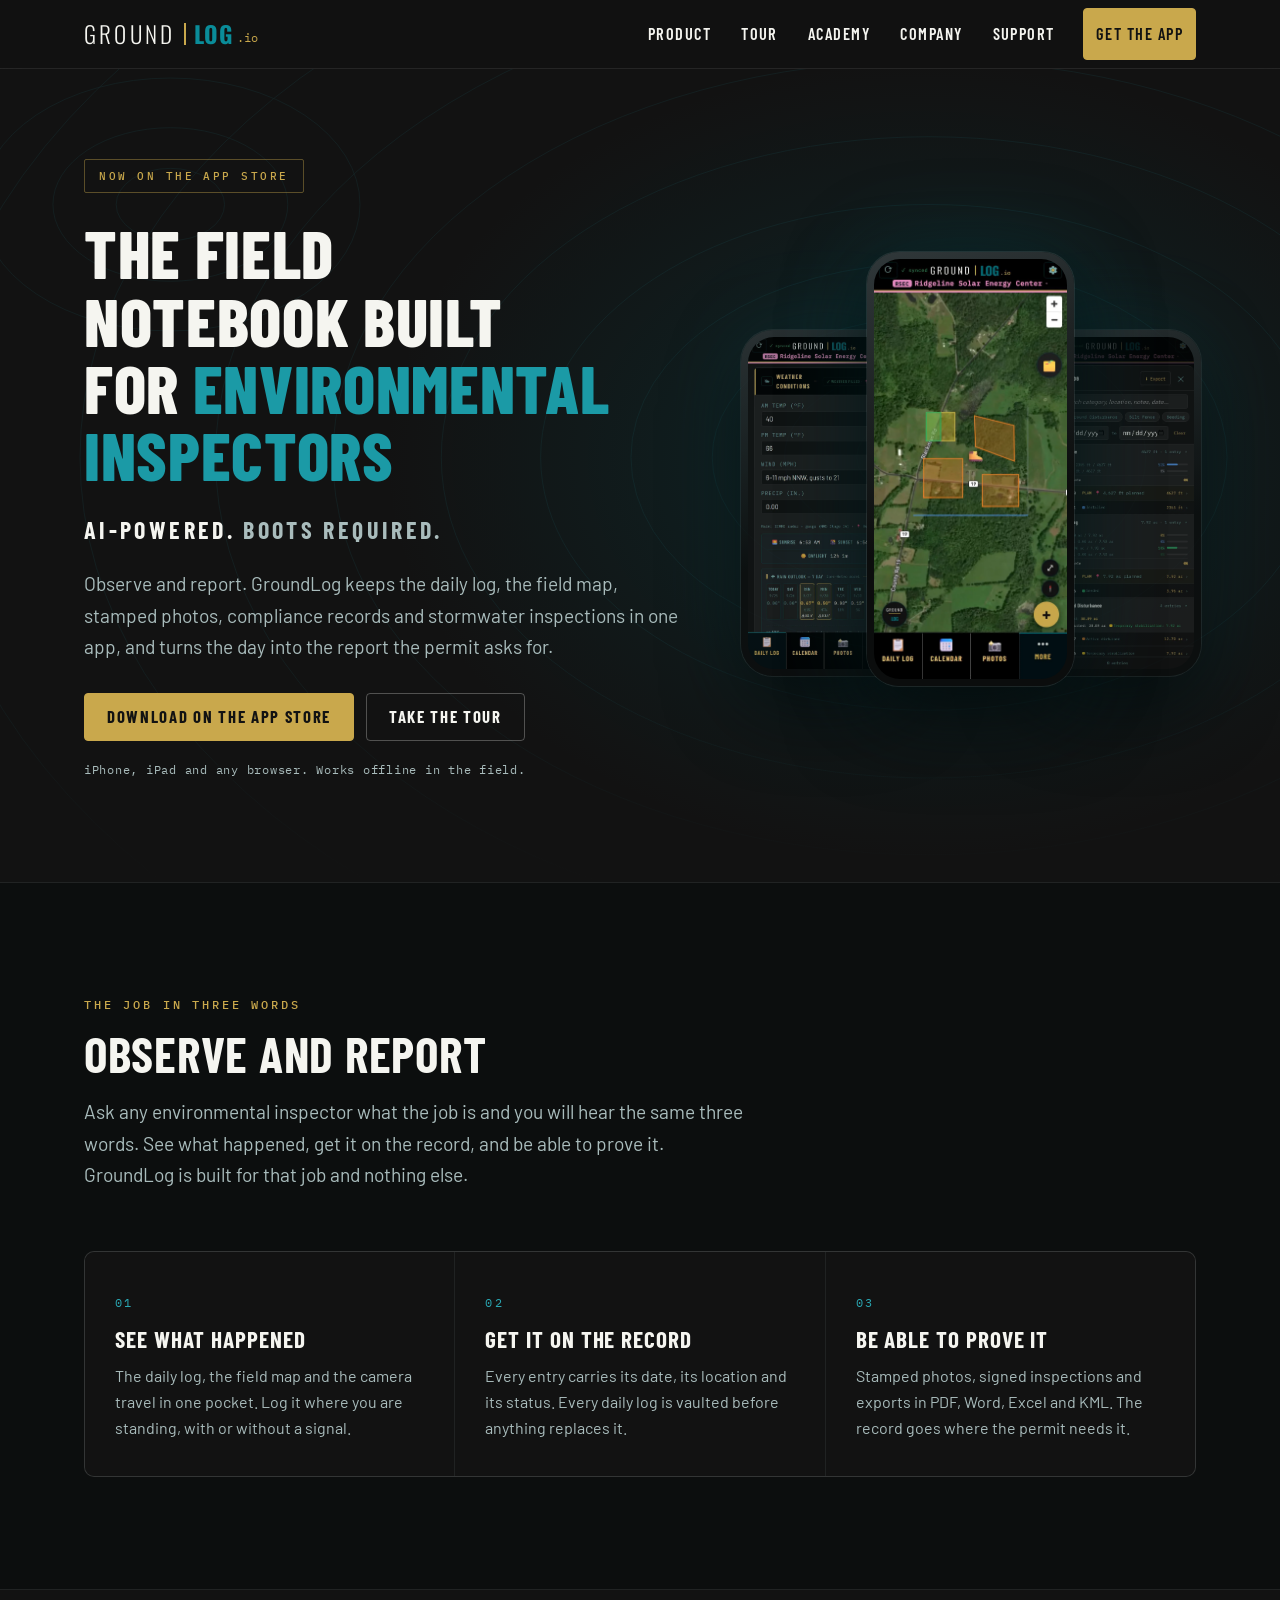
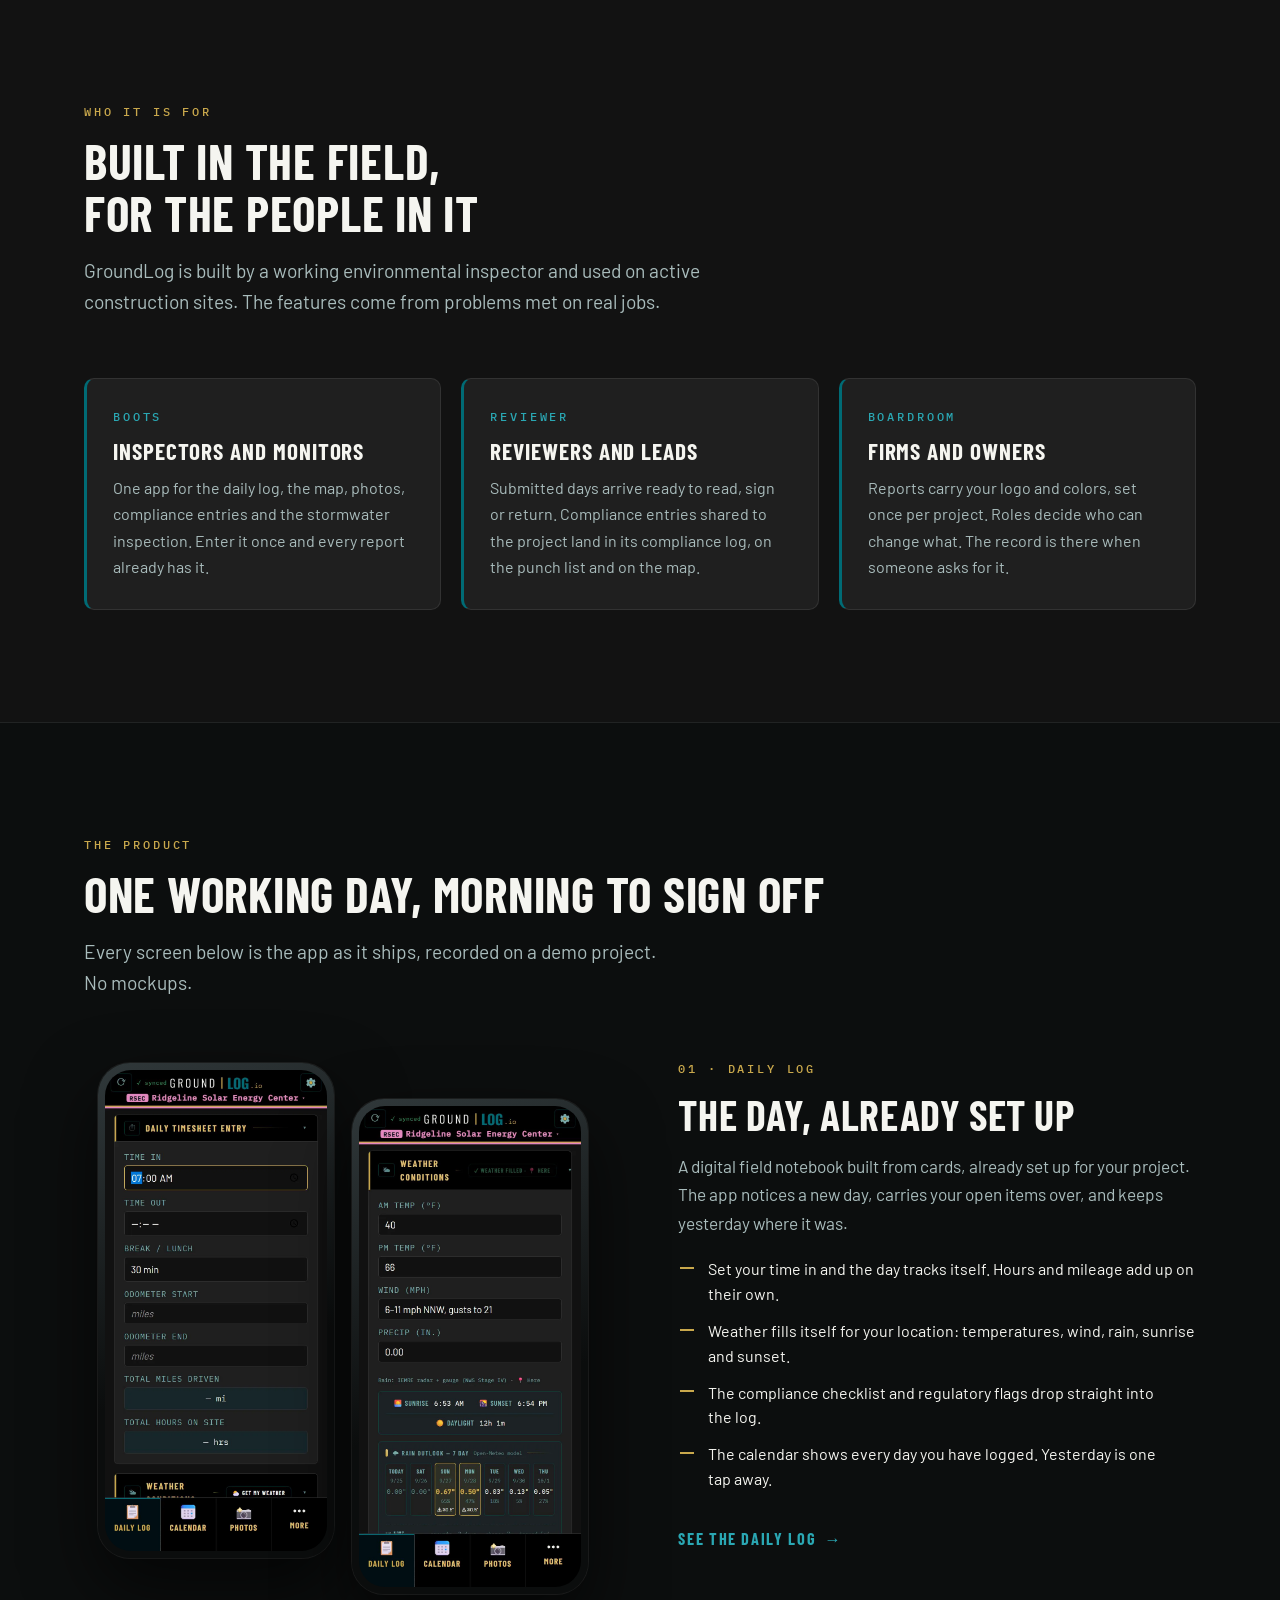
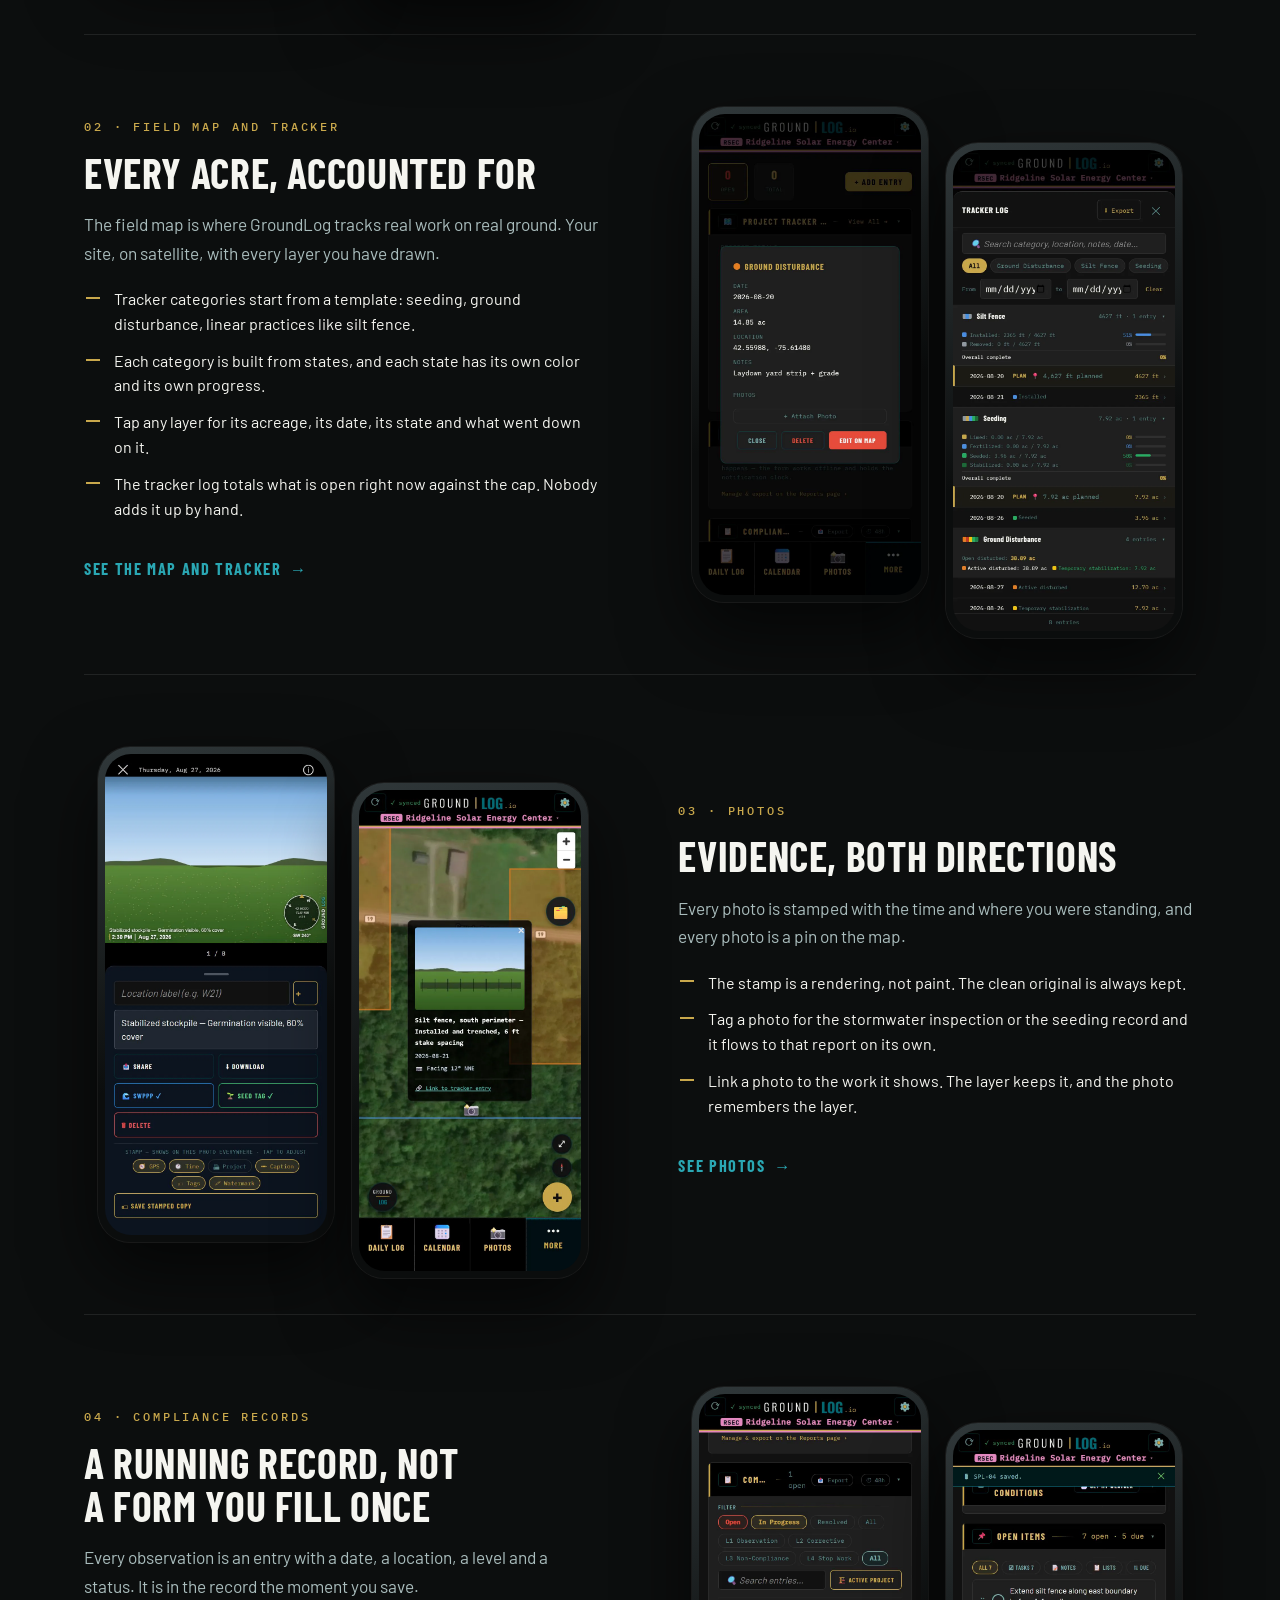
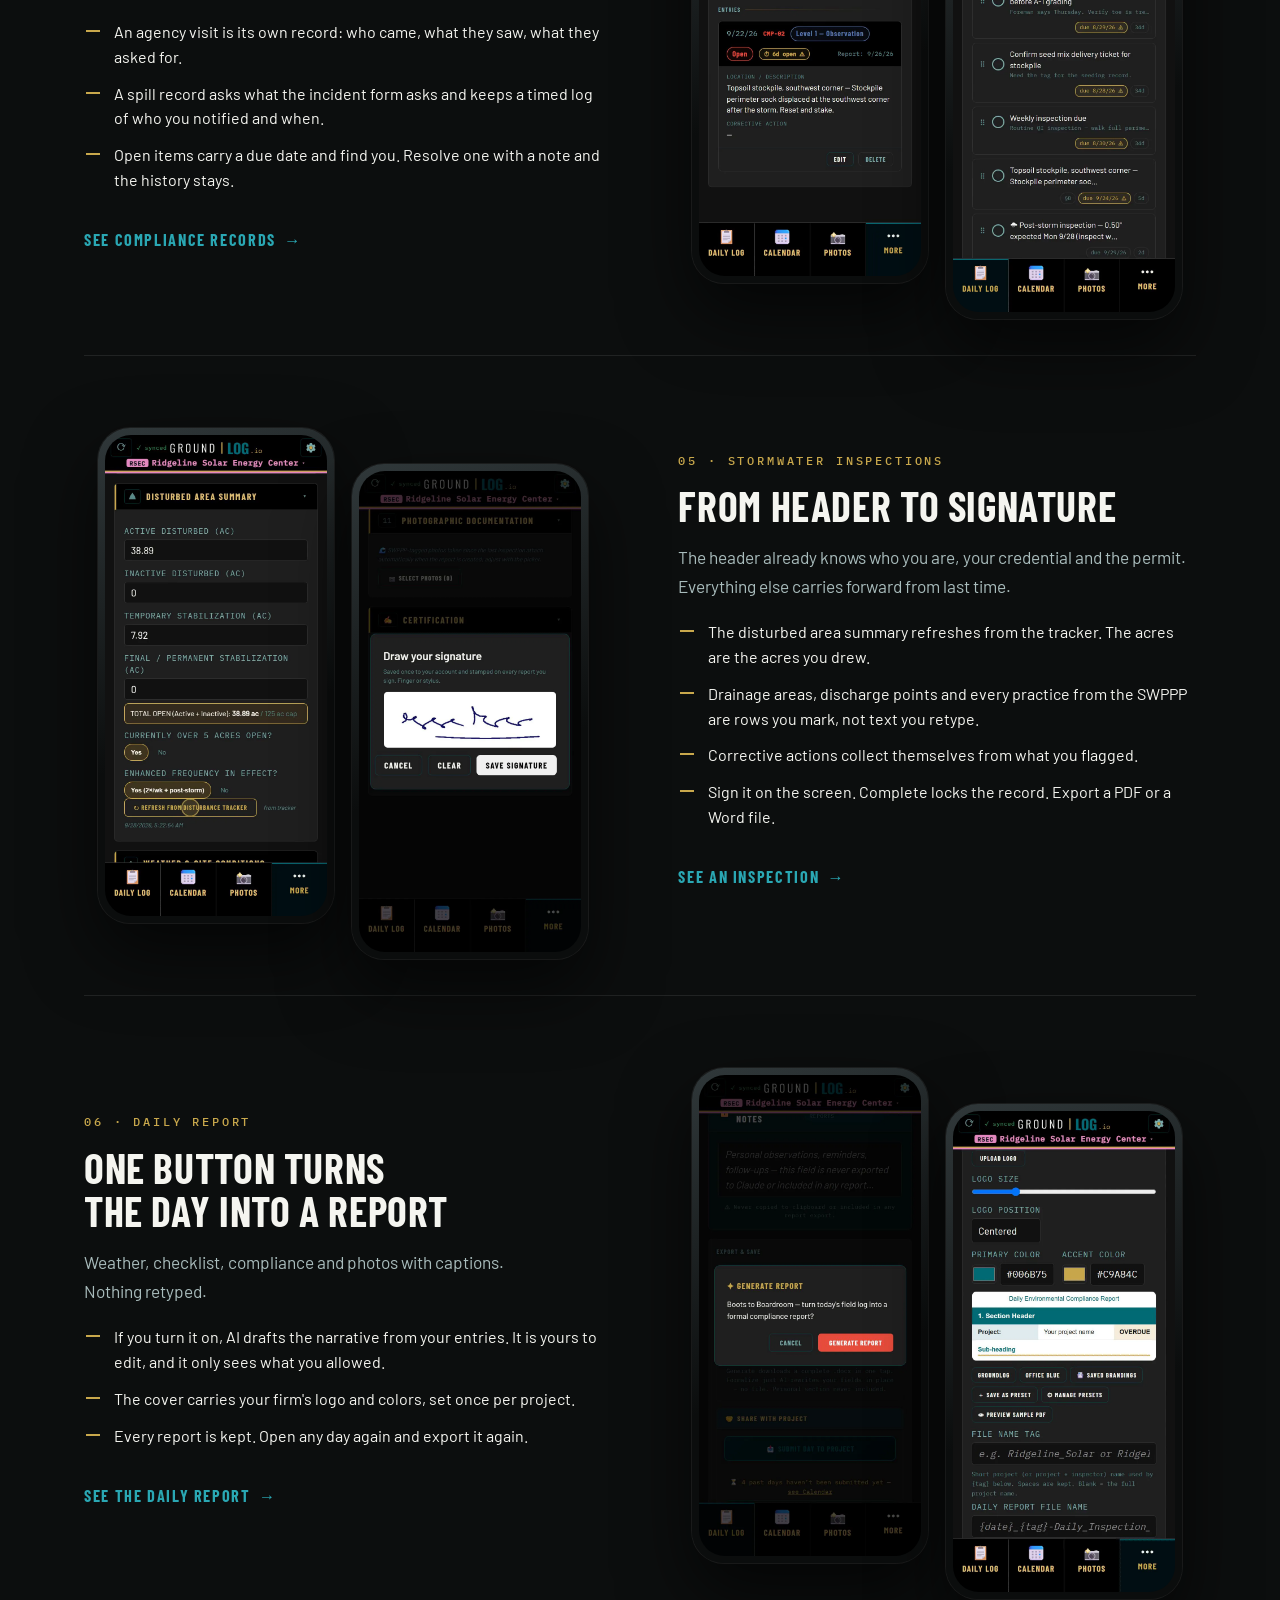
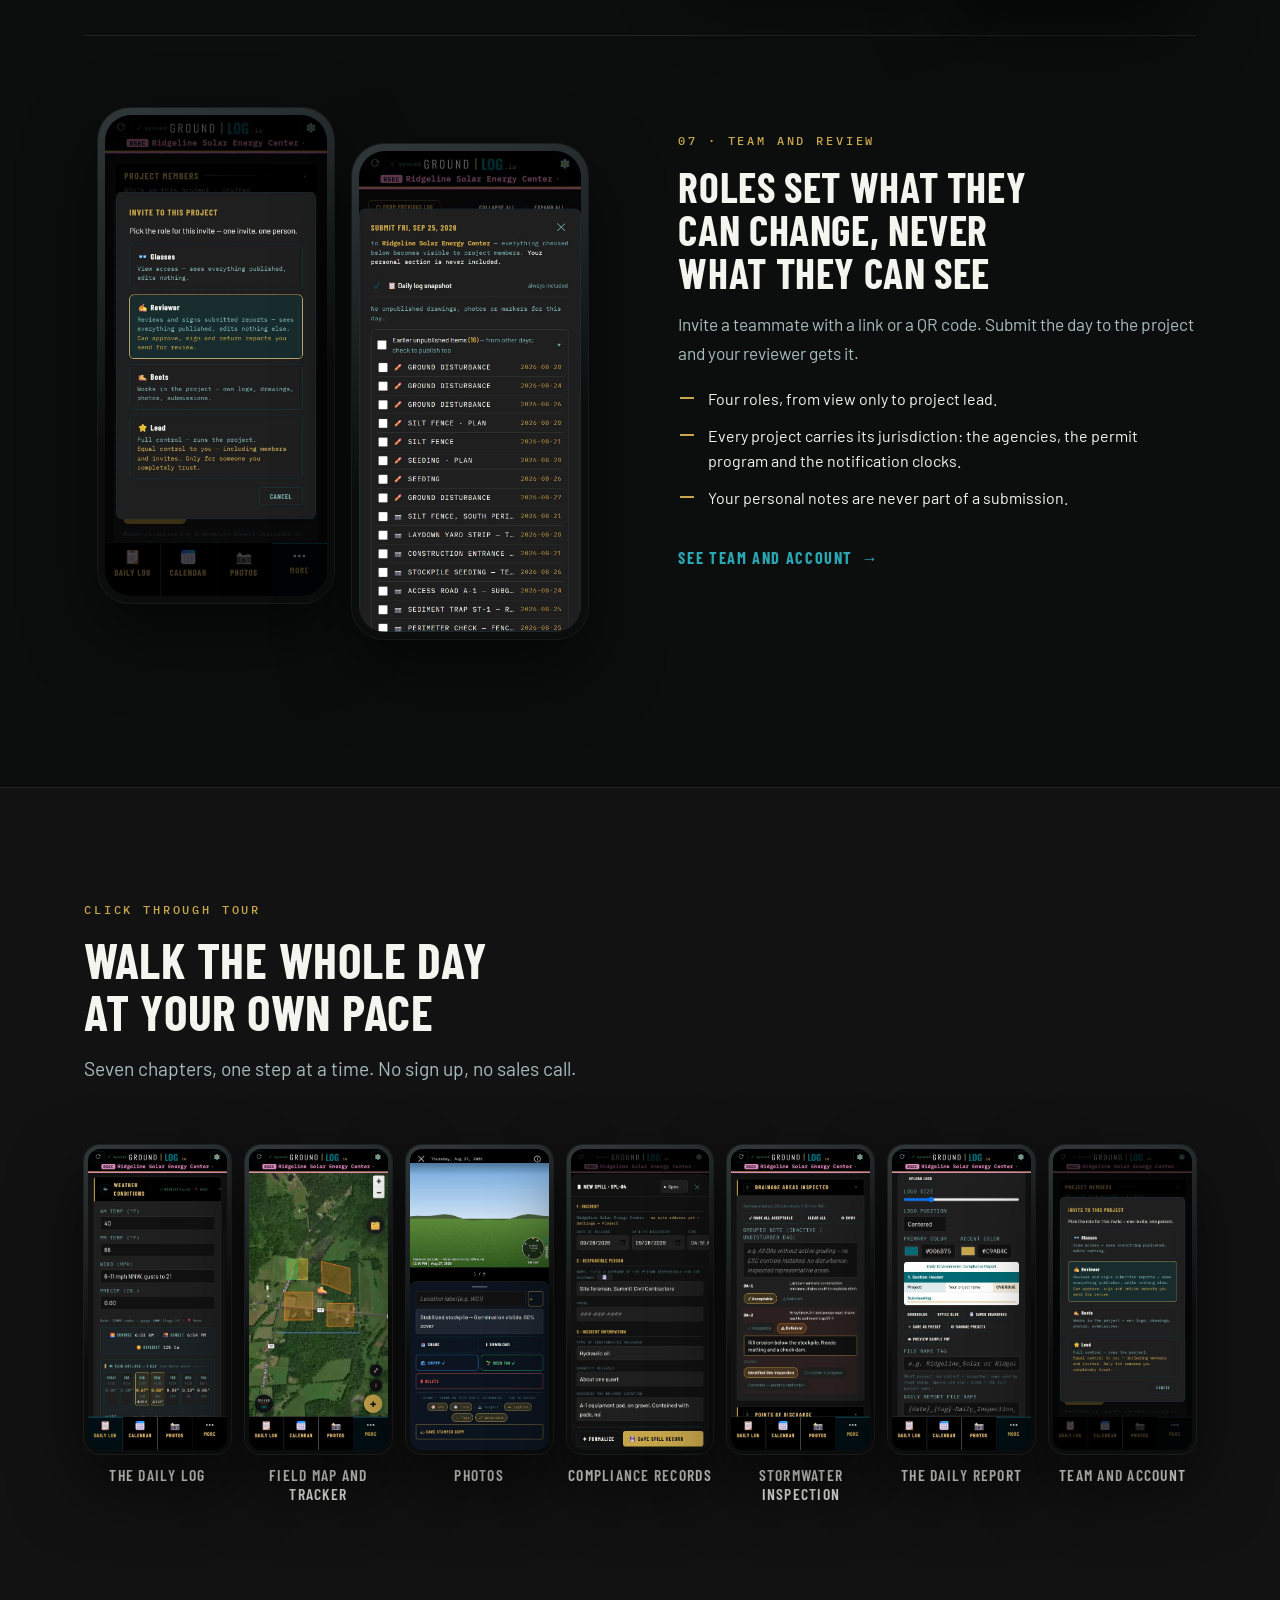
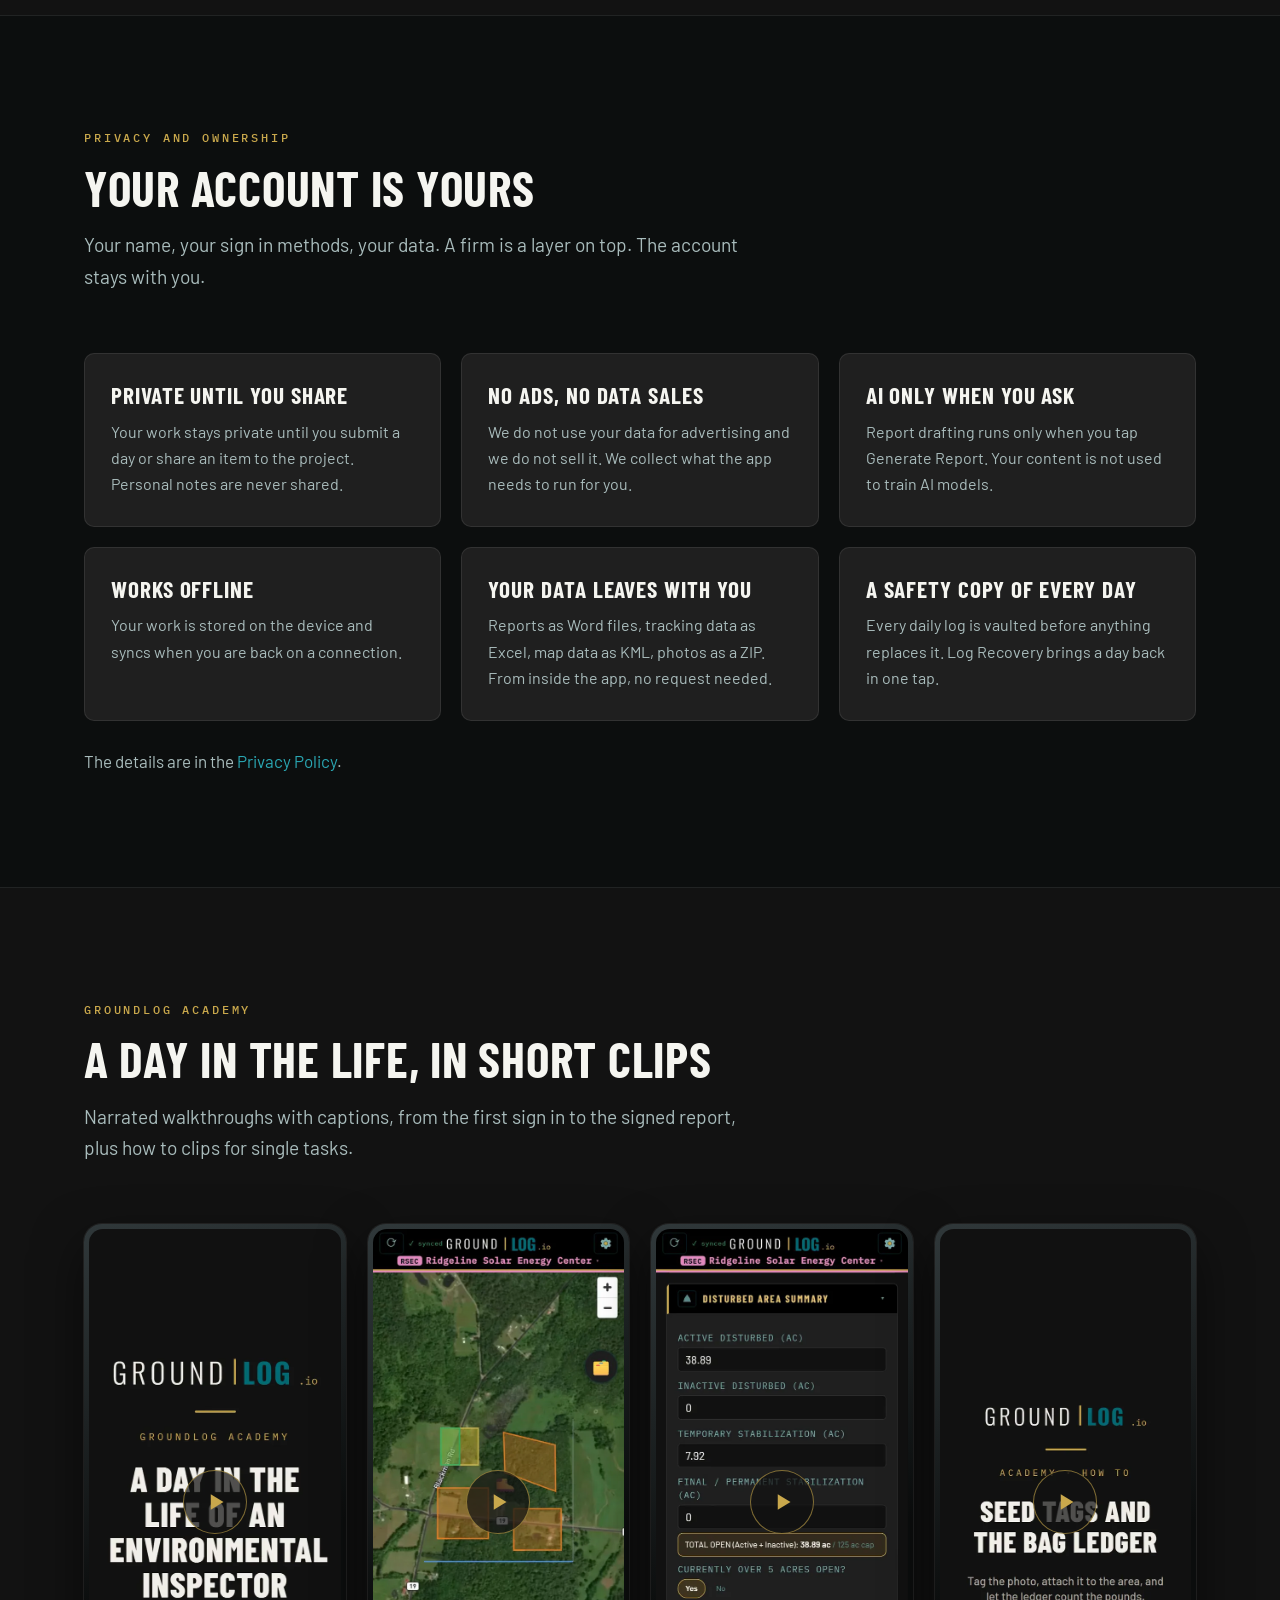
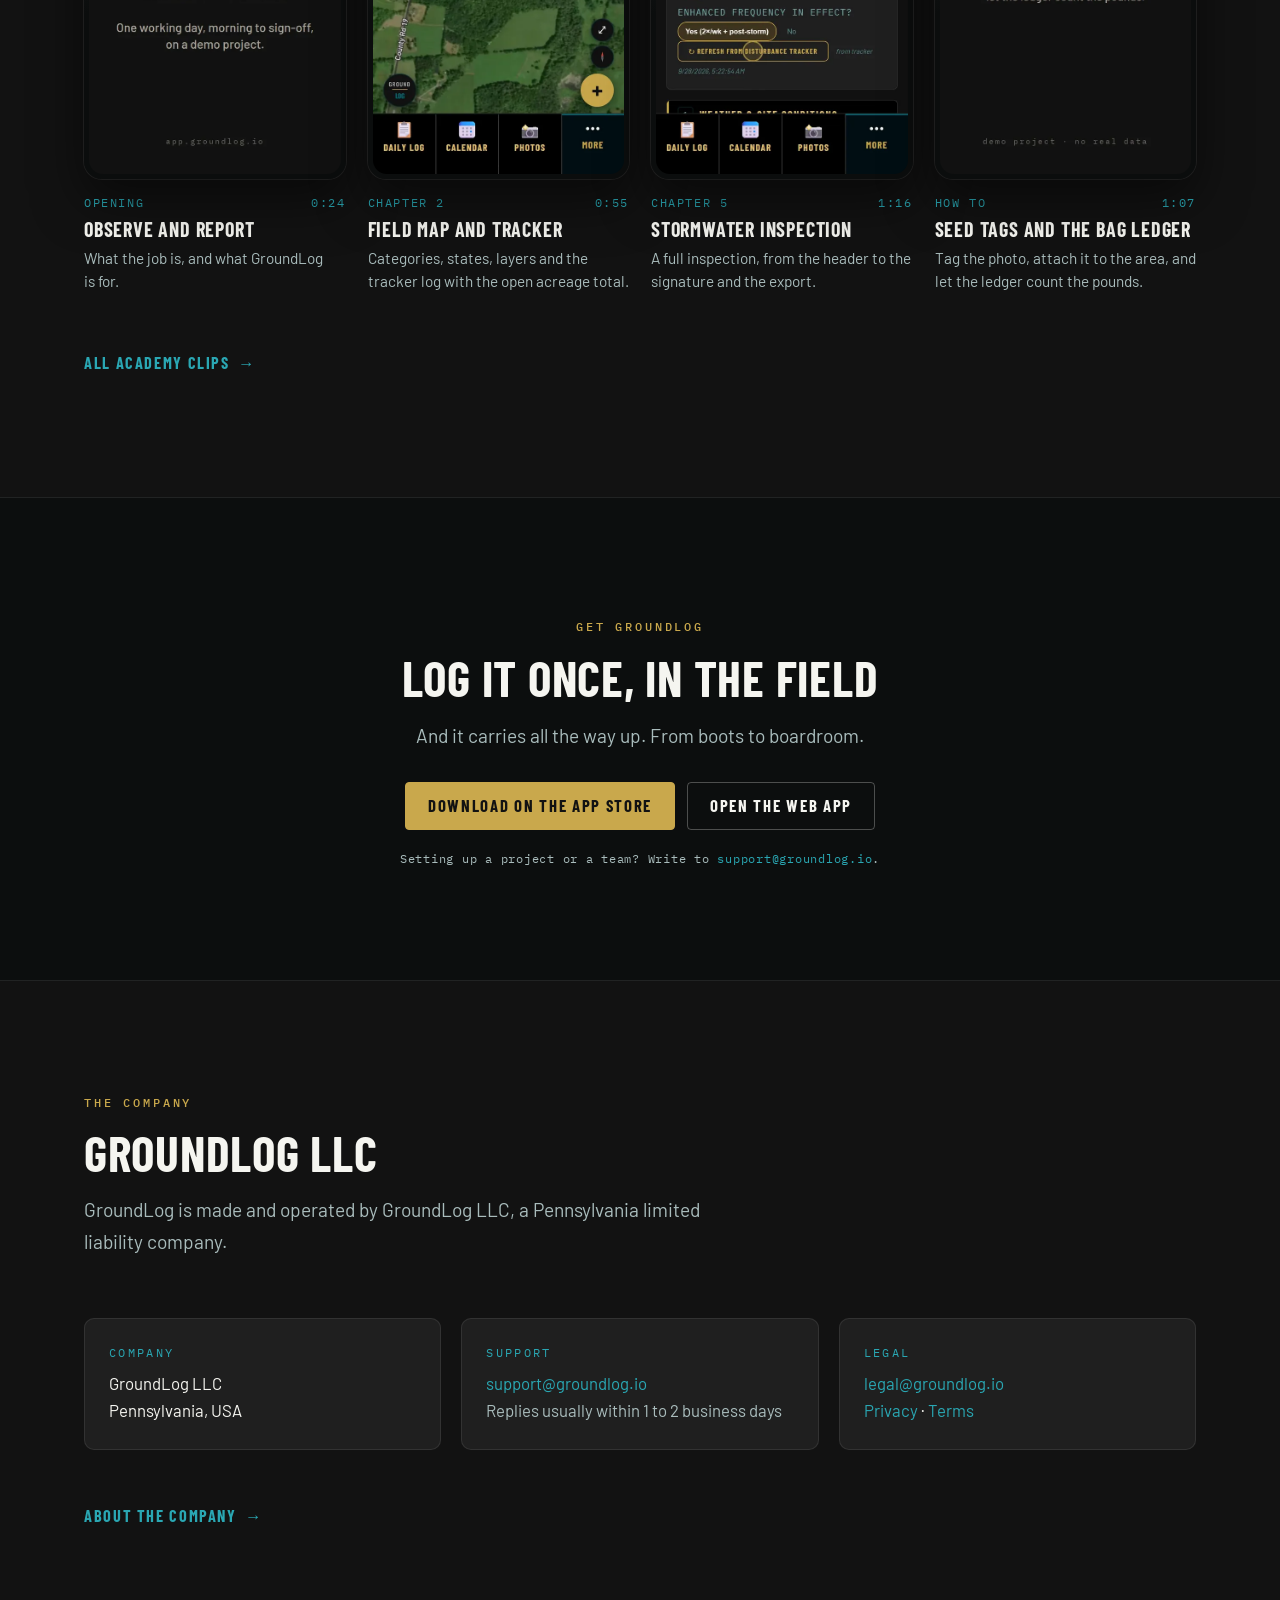
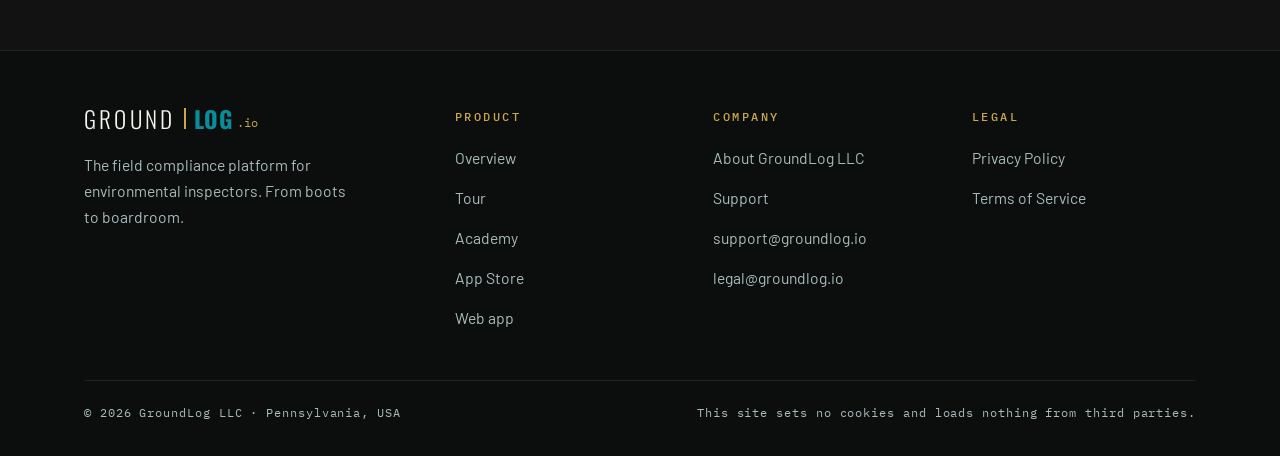
<file: index.html>
<!DOCTYPE html>
<html lang="en">
<head>
<meta charset="utf-8">
<meta name="viewport" content="width=device-width, initial-scale=1">
<title>GroundLog | The field notebook for environmental inspectors</title>
<meta name="description" content="GroundLog is the field compliance platform for environmental inspectors: daily log, field map and tracker, stamped photos, compliance records, stormwater inspections and reports. By GroundLog LLC.">
<link rel="canonical" href="https://groundlog.io/">
<meta name="theme-color" content="#121212">
<meta property="og:type" content="website">
<meta property="og:site_name" content="GroundLog">
<meta property="og:title" content="GroundLog | The field notebook for environmental inspectors">
<meta property="og:description" content="GroundLog is the field compliance platform for environmental inspectors: daily log, field map and tracker, stamped photos, compliance records, stormwater inspections and reports. By GroundLog LLC.">
<meta property="og:url" content="https://groundlog.io/">
<meta property="og:image" content="https://groundlog.io/assets/brand/og-1200x630.png">
<meta name="twitter:card" content="summary_large_image">
<link rel="icon" type="image/png" sizes="48x48" href="/assets/brand/favicon-48.png">
<link rel="icon" type="image/png" sizes="192x192" href="/assets/brand/icon-192.png">
<link rel="apple-touch-icon" href="/assets/brand/apple-touch-icon.png">
<link rel="preload" href="/assets/fonts/barlow-condensed-700.woff2" as="font" type="font/woff2" crossorigin>
<link rel="preload" href="/assets/fonts/barlow-400.woff2" as="font" type="font/woff2" crossorigin>
<link rel="stylesheet" href="/assets/fonts/fonts.css?v=2026-11-13b">
<link rel="stylesheet" href="/assets/site.css?v=2026-11-13b">
<meta name="apple-itunes-app" content="app-id=6766680599">
<script type="application/ld+json">{"@context":"https://schema.org","@graph":[{"@type":"Organization","@id":"https://groundlog.io/#org","name":"GroundLog LLC","legalName":"GroundLog LLC","url":"https://groundlog.io/","logo":"https://groundlog.io/assets/brand/icon-192.png","email":"support@groundlog.io","address":{"@type":"PostalAddress","addressRegion":"PA","addressCountry":"US"},"contactPoint":[{"@type":"ContactPoint","contactType":"customer support","email":"support@groundlog.io"},{"@type":"ContactPoint","contactType":"legal","email":"legal@groundlog.io"}]},{"@type":"WebSite","@id":"https://groundlog.io/#site","url":"https://groundlog.io/","name":"GroundLog","publisher":{"@id":"https://groundlog.io/#org"}},{"@type":"SoftwareApplication","name":"GroundLog","applicationCategory":"BusinessApplication","operatingSystem":"iOS, iPadOS, Web","url":"https://groundlog.io/","downloadUrl":"https://apps.apple.com/us/app/id6766680599","description":"Field compliance platform for environmental inspectors: daily log, field map, stamped photos, compliance records, stormwater inspections and reports.","publisher":{"@id":"https://groundlog.io/#org"}}]}</script>
</head>
<body>
<a class="skip" href="#main">Skip to content</a>
<header class="site-head">
  <div class="wrap">
    <a class="wm" href="/" aria-label="GroundLog home">
      <span class="wm-ground" aria-hidden="true">GROUND</span><span class="wm-bar" aria-hidden="true"></span><span class="wm-log" aria-hidden="true">LOG</span><span class="wm-io" aria-hidden="true">.io</span>
    </a>
    <button class="nav-toggle" type="button" aria-expanded="false" aria-controls="site-nav" aria-label="Menu">
      <svg viewBox="0 0 24 24" fill="none" stroke="currentColor" stroke-width="2" stroke-linecap="round" aria-hidden="true"><path d="M4 7h16M4 12h16M4 17h16"/></svg>
    </button>
    <nav class="nav" id="site-nav" aria-label="Main">
      <a href="/#product">Product</a>
      <a href="/tour/">Tour</a>
      <a href="/academy/">Academy</a>
      <a href="/company/">Company</a>
      <a href="/support/">Support</a>
      <a class="btn btn-sm" href="https://apps.apple.com/us/app/id6766680599">Get the app</a>
    </nav>
  </div>
</header>
<main id="main">
<section class="hero">
  <div class="hero-bg" aria-hidden="true">
    <svg viewBox="0 0 1440 900" preserveAspectRatio="xMidYMid slice" xmlns="http://www.w3.org/2000/svg">
      <g fill="none" stroke="#2aa7b3" stroke-width="0.9">
        <ellipse cx="1040" cy="430" rx="80" ry="50"/><ellipse cx="1040" cy="430" rx="160" ry="100"/>
        <ellipse cx="1040" cy="430" rx="240" ry="155"/><ellipse cx="1040" cy="430" rx="330" ry="215"/>
        <ellipse cx="1040" cy="430" rx="430" ry="280"/><ellipse cx="1040" cy="430" rx="540" ry="355"/>
        <ellipse cx="1040" cy="430" rx="660" ry="440"/><ellipse cx="1040" cy="430" rx="790" ry="530"/>
        <ellipse cx="1040" cy="430" rx="940" ry="625"/><ellipse cx="1040" cy="430" rx="1110" ry="730"/>
        <ellipse cx="200" cy="150" rx="60" ry="40"/><ellipse cx="200" cy="150" rx="130" ry="85"/>
        <ellipse cx="200" cy="150" rx="210" ry="140"/>
      </g>
    </svg>
  </div>
  <div class="wrap">
    <div>
      <span class="badge">Now on the App Store</span>
      <h1 class="h1">The field notebook built for <span class="teal">environmental inspectors</span></h1>
      <p class="tagline"><b>AI-powered.</b> Boots required.</p>
      <p class="lede">Observe and report. GroundLog keeps the daily log, the field map, stamped photos, compliance records and stormwater inspections in one app, and turns the day into the report the permit asks for.</p>
      <div class="btn-row">
        <a class="btn" href="https://apps.apple.com/us/app/id6766680599">Download on the App Store</a>
        <a class="btn btn-ghost" href="/tour/">Take the tour</a>
      </div>
      <p class="hero-note">iPhone, iPad and any browser. Works offline in the field.</p>
    </div>
    <div class="phones" aria-hidden="true">
      <div class="phone side l"><img src="/assets/tour/daily-log-05.webp" width="786" height="1704" alt=""></div>
      <div class="phone"><img src="/assets/tour/field-map-01.webp" width="786" height="1704" alt=""></div>
      <div class="phone side r"><img src="/assets/tour/field-map-05.webp" width="786" height="1704" alt=""></div>
    </div>
  </div>
</section>

<section class="sec sec-alt" aria-labelledby="three-words">
  <div class="wrap">
    <div class="sec-head">
      <span class="eyebrow">The job in three words</span>
      <h2 class="h2" id="three-words">Observe and report</h2>
      <p class="lede">Ask any environmental inspector what the job is and you will hear the same three words. See what happened, get it on the record, and be able to prove it. GroundLog is built for that job and nothing else.</p>
    </div>
    <div class="pillars">
      <div class="pillar">
        <span class="num">01</span>
        <h3 class="h3">See what happened</h3>
        <p>The daily log, the field map and the camera travel in one pocket. Log it where you are standing, with or without a signal.</p>
      </div>
      <div class="pillar">
        <span class="num">02</span>
        <h3 class="h3">Get it on the record</h3>
        <p>Every entry carries its date, its location and its status. Every daily log is vaulted before anything replaces it.</p>
      </div>
      <div class="pillar">
        <span class="num">03</span>
        <h3 class="h3">Be able to prove it</h3>
        <p>Stamped photos, signed inspections and exports in PDF, Word, Excel and KML. The record goes where the permit needs it.</p>
      </div>
    </div>
  </div>
</section>

<section class="sec" aria-labelledby="who">
  <div class="wrap">
    <div class="sec-head">
      <span class="eyebrow">Who it is for</span>
      <h2 class="h2" id="who">Built in the field, for the people in it</h2>
      <p class="lede">GroundLog is built by a working environmental inspector and used on active construction sites. The features come from problems met on real jobs.</p>
    </div>
    <div class="grid-3">
      <div class="card card-line">
        <span class="eyebrow">Boots</span>
        <h3 class="h3">Inspectors and monitors</h3>
        <p>One app for the daily log, the map, photos, compliance entries and the stormwater inspection. Enter it once and every report already has it.</p>
      </div>
      <div class="card card-line">
        <span class="eyebrow">Reviewer</span>
        <h3 class="h3">Reviewers and leads</h3>
        <p>Submitted days arrive ready to read, sign or return. Compliance entries shared to the project land in its compliance log, on the punch list and on the map.</p>
      </div>
      <div class="card card-line">
        <span class="eyebrow">Boardroom</span>
        <h3 class="h3">Firms and owners</h3>
        <p>Reports carry your logo and colors, set once per project. Roles decide who can change what. The record is there when someone asks for it.</p>
      </div>
    </div>
  </div>
</section>

<section class="sec sec-alt" id="product" aria-labelledby="product-h">
  <div class="wrap">
    <div class="sec-head">
      <span class="eyebrow">The product</span>
      <h2 class="h2" id="product-h">One working day, morning to sign off</h2>
      <p class="lede">Every screen below is the app as it ships, recorded on a demo project. No mockups.</p>
    </div>

    <article class="feature">
      <div class="shot two">
        <div class="phone"><img src="/assets/tour/daily-log-04.webp" width="786" height="1704" loading="lazy" alt="Daily timesheet card with time in set to 7:00 AM and a 30 minute lunch"></div>
        <div class="phone"><img src="/assets/tour/daily-log-05.webp" width="786" height="1704" loading="lazy" alt="Weather card filled with temperatures, wind, rainfall and a seven day rain outlook"></div>
      </div>
      <div>
        <span class="eyebrow">01 &middot; Daily log</span>
        <h2 class="h2">The day, already set up</h2>
        <p class="say">A digital field notebook built from cards, already set up for your project. The app notices a new day, carries your open items over, and keeps yesterday where it was.</p>
        <ul class="ticks">
          <li>Set your time in and the day tracks itself. Hours and mileage add up on their own.</li>
          <li>Weather fills itself for your location: temperatures, wind, rain, sunrise and sunset.</li>
          <li>The compliance checklist and regulatory flags drop straight into the log.</li>
          <li>The calendar shows every day you have logged. Yesterday is one tap away.</li>
        </ul>
        <a class="more" href="/tour/#daily-log">See the daily log</a>
      </div>
    </article>

    <article class="feature flip">
      <div class="shot two">
        <div class="phone"><img src="/assets/tour/field-map-04.webp" width="786" height="1704" loading="lazy" alt="Map layer details for a ground disturbance area: date, 14.85 acres, location and notes"></div>
        <div class="phone"><img src="/assets/tour/field-map-05.webp" width="786" height="1704" loading="lazy" alt="Tracker log listing silt fence, seeding and ground disturbance with planned and completed quantities"></div>
      </div>
      <div>
        <span class="eyebrow">02 &middot; Field map and tracker</span>
        <h2 class="h2">Every acre, accounted for</h2>
        <p class="say">The field map is where GroundLog tracks real work on real ground. Your site, on satellite, with every layer you have drawn.</p>
        <ul class="ticks">
          <li>Tracker categories start from a template: seeding, ground disturbance, linear practices like silt fence.</li>
          <li>Each category is built from states, and each state has its own color and its own progress.</li>
          <li>Tap any layer for its acreage, its date, its state and what went down on it.</li>
          <li>The tracker log totals what is open right now against the cap. Nobody adds it up by hand.</li>
        </ul>
        <a class="more" href="/tour/#field-map">See the map and tracker</a>
      </div>
    </article>

    <article class="feature">
      <div class="shot two">
        <div class="phone"><img src="/assets/tour/photos-02.webp" width="786" height="1704" loading="lazy" alt="A stamped site photo with stormwater and seed tag labels applied"></div>
        <div class="phone"><img src="/assets/tour/photos-04.webp" width="786" height="1704" loading="lazy" alt="A photo pin opened on the satellite map showing the picture taken at that spot"></div>
      </div>
      <div>
        <span class="eyebrow">03 &middot; Photos</span>
        <h2 class="h2">Evidence, both directions</h2>
        <p class="say">Every photo is stamped with the time and where you were standing, and every photo is a pin on the map.</p>
        <ul class="ticks">
          <li>The stamp is a rendering, not paint. The clean original is always kept.</li>
          <li>Tag a photo for the stormwater inspection or the seeding record and it flows to that report on its own.</li>
          <li>Link a photo to the work it shows. The layer keeps it, and the photo remembers the layer.</li>
        </ul>
        <a class="more" href="/tour/#photos">See photos</a>
      </div>
    </article>

    <article class="feature flip">
      <div class="shot two">
        <div class="phone"><img src="/assets/tour/compliance-01.webp" width="786" height="1704" loading="lazy" alt="Compliance log with status and level filters and an open entry"></div>
        <div class="phone"><img src="/assets/tour/compliance-05.webp" width="786" height="1704" loading="lazy" alt="Open items list with due dates"></div>
      </div>
      <div>
        <span class="eyebrow">04 &middot; Compliance records</span>
        <h2 class="h2">A running record, not a form you fill once</h2>
        <p class="say">Every observation is an entry with a date, a location, a level and a status. It is in the record the moment you save.</p>
        <ul class="ticks">
          <li>An agency visit is its own record: who came, what they saw, what they asked for.</li>
          <li>A spill record asks what the incident form asks and keeps a timed log of who you notified and when.</li>
          <li>Open items carry a due date and find you. Resolve one with a note and the history stays.</li>
        </ul>
        <a class="more" href="/tour/#compliance">See compliance records</a>
      </div>
    </article>

    <article class="feature">
      <div class="shot two">
        <div class="phone"><img src="/assets/tour/inspection-03.webp" width="786" height="1704" loading="lazy" alt="Disturbed area summary of a stormwater inspection, refreshed from the tracker"></div>
        <div class="phone"><img src="/assets/tour/inspection-08.webp" width="786" height="1704" loading="lazy" alt="Signature pad with a signature drawn on the screen"></div>
      </div>
      <div>
        <span class="eyebrow">05 &middot; Stormwater inspections</span>
        <h2 class="h2">From header to signature</h2>
        <p class="say">The header already knows who you are, your credential and the permit. Everything else carries forward from last time.</p>
        <ul class="ticks">
          <li>The disturbed area summary refreshes from the tracker. The acres are the acres you drew.</li>
          <li>Drainage areas, discharge points and every practice from the SWPPP are rows you mark, not text you retype.</li>
          <li>Corrective actions collect themselves from what you flagged.</li>
          <li>Sign it on the screen. Complete locks the record. Export a PDF or a Word file.</li>
        </ul>
        <a class="more" href="/tour/#inspection">See an inspection</a>
      </div>
    </article>

    <article class="feature flip">
      <div class="shot two">
        <div class="phone"><img src="/assets/tour/daily-report-02.webp" width="786" height="1704" loading="lazy" alt="Generate report prompt: turn today's field log into a formal compliance report"></div>
        <div class="phone"><img src="/assets/tour/daily-report-03.webp" width="786" height="1704" loading="lazy" alt="Report branding settings with logo size, colors and a sample report header"></div>
      </div>
      <div>
        <span class="eyebrow">06 &middot; Daily report</span>
        <h2 class="h2">One button turns the day into a report</h2>
        <p class="say">Weather, checklist, compliance and photos with captions. Nothing retyped.</p>
        <ul class="ticks">
          <li>If you turn it on, AI drafts the narrative from your entries. It is yours to edit, and it only sees what you allowed.</li>
          <li>The cover carries your firm's logo and colors, set once per project.</li>
          <li>Every report is kept. Open any day again and export it again.</li>
        </ul>
        <a class="more" href="/tour/#daily-report">See the daily report</a>
      </div>
    </article>

    <article class="feature">
      <div class="shot two">
        <div class="phone"><img src="/assets/tour/team-03.webp" width="786" height="1704" loading="lazy" alt="Invite dialog with four roles: Glasses, Reviewer, Boots and Lead"></div>
        <div class="phone"><img src="/assets/tour/daily-report-05.webp" width="786" height="1704" loading="lazy" alt="Submit the day dialog listing what becomes visible to project members"></div>
      </div>
      <div>
        <span class="eyebrow">07 &middot; Team and review</span>
        <h2 class="h2">Roles set what they can change, never what they can see</h2>
        <p class="say">Invite a teammate with a link or a QR code. Submit the day to the project and your reviewer gets it.</p>
        <ul class="ticks">
          <li>Four roles, from view only to project lead.</li>
          <li>Every project carries its jurisdiction: the agencies, the permit program and the notification clocks.</li>
          <li>Your personal notes are never part of a submission.</li>
        </ul>
        <a class="more" href="/tour/#team">See team and account</a>
      </div>
    </article>
  </div>
</section>

<section class="sec" aria-labelledby="tour-h">
  <div class="wrap">
    <div class="sec-head">
      <span class="eyebrow">Click through tour</span>
      <h2 class="h2" id="tour-h">Walk the whole day at your own pace</h2>
      <p class="lede">Seven chapters, one step at a time. No sign up, no sales call.</p>
    </div>
    <div class="strip">
      <a href="/tour/#daily-log"><div class="phone"><img src="/assets/tour/daily-log-05.webp" width="786" height="1704" loading="lazy" alt=""></div><span>The daily log</span></a>
      <a href="/tour/#field-map"><div class="phone"><img src="/assets/tour/field-map-01.webp" width="786" height="1704" loading="lazy" alt=""></div><span>Field map and tracker</span></a>
      <a href="/tour/#photos"><div class="phone"><img src="/assets/tour/photos-02.webp" width="786" height="1704" loading="lazy" alt=""></div><span>Photos</span></a>
      <a href="/tour/#compliance"><div class="phone"><img src="/assets/tour/compliance-04.webp" width="786" height="1704" loading="lazy" alt=""></div><span>Compliance records</span></a>
      <a href="/tour/#inspection"><div class="phone"><img src="/assets/tour/inspection-04.webp" width="786" height="1704" loading="lazy" alt=""></div><span>Stormwater inspection</span></a>
      <a href="/tour/#daily-report"><div class="phone"><img src="/assets/tour/daily-report-03.webp" width="786" height="1704" loading="lazy" alt=""></div><span>The daily report</span></a>
      <a href="/tour/#team"><div class="phone"><img src="/assets/tour/team-03.webp" width="786" height="1704" loading="lazy" alt=""></div><span>Team and account</span></a>
    </div>
  </div>
</section>

<section class="sec sec-alt" aria-labelledby="privacy-h">
  <div class="wrap">
    <div class="sec-head">
      <span class="eyebrow">Privacy and ownership</span>
      <h2 class="h2" id="privacy-h">Your account is yours</h2>
      <p class="lede">Your name, your sign in methods, your data. A firm is a layer on top. The account stays with you.</p>
    </div>
    <div class="grid-3">
      <div class="card">
        <h3 class="h3">Private until you share</h3>
        <p>Your work stays private until you submit a day or share an item to the project. Personal notes are never shared.</p>
      </div>
      <div class="card">
        <h3 class="h3">No ads, no data sales</h3>
        <p>We do not use your data for advertising and we do not sell it. We collect what the app needs to run for you.</p>
      </div>
      <div class="card">
        <h3 class="h3">AI only when you ask</h3>
        <p>Report drafting runs only when you tap Generate Report. Your content is not used to train AI models.</p>
      </div>
      <div class="card">
        <h3 class="h3">Works offline</h3>
        <p>Your work is stored on the device and syncs when you are back on a connection.</p>
      </div>
      <div class="card">
        <h3 class="h3">Your data leaves with you</h3>
        <p>Reports as Word files, tracking data as Excel, map data as KML, photos as a ZIP. From inside the app, no request needed.</p>
      </div>
      <div class="card">
        <h3 class="h3">A safety copy of every day</h3>
        <p>Every daily log is vaulted before anything replaces it. Log Recovery brings a day back in one tap.</p>
      </div>
    </div>
    <p class="muted" style="margin-top:26px">The details are in the <a href="/privacy/">Privacy Policy</a>.</p>
  </div>
</section>

<section class="sec" aria-labelledby="academy-h">
  <div class="wrap">
    <div class="sec-head">
      <span class="eyebrow">GroundLog Academy</span>
      <h2 class="h2" id="academy-h">A day in the life, in short clips</h2>
      <p class="lede">Narrated walkthroughs with captions, from the first sign in to the signed report, plus how to clips for single tasks.</p>
    </div>
    <div class="clips">
      <a class="clip" href="/academy/#00-observe-and-report">
        <div class="frame play"><img src="/academy/clips/00-observe-and-report.webp" width="590" height="1279" loading="lazy" alt=""></div>
        <div class="meta"><span>Opening</span><span>0:24</span></div>
        <h3 class="h3">Observe and report</h3>
        <p>What the job is, and what GroundLog is for.</p>
      </a>
      <a class="clip" href="/academy/#02-field-map-and-tracker">
        <div class="frame play"><img src="/academy/clips/02-field-map-and-tracker.webp" width="590" height="1279" loading="lazy" alt=""></div>
        <div class="meta"><span>Chapter 2</span><span>0:55</span></div>
        <h3 class="h3">Field map and tracker</h3>
        <p>Categories, states, layers and the tracker log with the open acreage total.</p>
      </a>
      <a class="clip" href="/academy/#05-stormwater-inspection">
        <div class="frame play"><img src="/academy/clips/05-stormwater-inspection.webp" width="590" height="1279" loading="lazy" alt=""></div>
        <div class="meta"><span>Chapter 5</span><span>1:16</span></div>
        <h3 class="h3">Stormwater inspection</h3>
        <p>A full inspection, from the header to the signature and the export.</p>
      </a>
      <a class="clip" href="/academy/#how-to-seed-tags-and-bag-ledger">
        <div class="frame play"><img src="/academy/clips/how-to-seed-tags-and-bag-ledger.webp" width="590" height="1279" loading="lazy" alt=""></div>
        <div class="meta"><span>How to</span><span>1:07</span></div>
        <h3 class="h3">Seed tags and the bag ledger</h3>
        <p>Tag the photo, attach it to the area, and let the ledger count the pounds.</p>
      </a>
    </div>
    <p style="margin-top:34px"><a class="more" href="/academy/">All Academy clips</a></p>
  </div>
</section>

<section class="sec sec-alt cta-band" id="get" aria-labelledby="get-h">
  <div class="wrap">
    <span class="eyebrow">Get GroundLog</span>
    <h2 class="h2" id="get-h" style="margin-top:14px">Log it once, in the field</h2>
    <p class="lede">And it carries all the way up. From boots to boardroom.</p>
    <div class="btn-row">
      <a class="btn" href="https://apps.apple.com/us/app/id6766680599">Download on the App Store</a>
      <a class="btn btn-ghost" href="https://app.groundlog.io">Open the web app</a>
    </div>
    <p class="hero-note">Setting up a project or a team? Write to <a href="mailto:support@groundlog.io">support@groundlog.io</a>.</p>
  </div>
</section>

<section class="sec" aria-labelledby="company-h">
  <div class="wrap">
    <div class="sec-head">
      <span class="eyebrow">The company</span>
      <h2 class="h2" id="company-h">GroundLog LLC</h2>
      <p class="lede">GroundLog is made and operated by GroundLog LLC, a Pennsylvania limited liability company.</p>
    </div>
    <dl class="facts">
      <div class="fact"><dt>Company</dt><dd>GroundLog LLC<br>Pennsylvania, USA</dd></div>
      <div class="fact"><dt>Support</dt><dd><a href="mailto:support@groundlog.io">support@groundlog.io</a><br><span class="muted">Replies usually within 1 to 2 business days</span></dd></div>
      <div class="fact"><dt>Legal</dt><dd><a href="mailto:legal@groundlog.io">legal@groundlog.io</a><br><a href="/privacy/">Privacy</a> &middot; <a href="/terms/">Terms</a></dd></div>
    </dl>
    <p style="margin-top:30px"><a class="more" href="/company/">About the company</a></p>
  </div>
</section>

</main>
<footer class="site-foot">
  <div class="wrap">
    <div class="foot-grid">
      <div class="foot-about">
        <a class="wm" href="/" aria-label="GroundLog home">
          <span class="wm-ground" aria-hidden="true">GROUND</span><span class="wm-bar" aria-hidden="true"></span><span class="wm-log" aria-hidden="true">LOG</span><span class="wm-io" aria-hidden="true">.io</span>
        </a>
        <p>The field compliance platform for environmental inspectors. From boots to boardroom.</p>
      </div>
      <div>
        <h2>Product</h2>
        <ul>
          <li><a href="/#product">Overview</a></li>
          <li><a href="/tour/">Tour</a></li>
          <li><a href="/academy/">Academy</a></li>
          <li><a href="https://apps.apple.com/us/app/id6766680599">App Store</a></li>
          <li><a href="https://app.groundlog.io">Web app</a></li>
        </ul>
      </div>
      <div>
        <h2>Company</h2>
        <ul>
          <li><a href="/company/">About GroundLog LLC</a></li>
          <li><a href="/support/">Support</a></li>
          <li><a href="mailto:support@groundlog.io">support@groundlog.io</a></li>
          <li><a href="mailto:legal@groundlog.io">legal@groundlog.io</a></li>
        </ul>
      </div>
      <div>
        <h2>Legal</h2>
        <ul>
          <li><a href="/privacy/">Privacy Policy</a></li>
          <li><a href="/terms/">Terms of Service</a></li>
        </ul>
      </div>
    </div>
    <div class="foot-base">
      <span>&copy; 2026 GroundLog LLC &middot; Pennsylvania, USA</span>
      <span>This site sets no cookies and loads nothing from third parties.</span>
    </div>
  </div>
</footer>
<script src="/assets/site.js?v=2026-11-13b" defer></script>
</body>
</html>
</file>
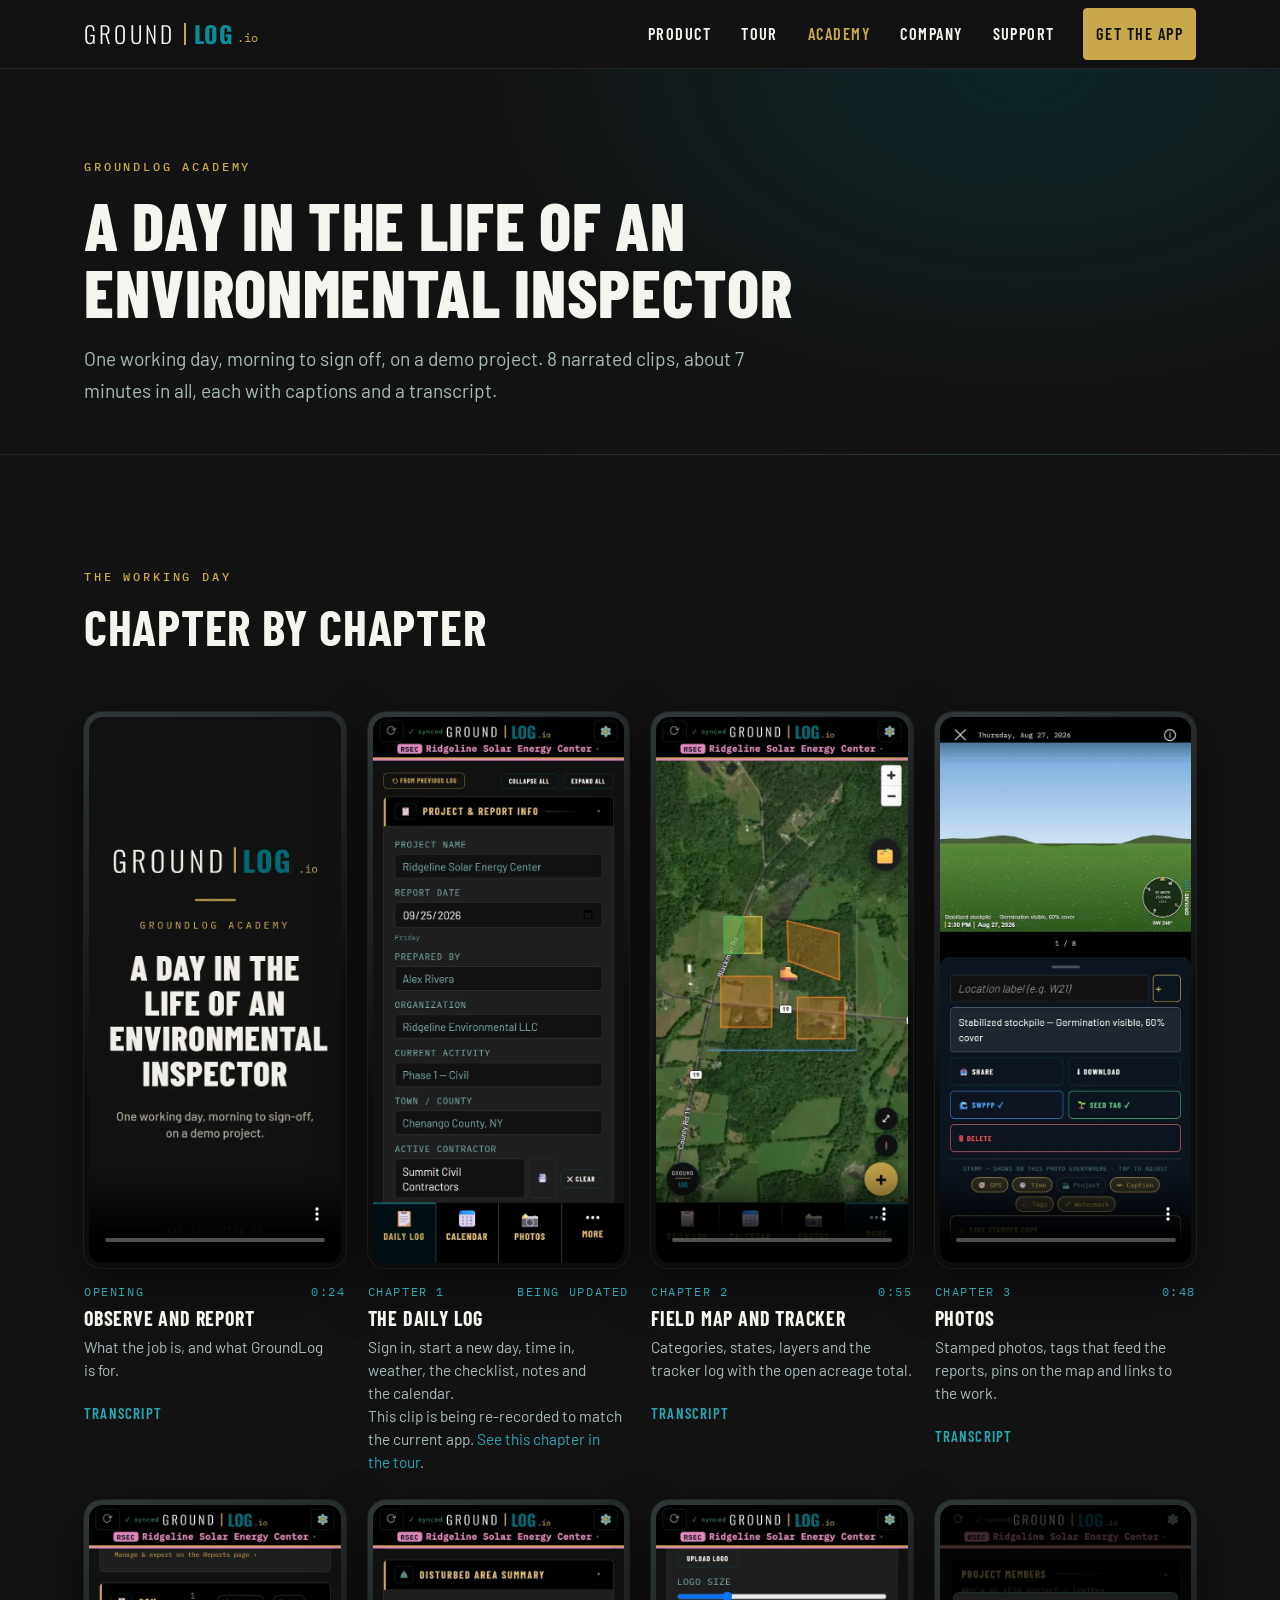
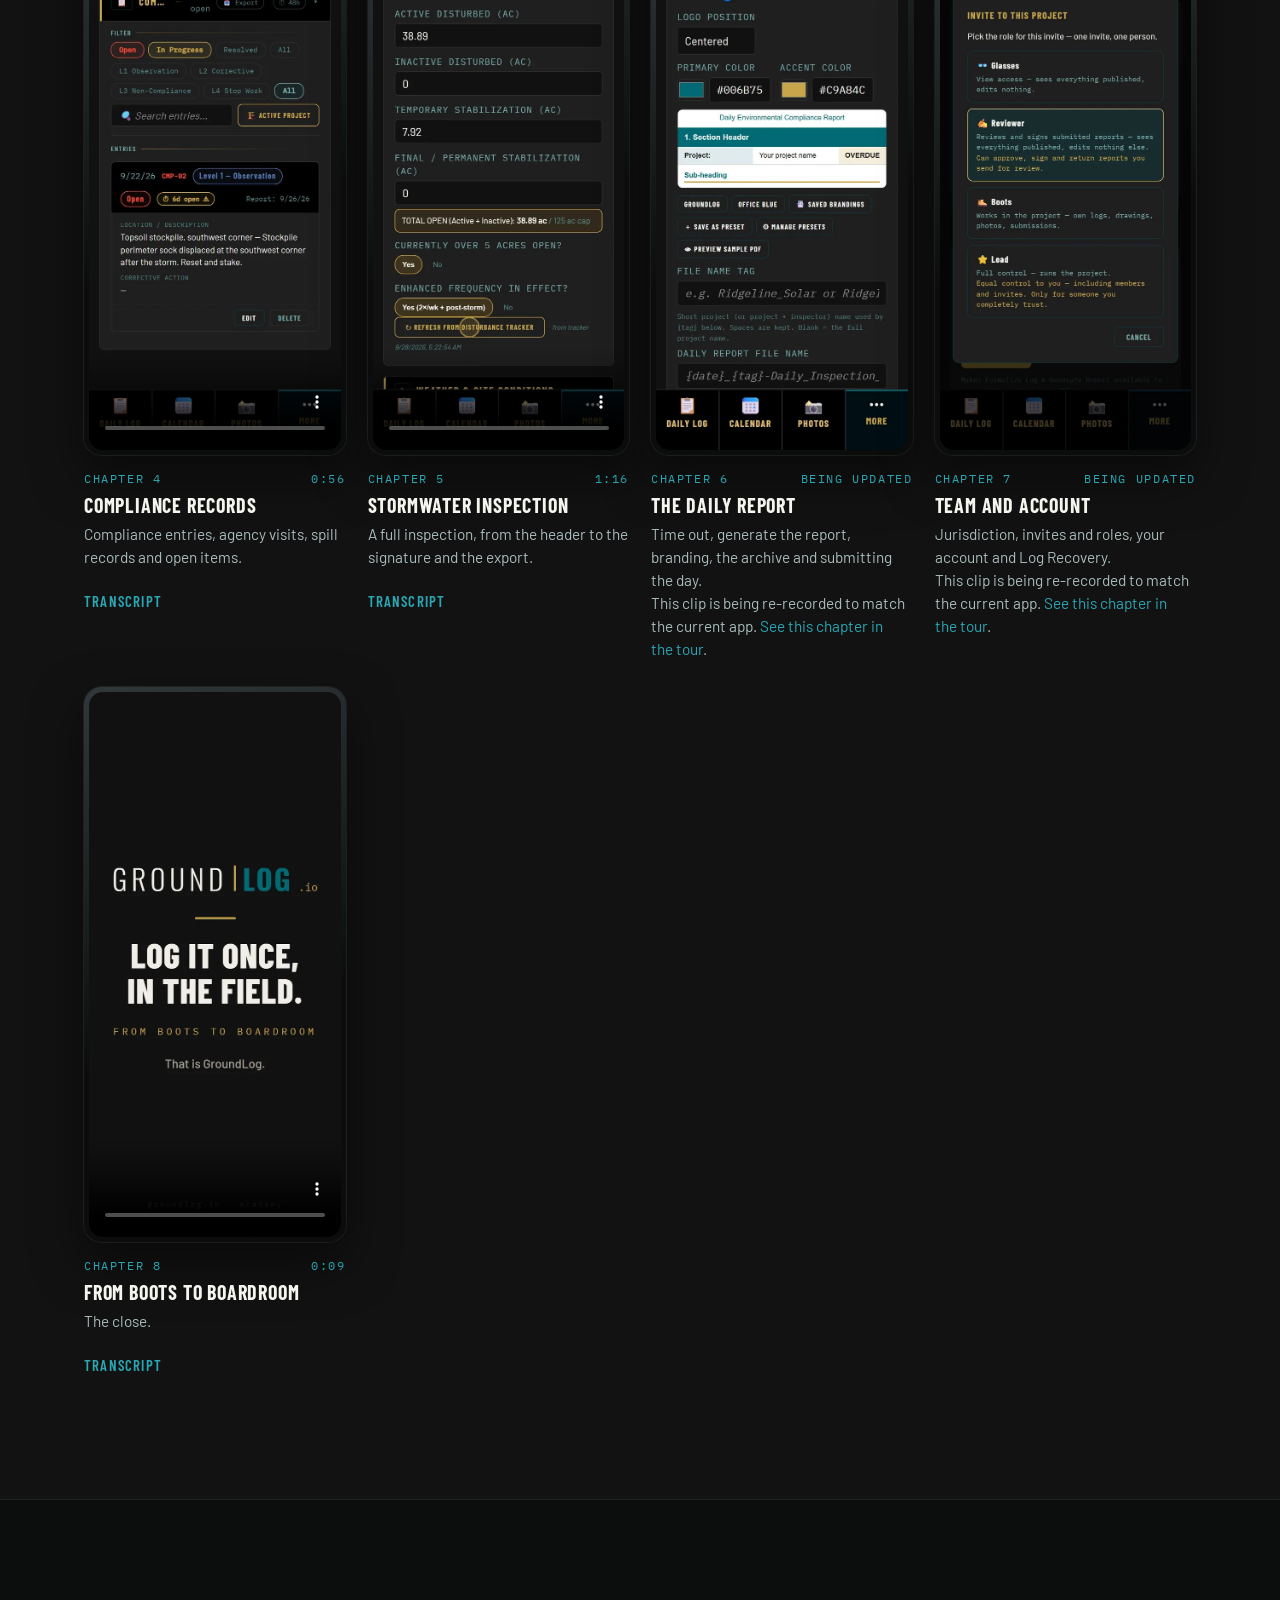
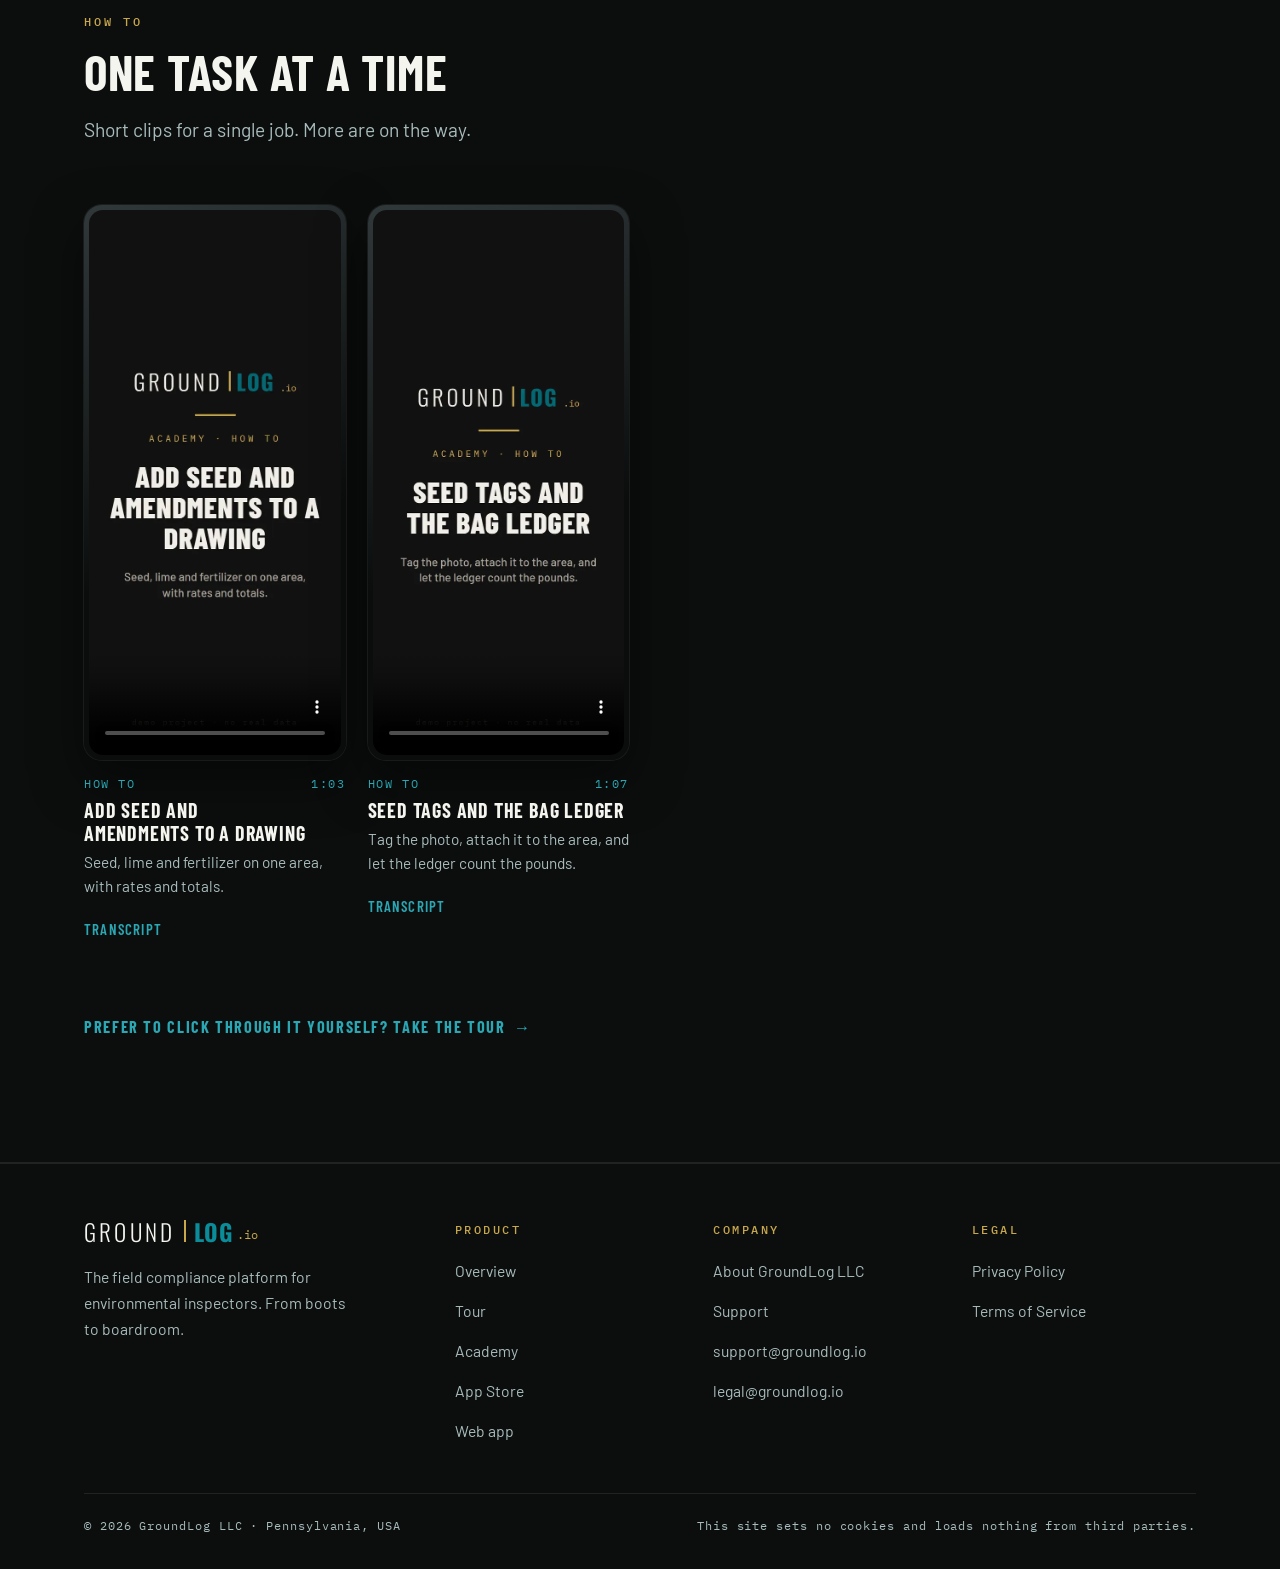
<file: academy/index.html>
<!DOCTYPE html>
<html lang="en">
<head>
<meta charset="utf-8">
<meta name="viewport" content="width=device-width, initial-scale=1">
<title>Academy | GroundLog</title>
<meta name="description" content="GroundLog Academy: narrated clips of one working day in the app, with captions and transcripts, plus how to clips for single tasks.">
<link rel="canonical" href="https://groundlog.io/academy/">
<meta name="theme-color" content="#121212">
<meta property="og:type" content="website">
<meta property="og:site_name" content="GroundLog">
<meta property="og:title" content="Academy | GroundLog">
<meta property="og:description" content="GroundLog Academy: narrated clips of one working day in the app, with captions and transcripts, plus how to clips for single tasks.">
<meta property="og:url" content="https://groundlog.io/academy/">
<meta property="og:image" content="https://groundlog.io/assets/brand/og-1200x630.png">
<meta name="twitter:card" content="summary_large_image">
<link rel="icon" type="image/png" sizes="48x48" href="/assets/brand/favicon-48.png">
<link rel="icon" type="image/png" sizes="192x192" href="/assets/brand/icon-192.png">
<link rel="apple-touch-icon" href="/assets/brand/apple-touch-icon.png">
<link rel="preload" href="/assets/fonts/barlow-condensed-700.woff2" as="font" type="font/woff2" crossorigin>
<link rel="preload" href="/assets/fonts/barlow-400.woff2" as="font" type="font/woff2" crossorigin>
<link rel="stylesheet" href="/assets/fonts/fonts.css?v=2026-11-13b">
<link rel="stylesheet" href="/assets/site.css?v=2026-11-13b">
</head>
<body>
<a class="skip" href="#main">Skip to content</a>
<header class="site-head">
  <div class="wrap">
    <a class="wm" href="/" aria-label="GroundLog home">
      <span class="wm-ground" aria-hidden="true">GROUND</span><span class="wm-bar" aria-hidden="true"></span><span class="wm-log" aria-hidden="true">LOG</span><span class="wm-io" aria-hidden="true">.io</span>
    </a>
    <button class="nav-toggle" type="button" aria-expanded="false" aria-controls="site-nav" aria-label="Menu">
      <svg viewBox="0 0 24 24" fill="none" stroke="currentColor" stroke-width="2" stroke-linecap="round" aria-hidden="true"><path d="M4 7h16M4 12h16M4 17h16"/></svg>
    </button>
    <nav class="nav" id="site-nav" aria-label="Main">
      <a href="/#product">Product</a>
      <a href="/tour/">Tour</a>
      <a href="/academy/" aria-current="page">Academy</a>
      <a href="/company/">Company</a>
      <a href="/support/">Support</a>
      <a class="btn btn-sm" href="https://apps.apple.com/us/app/id6766680599">Get the app</a>
    </nav>
  </div>
</header>
<main id="main">
<section class="page-head">
  <div class="wrap">
    <span class="eyebrow">GroundLog Academy</span>
    <h1 class="h1">A day in the life of an environmental inspector</h1>
    <p class="lede">One working day, morning to sign off, on a demo project. 8 narrated clips, about 7 minutes in all, each with captions and a transcript.</p>
  </div>
</section>
<section class="sec">
  <div class="wrap">
    <div class="sec-head">
      <span class="eyebrow">The working day</span>
      <h2 class="h2">Chapter by chapter</h2>
    </div>
    <div class="clips">
      <article class="clip" id="00-observe-and-report">
        <div class="frame"><video controls playsinline preload="none" width="786" height="1704" poster="/academy/clips/00-observe-and-report.webp" aria-label="Observe and report">
          <source src="/academy/clips/00-observe-and-report.mp4" type="video/mp4">
          <track kind="captions" src="/academy/clips/00-observe-and-report.vtt" srclang="en" label="English">
        </video></div>
        <div class="meta"><span>Opening</span><span>0:24</span></div>
        <h3 class="h3">Observe and report</h3>
        <p>What the job is, and what GroundLog is for.</p>
        <details><summary>Transcript</summary><p>Ask any environmental inspector what the job is, and you will hear the same three words. Observe and report. See what happened, get it on the record, and be able to prove it. GroundLog is the field notebook built for that job.</p><p>This is one working day. Morning to sign off. Everything you are about to see is the app as it ships, on a demo project.</p></details>
      </article>
      <article class="clip" id="01-the-daily-log">
        <div class="frame"><img src="/academy/clips/01-the-daily-log.webp" width="590" height="1279" loading="lazy" alt=""></div>
        <div class="meta"><span>Chapter 1</span><span>Being updated</span></div>
        <h3 class="h3">The daily log</h3>
        <p>Sign in, start a new day, time in, weather, the checklist, notes and the calendar.</p>
        <p>This clip is being re-recorded to match the current app. <a href="/tour/#daily-log">See this chapter in the tour</a>.</p>
      </article>
      <article class="clip" id="02-field-map-and-tracker">
        <div class="frame"><video controls playsinline preload="none" width="786" height="1704" poster="/academy/clips/02-field-map-and-tracker.webp" aria-label="Field map and tracker">
          <source src="/academy/clips/02-field-map-and-tracker.mp4" type="video/mp4">
          <track kind="captions" src="/academy/clips/02-field-map-and-tracker.vtt" srclang="en" label="English">
        </video></div>
        <div class="meta"><span>Chapter 2</span><span>0:55</span></div>
        <h3 class="h3">Field map and tracker</h3>
        <p>Categories, states, layers and the tracker log with the open acreage total.</p>
        <details><summary>Transcript</summary><p>The field map is where GroundLog tracks real work on real ground. Your site, on satellite, with every layer you have drawn.</p><p>Every tracker category starts from a template. Seeding, ground disturbance, linear practices like silt fence. Pick the closest one. Everything stays editable.</p><p>A category is built from states. Each state has its own color and its own progress. Ground disturbance runs active, inactive, temporary, final, closeout.</p><p>Tap any layer and you get its acreage, its date, its state, and what went down on it.</p><p>Now open the tracker log. Every state measured against the plan, acre by acre, automatically. And the number the permit cares about. Total open right now, against the five acre cap. Nobody adds it up by hand.</p></details>
      </article>
      <article class="clip" id="03-photos">
        <div class="frame"><video controls playsinline preload="none" width="786" height="1704" poster="/academy/clips/03-photos.webp" aria-label="Photos">
          <source src="/academy/clips/03-photos.mp4" type="video/mp4">
          <track kind="captions" src="/academy/clips/03-photos.vtt" srclang="en" label="English">
        </video></div>
        <div class="meta"><span>Chapter 3</span><span>0:48</span></div>
        <h3 class="h3">Photos</h3>
        <p>Stamped photos, tags that feed the reports, pins on the map and links to the work.</p>
        <details><summary>Transcript</summary><p>The Photos page groups your day for you. Newest first, by date. Every one stamped with the time and where you were standing.</p><p>Open a photo and tag it. Tag it for the stormwater inspection, or for the seeding record, and it flows to that report on its own.</p><p>The stamp is a rendering, not paint. The clean original is always kept, and every element of the stamp can be turned off per photo, forever.</p><p>Every photo is also a pin on the map, where you were standing when you took it. Show today&#x27;s, a date range, or all of them, and tap a pin to see the shot.</p><p>From the pin, link the photo to the work it shows. The layer keeps it, and the photo remembers the layer. Evidence, both directions.</p></details>
      </article>
      <article class="clip" id="04-compliance-records">
        <div class="frame"><video controls playsinline preload="none" width="786" height="1704" poster="/academy/clips/04-compliance-records.webp" aria-label="Compliance records">
          <source src="/academy/clips/04-compliance-records.mp4" type="video/mp4">
          <track kind="captions" src="/academy/clips/04-compliance-records.vtt" srclang="en" label="English">
        </video></div>
        <div class="meta"><span>Chapter 4</span><span>0:56</span></div>
        <h3 class="h3">Compliance records</h3>
        <p>Compliance entries, agency visits, spill records and open items.</p>
        <details><summary>Transcript</summary><p>Compliance is a running record, not a form you fill once. Every observation is an entry with a date, a location and a status.</p><p>Add one from the field. What you saw, where, how serious, with a photo. It is in the record the moment you save.</p><p>An agency walks the site. The visit is its own record. Who came, what they saw, what they asked for. One tap writes the summary into the daily log, and the running visit log exports on its own.</p><p>A spill gets the same treatment. What was released, how much, and where. The record asks what the incident form asks, runs the reportability test for your state, and keeps a timed log of who you notified and when.</p><p>Open items are your to do list on the site. Add one, give it a due date, and it will find you. Resolve it with a note. The history stays.</p></details>
      </article>
      <article class="clip" id="05-stormwater-inspection">
        <div class="frame"><video controls playsinline preload="none" width="786" height="1704" poster="/academy/clips/05-stormwater-inspection.webp" aria-label="Stormwater inspection">
          <source src="/academy/clips/05-stormwater-inspection.mp4" type="video/mp4">
          <track kind="captions" src="/academy/clips/05-stormwater-inspection.vtt" srclang="en" label="English">
        </video></div>
        <div class="meta"><span>Chapter 5</span><span>1:16</span></div>
        <h3 class="h3">Stormwater inspection</h3>
        <p>A full inspection, from the header to the signature and the export.</p>
        <details><summary>Transcript</summary><p>Stormwater inspections are kept on the Reports page. Here is the running list, newest on top, each one marked draft or completed.</p><p>Start today&#x27;s. The header already knows who you are, your credential and the permit. Everything else carries forward from last time.</p><p>The disturbed area summary refreshes from the tracker log. One tap, and the acres are the acres you drew.</p><p>Drainage areas and discharge points carry forward from the last inspection. Mark them acceptable in one tap. Flip one to deficient and the note opens.</p><p>Every practice from the SWPPP is a row. Installed, condition, maintenance, corrective action.</p><p>Corrective actions collect themselves from what you flagged. Add your own if you need to.</p><p>Photos you tagged for stormwater since the last inspection are already here.</p><p>Sign it on the screen, with a finger or a stylus. Complete locks the record, and offers to carry what you flagged into the compliance log. Reopening asks you to confirm, because this is a regulatory record.</p><p>Export a PDF or a Word file in the format the agency expects, and send it from your phone.</p></details>
      </article>
      <article class="clip" id="06-the-daily-report">
        <div class="frame"><img src="/academy/clips/06-the-daily-report.webp" width="590" height="1279" loading="lazy" alt=""></div>
        <div class="meta"><span>Chapter 6</span><span>Being updated</span></div>
        <h3 class="h3">The daily report</h3>
        <p>Time out, generate the report, branding, the archive and submitting the day.</p>
        <p>This clip is being re-recorded to match the current app. <a href="/tour/#daily-report">See this chapter in the tour</a>.</p>
      </article>
      <article class="clip" id="07-team-and-account">
        <div class="frame"><img src="/academy/clips/07-team-and-account.webp" width="590" height="1279" loading="lazy" alt=""></div>
        <div class="meta"><span>Chapter 7</span><span>Being updated</span></div>
        <h3 class="h3">Team and account</h3>
        <p>Jurisdiction, invites and roles, your account and Log Recovery.</p>
        <p>This clip is being re-recorded to match the current app. <a href="/tour/#team">See this chapter in the tour</a>.</p>
      </article>
      <article class="clip" id="08-boots-to-boardroom">
        <div class="frame"><video controls playsinline preload="none" width="786" height="1704" poster="/academy/clips/08-boots-to-boardroom.webp" aria-label="From boots to boardroom">
          <source src="/academy/clips/08-boots-to-boardroom.mp4" type="video/mp4">
          <track kind="captions" src="/academy/clips/08-boots-to-boardroom.vtt" srclang="en" label="English">
        </video></div>
        <div class="meta"><span>Chapter 8</span><span>0:09</span></div>
        <h3 class="h3">From boots to boardroom</h3>
        <p>The close.</p>
        <details><summary>Transcript</summary><p>Log it once, in the field, and it carries all the way up. From boots to boardroom. That is GroundLog.</p></details>
      </article>
    </div>
  </div>
</section>
<section class="sec sec-alt">
  <div class="wrap">
    <div class="sec-head">
      <span class="eyebrow">How to</span>
      <h2 class="h2">One task at a time</h2>
      <p class="lede">Short clips for a single job. More are on the way.</p>
    </div>
    <div class="clips">
      <article class="clip" id="how-to-seed-and-amendments">
        <div class="frame"><video controls playsinline preload="none" width="786" height="1704" poster="/academy/clips/how-to-seed-and-amendments.webp" aria-label="Add seed and amendments to a drawing">
          <source src="/academy/clips/how-to-seed-and-amendments.mp4" type="video/mp4">
          <track kind="captions" src="/academy/clips/how-to-seed-and-amendments.vtt" srclang="en" label="English">
        </video></div>
        <div class="meta"><span>How to</span><span>1:03</span></div>
        <h3 class="h3">Add seed and amendments to a drawing</h3>
        <p>Seed, lime and fertilizer on one area, with rates and totals.</p>
        <details><summary>Transcript</summary><p>Seed, lime and fertilizer all go on the record the same way. Start on the map, at the area that was treated, and tap it.</p><p>The popup shows what is on file for that area. Open Actions, then Edit.</p><p>Scroll down to Applications. One drawing carries as many applications as the work took. The first row is the seed.</p><p>Name the mix and enter the rate from the spec. GroundLog multiplies the rate by the acres you drew, and shows what the area requires.</p><p>Then enter what actually went down, and how many seed tags you collected.</p><p>Add a row for each amendment. Pick lime, name the product, then set the rate and the unit.</p><p>Then the fertilizer. Every row writes its own note as you go, so nothing is typed twice.</p><p>Save the entry. The tracker log now carries the materials, the rates and the totals, and they flow to the seeding record on their own.</p></details>
      </article>
      <article class="clip" id="how-to-seed-tags-and-bag-ledger">
        <div class="frame"><video controls playsinline preload="none" width="786" height="1704" poster="/academy/clips/how-to-seed-tags-and-bag-ledger.webp" aria-label="Seed tags and the bag ledger">
          <source src="/academy/clips/how-to-seed-tags-and-bag-ledger.mp4" type="video/mp4">
          <track kind="captions" src="/academy/clips/how-to-seed-tags-and-bag-ledger.vtt" srclang="en" label="English">
        </video></div>
        <div class="meta"><span>How to</span><span>1:07</span></div>
        <h3 class="h3">Seed tags and the bag ledger</h3>
        <p>Tag the photo, attach it to the area, and let the ledger count the pounds.</p>
        <details><summary>Transcript</summary><p>A seed tag is the proof of what went in the ground. Photograph the tag, open the photo, tap the info button, and mark it as a seed tag.</p><p>Now attach the tag to the area it was used on. Open the drawing, choose Edit, then Attach Photo. Your tag photos have their own filter. Pick the tag, and tap Done.</p><p>Then tap the label under the photo to make it a material tag. Say which product it belongs to, and how many tags are in the shot.</p><p>Save the entry.</p><p>One thing is left, the bag weight. It is set once per project. In Settings, open Bag weights, name the mix, then enter the pounds per bag and the rate from the spec.</p><p>Open the tag photo again, and the ledger has done the math. The tags in the photo, times the bag weight, less what went down on this area. What is left carries to the next one.</p><p>The tracker log shows the tags beside the pounds, and the seeding record exports with the tag photos attached.</p></details>
      </article>
    </div>
    <p style="margin-top:40px"><a class="more" href="/tour/">Prefer to click through it yourself? Take the tour</a></p>
  </div>
</section>
</main>
<footer class="site-foot">
  <div class="wrap">
    <div class="foot-grid">
      <div class="foot-about">
        <a class="wm" href="/" aria-label="GroundLog home">
          <span class="wm-ground" aria-hidden="true">GROUND</span><span class="wm-bar" aria-hidden="true"></span><span class="wm-log" aria-hidden="true">LOG</span><span class="wm-io" aria-hidden="true">.io</span>
        </a>
        <p>The field compliance platform for environmental inspectors. From boots to boardroom.</p>
      </div>
      <div>
        <h2>Product</h2>
        <ul>
          <li><a href="/#product">Overview</a></li>
          <li><a href="/tour/">Tour</a></li>
          <li><a href="/academy/">Academy</a></li>
          <li><a href="https://apps.apple.com/us/app/id6766680599">App Store</a></li>
          <li><a href="https://app.groundlog.io">Web app</a></li>
        </ul>
      </div>
      <div>
        <h2>Company</h2>
        <ul>
          <li><a href="/company/">About GroundLog LLC</a></li>
          <li><a href="/support/">Support</a></li>
          <li><a href="mailto:support@groundlog.io">support@groundlog.io</a></li>
          <li><a href="mailto:legal@groundlog.io">legal@groundlog.io</a></li>
        </ul>
      </div>
      <div>
        <h2>Legal</h2>
        <ul>
          <li><a href="/privacy/">Privacy Policy</a></li>
          <li><a href="/terms/">Terms of Service</a></li>
        </ul>
      </div>
    </div>
    <div class="foot-base">
      <span>&copy; 2026 GroundLog LLC &middot; Pennsylvania, USA</span>
      <span>This site sets no cookies and loads nothing from third parties.</span>
    </div>
  </div>
</footer>
<script src="/assets/site.js?v=2026-11-13b" defer></script>
</body>
</html>
</file>
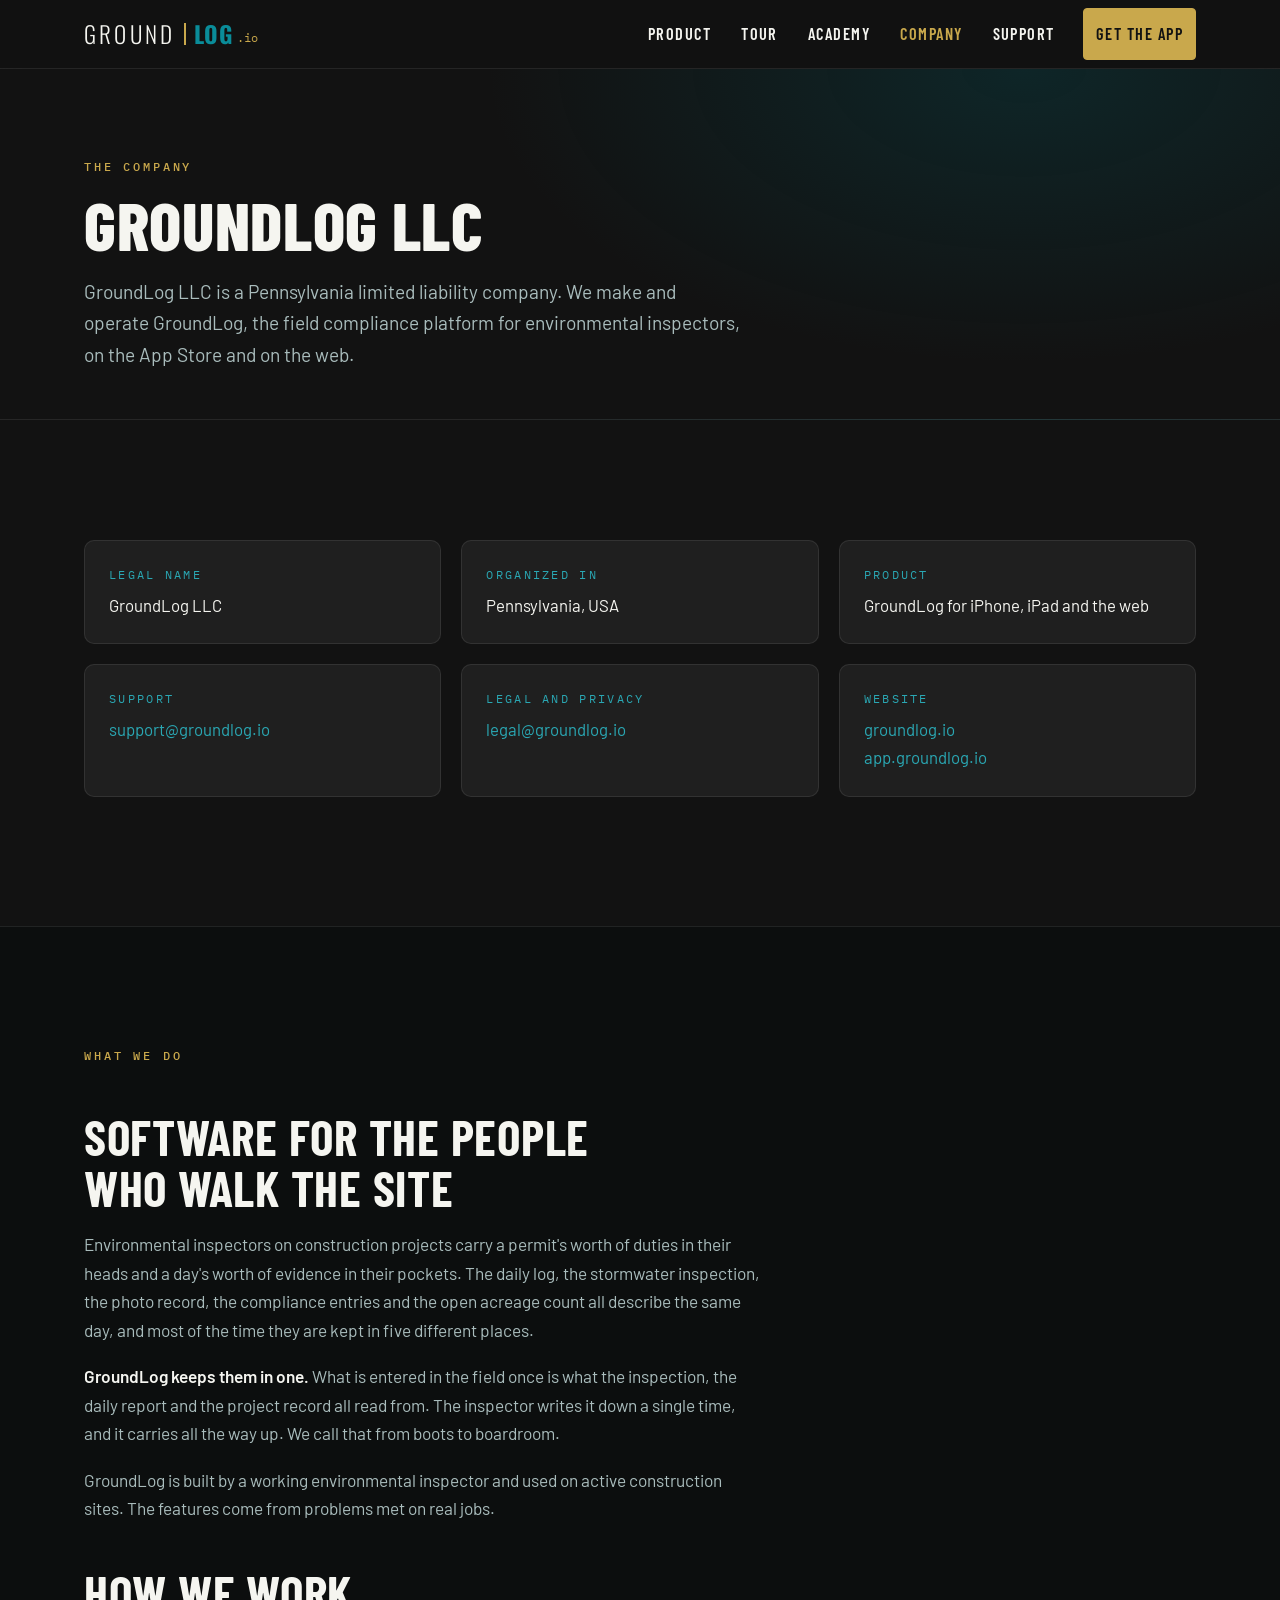
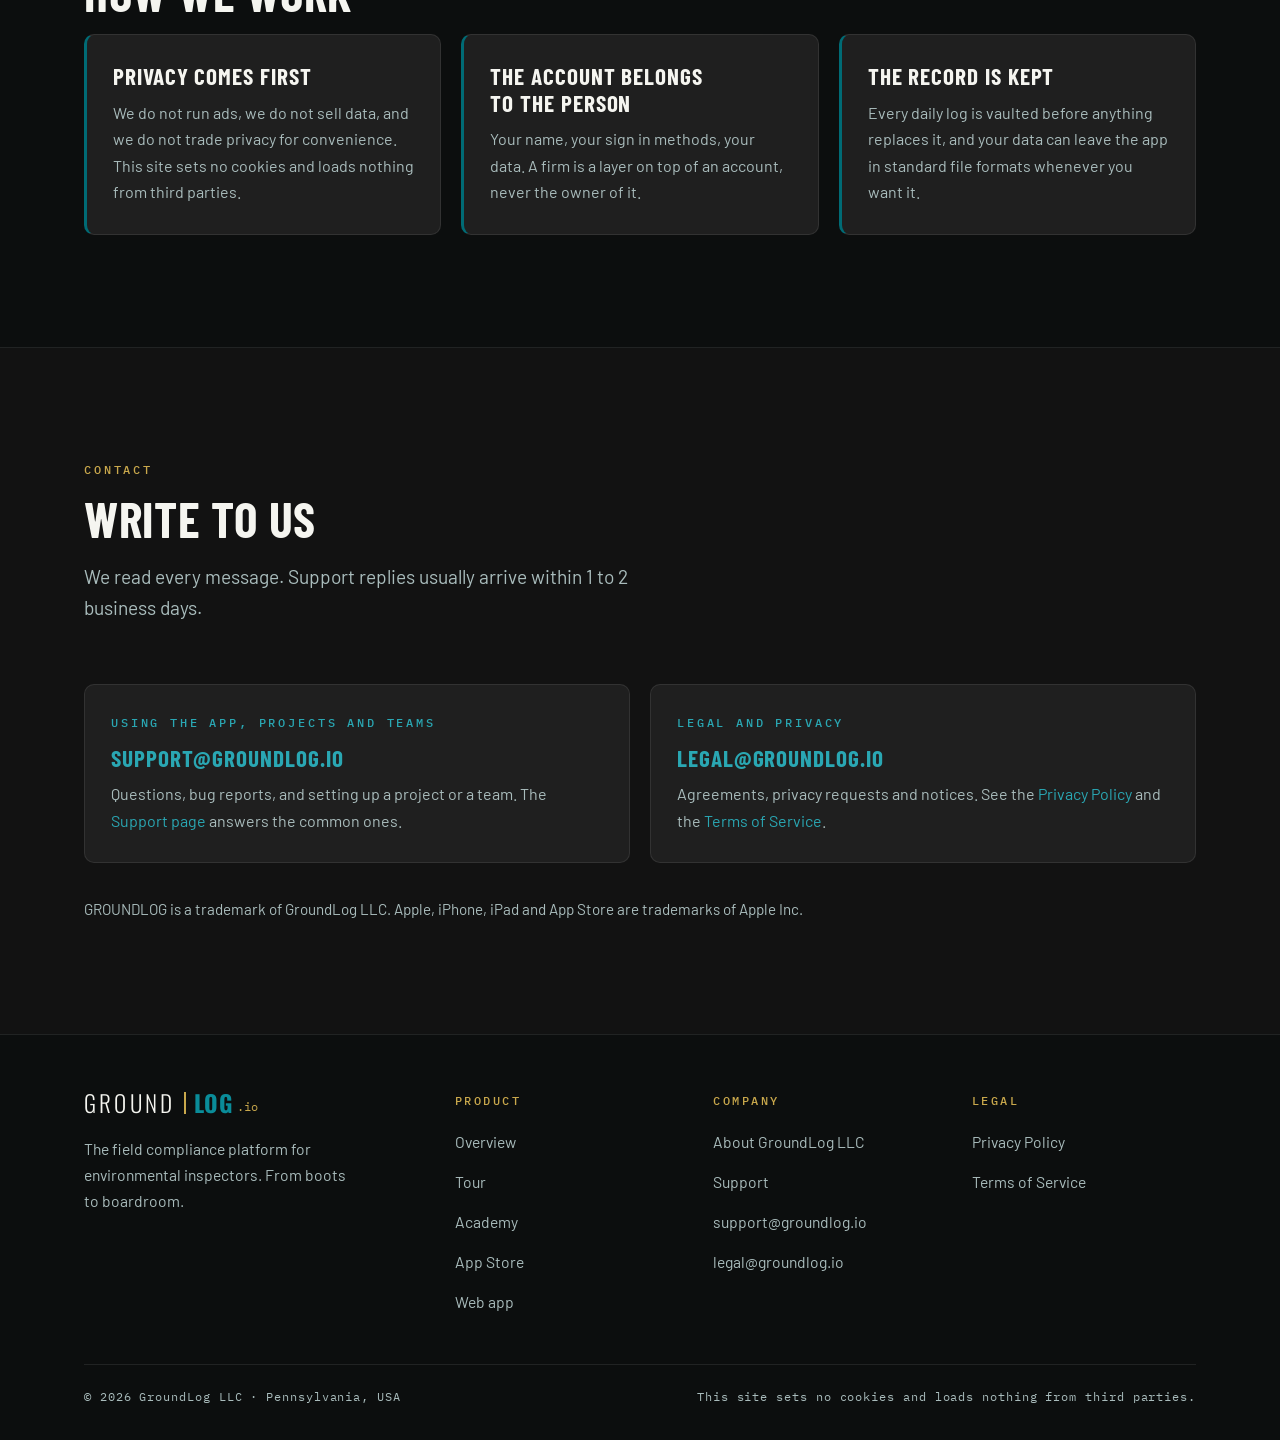
<file: company/index.html>
<!DOCTYPE html>
<html lang="en">
<head>
<meta charset="utf-8">
<meta name="viewport" content="width=device-width, initial-scale=1">
<title>Company | GroundLog LLC</title>
<meta name="description" content="GroundLog LLC is a Pennsylvania limited liability company. We make and operate GroundLog, the field compliance platform for environmental inspectors.">
<link rel="canonical" href="https://groundlog.io/company/">
<meta name="theme-color" content="#121212">
<meta property="og:type" content="website">
<meta property="og:site_name" content="GroundLog">
<meta property="og:title" content="Company | GroundLog LLC">
<meta property="og:description" content="GroundLog LLC is a Pennsylvania limited liability company. We make and operate GroundLog, the field compliance platform for environmental inspectors.">
<meta property="og:url" content="https://groundlog.io/company/">
<meta property="og:image" content="https://groundlog.io/assets/brand/og-1200x630.png">
<meta name="twitter:card" content="summary_large_image">
<link rel="icon" type="image/png" sizes="48x48" href="/assets/brand/favicon-48.png">
<link rel="icon" type="image/png" sizes="192x192" href="/assets/brand/icon-192.png">
<link rel="apple-touch-icon" href="/assets/brand/apple-touch-icon.png">
<link rel="preload" href="/assets/fonts/barlow-condensed-700.woff2" as="font" type="font/woff2" crossorigin>
<link rel="preload" href="/assets/fonts/barlow-400.woff2" as="font" type="font/woff2" crossorigin>
<link rel="stylesheet" href="/assets/fonts/fonts.css?v=2026-11-13b">
<link rel="stylesheet" href="/assets/site.css?v=2026-11-13b">
</head>
<body>
<a class="skip" href="#main">Skip to content</a>
<header class="site-head">
  <div class="wrap">
    <a class="wm" href="/" aria-label="GroundLog home">
      <span class="wm-ground" aria-hidden="true">GROUND</span><span class="wm-bar" aria-hidden="true"></span><span class="wm-log" aria-hidden="true">LOG</span><span class="wm-io" aria-hidden="true">.io</span>
    </a>
    <button class="nav-toggle" type="button" aria-expanded="false" aria-controls="site-nav" aria-label="Menu">
      <svg viewBox="0 0 24 24" fill="none" stroke="currentColor" stroke-width="2" stroke-linecap="round" aria-hidden="true"><path d="M4 7h16M4 12h16M4 17h16"/></svg>
    </button>
    <nav class="nav" id="site-nav" aria-label="Main">
      <a href="/#product">Product</a>
      <a href="/tour/">Tour</a>
      <a href="/academy/">Academy</a>
      <a href="/company/" aria-current="page">Company</a>
      <a href="/support/">Support</a>
      <a class="btn btn-sm" href="https://apps.apple.com/us/app/id6766680599">Get the app</a>
    </nav>
  </div>
</header>
<main id="main">
<section class="page-head">
  <div class="wrap">
    <span class="eyebrow">The company</span>
    <h1 class="h1">GroundLog LLC</h1>
    <p class="lede">GroundLog LLC is a Pennsylvania limited liability company. We make and operate GroundLog, the field compliance platform for environmental inspectors, on the App Store and on the web.</p>
  </div>
</section>

<section class="sec">
  <div class="wrap">
    <dl class="facts">
      <div class="fact"><dt>Legal name</dt><dd>GroundLog LLC</dd></div>
      <div class="fact"><dt>Organized in</dt><dd>Pennsylvania, USA</dd></div>
      <div class="fact"><dt>Product</dt><dd>GroundLog for iPhone, iPad and the web</dd></div>
      <div class="fact"><dt>Support</dt><dd><a href="mailto:support@groundlog.io">support@groundlog.io</a></dd></div>
      <div class="fact"><dt>Legal and privacy</dt><dd><a href="mailto:legal@groundlog.io">legal@groundlog.io</a></dd></div>
      <div class="fact"><dt>Website</dt><dd><a href="https://groundlog.io">groundlog.io</a><br><a href="https://app.groundlog.io">app.groundlog.io</a></dd></div>
    </dl>
  </div>
</section>

<section class="sec sec-alt">
  <div class="wrap">
    <div class="prose">
      <span class="eyebrow">What we do</span>
      <h2 class="h2">Software for the people who walk the site</h2>
      <p>Environmental inspectors on construction projects carry a permit's worth of duties in their heads and a day's worth of evidence in their pockets. The daily log, the stormwater inspection, the photo record, the compliance entries and the open acreage count all describe the same day, and most of the time they are kept in five different places.</p>
      <p><strong>GroundLog keeps them in one.</strong> What is entered in the field once is what the inspection, the daily report and the project record all read from. The inspector writes it down a single time, and it carries all the way up. We call that from boots to boardroom.</p>
      <p>GroundLog is built by a working environmental inspector and used on active construction sites. The features come from problems met on real jobs.</p>

      <h2 class="h2">How we work</h2>
    </div>
    <div class="grid-3" style="margin-top:8px">
      <div class="card card-line">
        <h3 class="h3">Privacy comes first</h3>
        <p>We do not run ads, we do not sell data, and we do not trade privacy for convenience. This site sets no cookies and loads nothing from third parties.</p>
      </div>
      <div class="card card-line">
        <h3 class="h3">The account belongs to the person</h3>
        <p>Your name, your sign in methods, your data. A firm is a layer on top of an account, never the owner of it.</p>
      </div>
      <div class="card card-line">
        <h3 class="h3">The record is kept</h3>
        <p>Every daily log is vaulted before anything replaces it, and your data can leave the app in standard file formats whenever you want it.</p>
      </div>
    </div>
  </div>
</section>

<section class="sec">
  <div class="wrap">
    <div class="sec-head">
      <span class="eyebrow">Contact</span>
      <h2 class="h2">Write to us</h2>
      <p class="lede">We read every message. Support replies usually arrive within 1 to 2 business days.</p>
    </div>
    <div class="grid-2">
      <div class="card">
        <span class="eyebrow">Using the app, projects and teams</span>
        <h3 class="h3"><a href="mailto:support@groundlog.io">support@groundlog.io</a></h3>
        <p>Questions, bug reports, and setting up a project or a team. The <a href="/support/">Support page</a> answers the common ones.</p>
      </div>
      <div class="card">
        <span class="eyebrow">Legal and privacy</span>
        <h3 class="h3"><a href="mailto:legal@groundlog.io">legal@groundlog.io</a></h3>
        <p>Agreements, privacy requests and notices. See the <a href="/privacy/">Privacy Policy</a> and the <a href="/terms/">Terms of Service</a>.</p>
      </div>
    </div>
    <p class="muted" style="margin-top:34px;font-size:.95rem">GROUNDLOG is a trademark of GroundLog LLC. Apple, iPhone, iPad and App Store are trademarks of Apple Inc.</p>
  </div>
</section>

</main>
<footer class="site-foot">
  <div class="wrap">
    <div class="foot-grid">
      <div class="foot-about">
        <a class="wm" href="/" aria-label="GroundLog home">
          <span class="wm-ground" aria-hidden="true">GROUND</span><span class="wm-bar" aria-hidden="true"></span><span class="wm-log" aria-hidden="true">LOG</span><span class="wm-io" aria-hidden="true">.io</span>
        </a>
        <p>The field compliance platform for environmental inspectors. From boots to boardroom.</p>
      </div>
      <div>
        <h2>Product</h2>
        <ul>
          <li><a href="/#product">Overview</a></li>
          <li><a href="/tour/">Tour</a></li>
          <li><a href="/academy/">Academy</a></li>
          <li><a href="https://apps.apple.com/us/app/id6766680599">App Store</a></li>
          <li><a href="https://app.groundlog.io">Web app</a></li>
        </ul>
      </div>
      <div>
        <h2>Company</h2>
        <ul>
          <li><a href="/company/">About GroundLog LLC</a></li>
          <li><a href="/support/">Support</a></li>
          <li><a href="mailto:support@groundlog.io">support@groundlog.io</a></li>
          <li><a href="mailto:legal@groundlog.io">legal@groundlog.io</a></li>
        </ul>
      </div>
      <div>
        <h2>Legal</h2>
        <ul>
          <li><a href="/privacy/">Privacy Policy</a></li>
          <li><a href="/terms/">Terms of Service</a></li>
        </ul>
      </div>
    </div>
    <div class="foot-base">
      <span>&copy; 2026 GroundLog LLC &middot; Pennsylvania, USA</span>
      <span>This site sets no cookies and loads nothing from third parties.</span>
    </div>
  </div>
</footer>
<script src="/assets/site.js?v=2026-11-13b" defer></script>
</body>
</html>
</file>
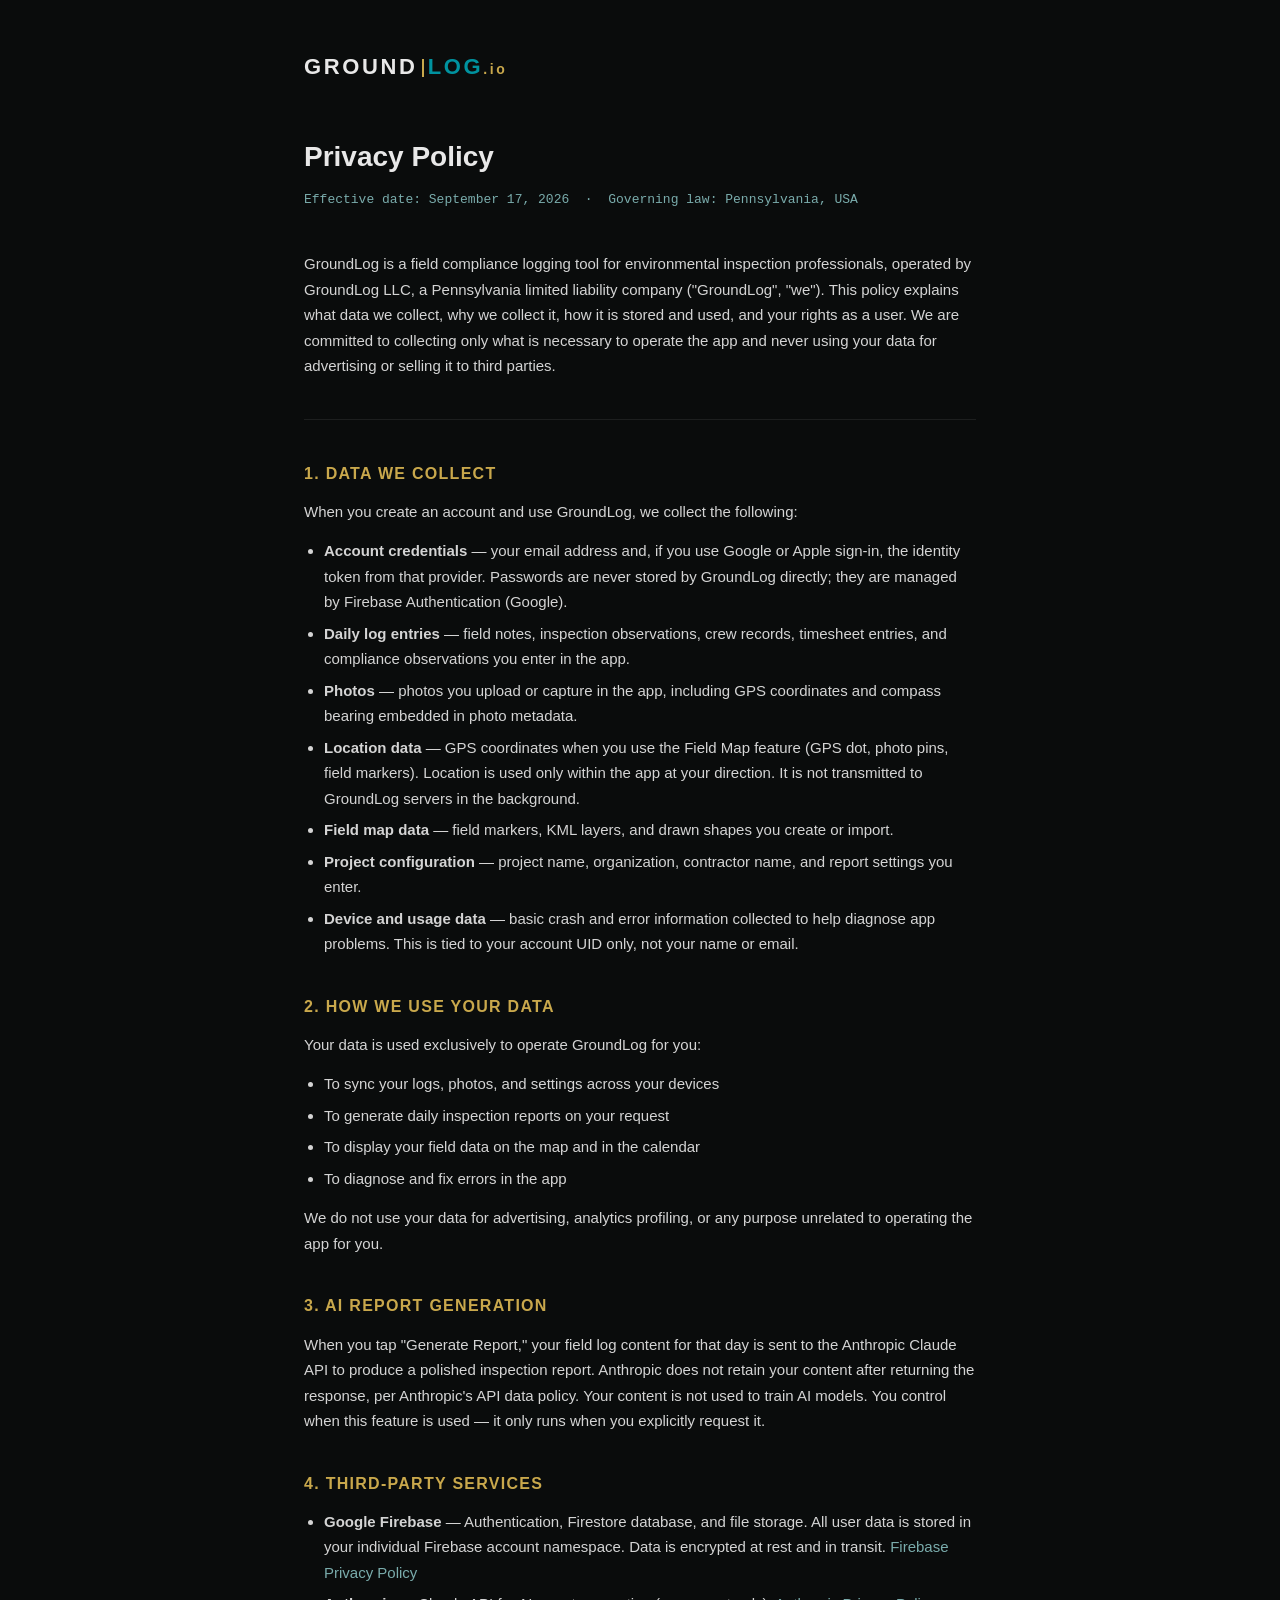
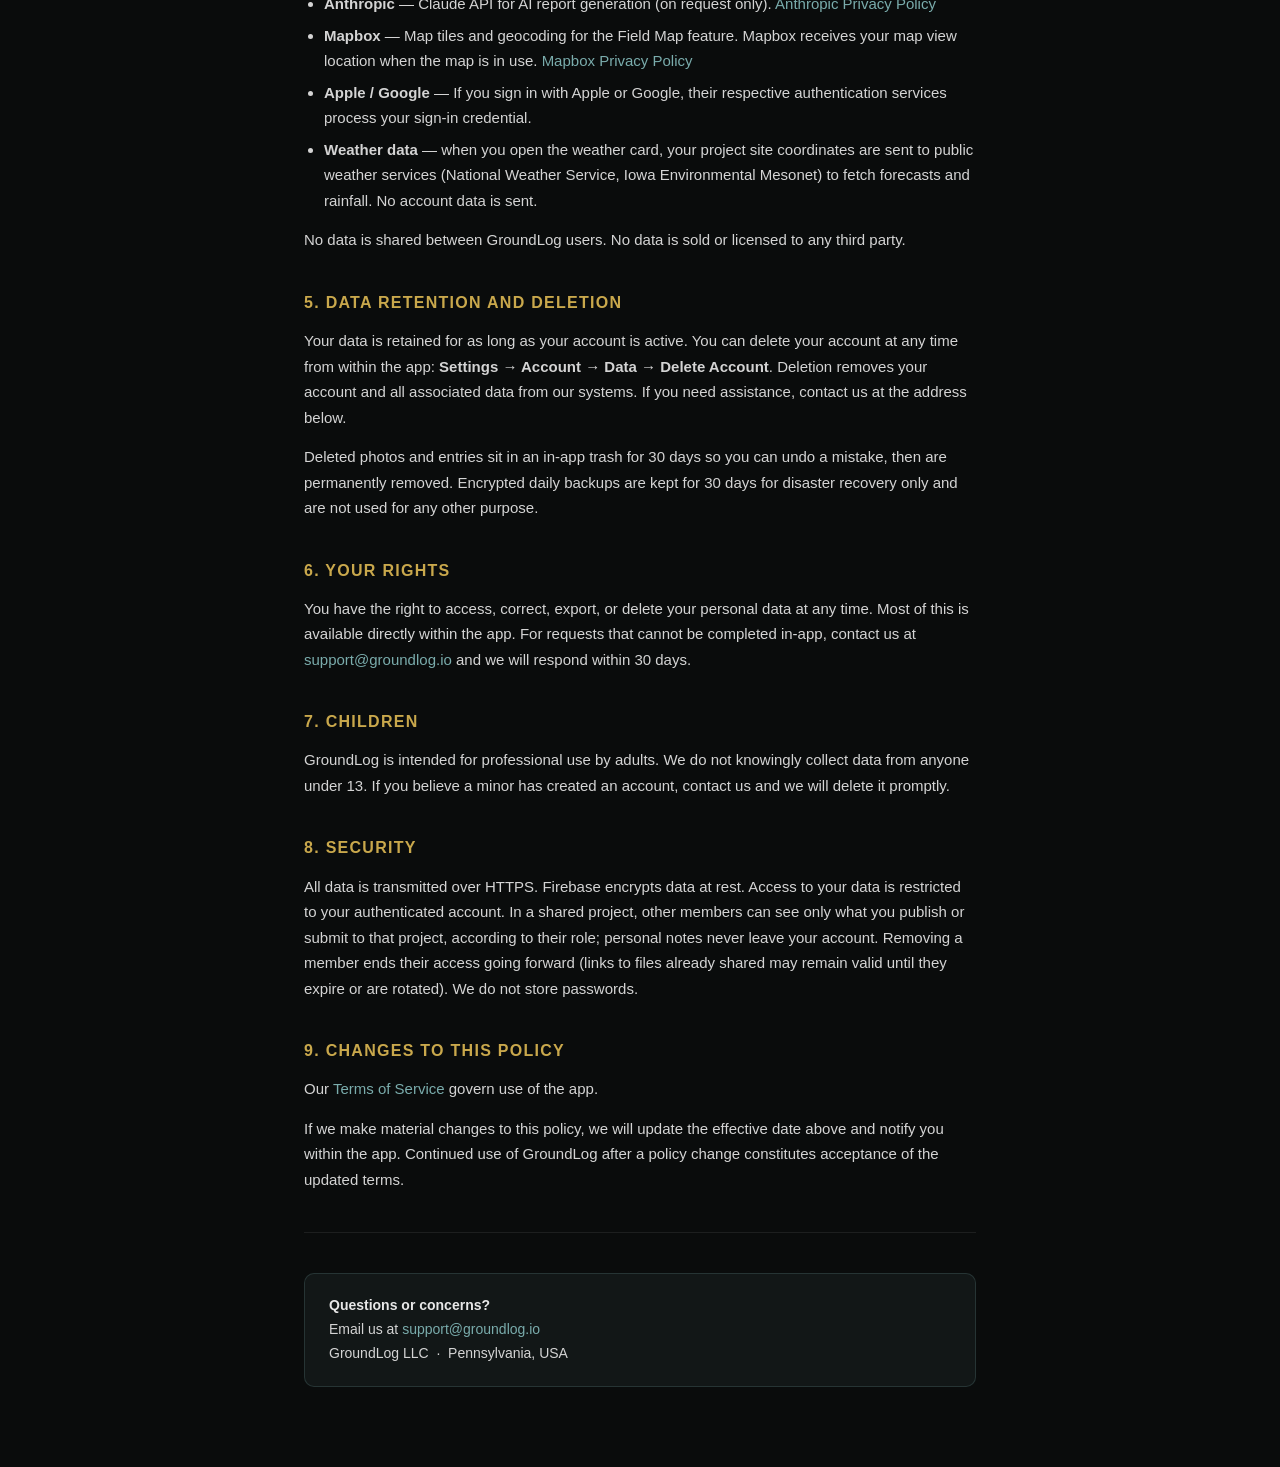
<file: privacy/index.html>
<!DOCTYPE html>
<html lang="en">
<head>
  <meta charset="UTF-8">
  <meta name="viewport" content="width=device-width, initial-scale=1.0">
  <title>Privacy Policy — GroundLog</title>
  <style>
    *{box-sizing:border-box;margin:0;padding:0}
    body{font-family:-apple-system,BlinkMacSystemFont,'Segoe UI',sans-serif;background:#0a0c0c;color:#d4d4d4;line-height:1.7;padding:0}
    .wrap{max-width:720px;margin:0 auto;padding:48px 24px 80px}
    .logo{font-family:'Oswald',sans-serif;font-size:22px;font-weight:700;letter-spacing:.12em;margin-bottom:48px}
    .logo-ground{color:#e8e8e8}
    .logo-bar{display:inline-block;width:2px;height:18px;background:#c9a84c;margin:0 4px;vertical-align:middle}
    .logo-log{color:#00929f}
    .logo-io{color:#c9a84c;font-size:14px}
    h1{font-size:28px;font-weight:700;color:#e8e8e8;margin-bottom:8px}
    .updated{font-size:13px;color:#7aacac;margin-bottom:40px;font-family:monospace}
    h2{font-size:16px;font-weight:700;color:#c9a84c;text-transform:uppercase;letter-spacing:.08em;margin:36px 0 12px}
    p{margin-bottom:14px;font-size:15px}
    ul{margin:0 0 14px 20px}
    li{margin-bottom:6px;font-size:15px}
    a{color:#7aacac;text-decoration:none}
    a:hover{text-decoration:underline}
    .divider{border:none;border-top:1px solid rgba(255,255,255,.08);margin:40px 0}
    .contact-box{background:rgba(122,172,172,.07);border:1px solid rgba(122,172,172,.2);border-radius:10px;padding:20px 24px;margin-top:36px}
    .contact-box p{margin:0;font-size:14px}
  </style>
</head>
<body>
  <div class="wrap">

    <div class="logo">
      <a href="/" aria-label="GroundLog home" style="text-decoration:none"><span class="logo-ground">GROUND</span><span class="logo-bar"></span><span class="logo-log">LOG</span><span class="logo-io">.io</span></a>
    </div>

    <h1>Privacy Policy</h1>
    <div class="updated">Effective date: September 17, 2026 &nbsp;·&nbsp; Governing law: Pennsylvania, USA</div>

    <p>GroundLog is a field compliance logging tool for environmental inspection professionals, operated by GroundLog LLC, a Pennsylvania limited liability company ("GroundLog", "we"). This policy explains what data we collect, why we collect it, how it is stored and used, and your rights as a user. We are committed to collecting only what is necessary to operate the app and never using your data for advertising or selling it to third parties.</p>

    <hr class="divider">

    <h2>1. Data we collect</h2>
    <p>When you create an account and use GroundLog, we collect the following:</p>
    <ul>
      <li><strong>Account credentials</strong> — your email address and, if you use Google or Apple sign-in, the identity token from that provider. Passwords are never stored by GroundLog directly; they are managed by Firebase Authentication (Google).</li>
      <li><strong>Daily log entries</strong> — field notes, inspection observations, crew records, timesheet entries, and compliance observations you enter in the app.</li>
      <li><strong>Photos</strong> — photos you upload or capture in the app, including GPS coordinates and compass bearing embedded in photo metadata.</li>
      <li><strong>Location data</strong> — GPS coordinates when you use the Field Map feature (GPS dot, photo pins, field markers). Location is used only within the app at your direction. It is not transmitted to GroundLog servers in the background.</li>
      <li><strong>Field map data</strong> — field markers, KML layers, and drawn shapes you create or import.</li>
      <li><strong>Project configuration</strong> — project name, organization, contractor name, and report settings you enter.</li>
      <li><strong>Device and usage data</strong> — basic crash and error information collected to help diagnose app problems. This is tied to your account UID only, not your name or email.</li>
    </ul>

    <h2>2. How we use your data</h2>
    <p>Your data is used exclusively to operate GroundLog for you:</p>
    <ul>
      <li>To sync your logs, photos, and settings across your devices</li>
      <li>To generate daily inspection reports on your request</li>
      <li>To display your field data on the map and in the calendar</li>
      <li>To diagnose and fix errors in the app</li>
    </ul>
    <p>We do not use your data for advertising, analytics profiling, or any purpose unrelated to operating the app for you.</p>

    <h2>3. AI report generation</h2>
    <p>When you tap "Generate Report," your field log content for that day is sent to the Anthropic Claude API to produce a polished inspection report. Anthropic does not retain your content after returning the response, per Anthropic's API data policy. Your content is not used to train AI models. You control when this feature is used — it only runs when you explicitly request it.</p>

    <h2>4. Third-party services</h2>
    <ul>
      <li><strong>Google Firebase</strong> — Authentication, Firestore database, and file storage. All user data is stored in your individual Firebase account namespace. Data is encrypted at rest and in transit. <a href="https://firebase.google.com/support/privacy" target="_blank">Firebase Privacy Policy</a></li>
      <li><strong>Anthropic</strong> — Claude API for AI report generation (on request only). <a href="https://www.anthropic.com/legal/privacy" target="_blank">Anthropic Privacy Policy</a></li>
      <li><strong>Mapbox</strong> — Map tiles and geocoding for the Field Map feature. Mapbox receives your map view location when the map is in use. <a href="https://www.mapbox.com/legal/privacy" target="_blank">Mapbox Privacy Policy</a></li>
      <li><strong>Apple / Google</strong> — If you sign in with Apple or Google, their respective authentication services process your sign-in credential.</li>
      <li><strong>Weather data</strong> — when you open the weather card, your project site coordinates are sent to public weather services (National Weather Service, Iowa Environmental Mesonet) to fetch forecasts and rainfall. No account data is sent.</li>
    </ul>
    <p>No data is shared between GroundLog users. No data is sold or licensed to any third party.</p>

    <h2>5. Data retention and deletion</h2>
    <p>Your data is retained for as long as your account is active. You can delete your account at any time from within the app: <strong>Settings → Account → Data → Delete Account</strong>. Deletion removes your account and all associated data from our systems. If you need assistance, contact us at the address below.</p>
    <p>Deleted photos and entries sit in an in-app trash for 30 days so you can undo a mistake, then are permanently removed. Encrypted daily backups are kept for 30 days for disaster recovery only and are not used for any other purpose.</p>

    <h2>6. Your rights</h2>
    <p>You have the right to access, correct, export, or delete your personal data at any time. Most of this is available directly within the app. For requests that cannot be completed in-app, contact us at <a href="mailto:support@groundlog.io">support@groundlog.io</a> and we will respond within 30 days.</p>

    <h2>7. Children</h2>
    <p>GroundLog is intended for professional use by adults. We do not knowingly collect data from anyone under 13. If you believe a minor has created an account, contact us and we will delete it promptly.</p>

    <h2>8. Security</h2>
    <p>All data is transmitted over HTTPS. Firebase encrypts data at rest. Access to your data is restricted to your authenticated account. In a shared project, other members can see only what you publish or submit to that project, according to their role; personal notes never leave your account. Removing a member ends their access going forward (links to files already shared may remain valid until they expire or are rotated). We do not store passwords.</p>

    <h2>9. Changes to this policy</h2>
    <p>Our <a href="/terms">Terms of Service</a> govern use of the app.</p>
    <p>If we make material changes to this policy, we will update the effective date above and notify you within the app. Continued use of GroundLog after a policy change constitutes acceptance of the updated terms.</p>

    <hr class="divider">

    <div class="contact-box">
      <p><strong style="color:#e8e8e8">Questions or concerns?</strong><br>
      Email us at <a href="mailto:support@groundlog.io">support@groundlog.io</a><br>
      GroundLog LLC &nbsp;·&nbsp; Pennsylvania, USA</p>
    </div>

  </div>
</body>
</html>
</file>
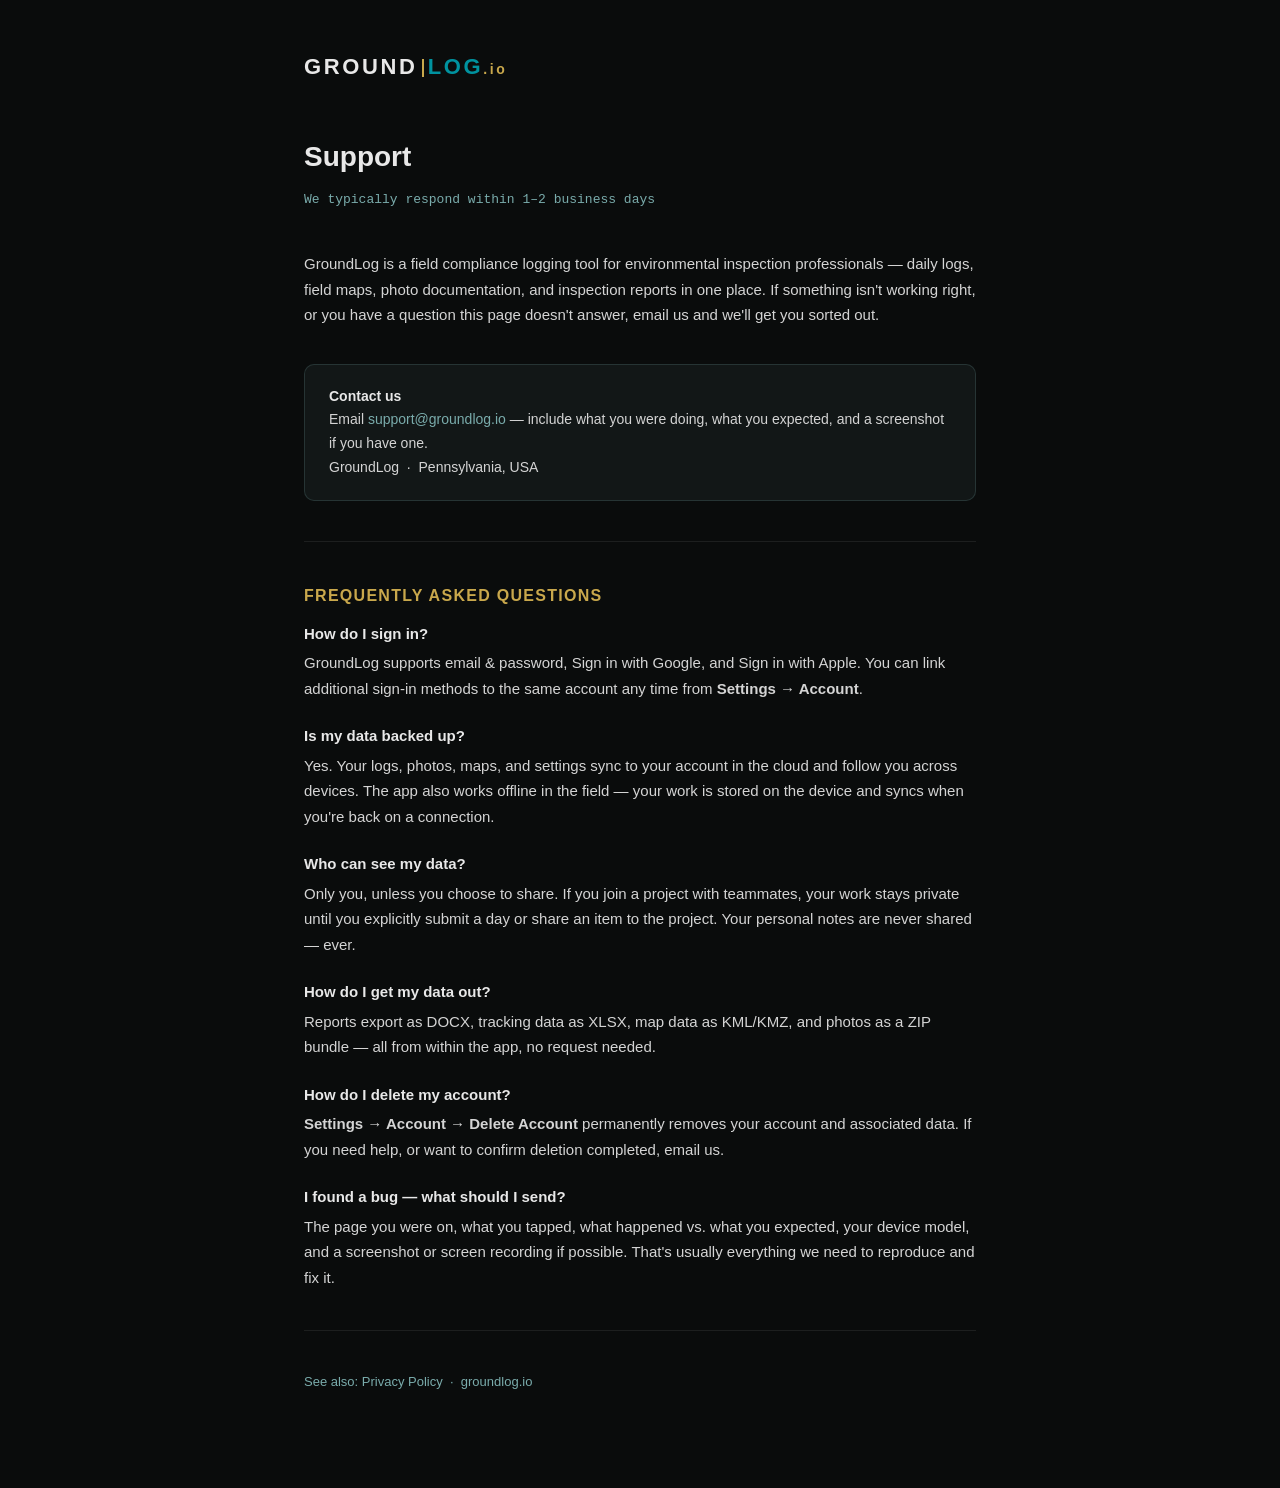
<file: support/index.html>
<!DOCTYPE html>
<html lang="en">
<head>
  <meta charset="UTF-8">
  <meta name="viewport" content="width=device-width, initial-scale=1.0">
  <title>Support — GroundLog</title>
  <style>
    *{box-sizing:border-box;margin:0;padding:0}
    body{font-family:-apple-system,BlinkMacSystemFont,'Segoe UI',sans-serif;background:#0a0c0c;color:#d4d4d4;line-height:1.7;padding:0}
    .wrap{max-width:720px;margin:0 auto;padding:48px 24px 80px}
    .logo{font-family:'Oswald',sans-serif;font-size:22px;font-weight:700;letter-spacing:.12em;margin-bottom:48px}
    .logo-ground{color:#e8e8e8}
    .logo-bar{display:inline-block;width:2px;height:18px;background:#c9a84c;margin:0 4px;vertical-align:middle}
    .logo-log{color:#00929f}
    .logo-io{color:#c9a84c;font-size:14px}
    h1{font-size:28px;font-weight:700;color:#e8e8e8;margin-bottom:8px}
    .updated{font-size:13px;color:#7aacac;margin-bottom:40px;font-family:monospace}
    h2{font-size:16px;font-weight:700;color:#c9a84c;text-transform:uppercase;letter-spacing:.08em;margin:36px 0 12px}
    p{margin-bottom:14px;font-size:15px}
    ul{margin:0 0 14px 20px}
    li{margin-bottom:6px;font-size:15px}
    a{color:#7aacac;text-decoration:none}
    a:hover{text-decoration:underline}
    .divider{border:none;border-top:1px solid rgba(255,255,255,.08);margin:40px 0}
    .contact-box{background:rgba(122,172,172,.07);border:1px solid rgba(122,172,172,.2);border-radius:10px;padding:20px 24px;margin-top:36px}
    .contact-box p{margin:0;font-size:14px}
    .faq-q{font-weight:700;color:#e8e8e8;margin-bottom:4px;font-size:15px}
    .faq-a{margin-bottom:22px;font-size:15px}
  </style>
</head>
<body>
  <div class="wrap">

    <div class="logo">
      <a href="/" aria-label="GroundLog home" style="text-decoration:none"><span class="logo-ground">GROUND</span><span class="logo-bar"></span><span class="logo-log">LOG</span><span class="logo-io">.io</span></a>
    </div>

    <h1>Support</h1>
    <div class="updated">We typically respond within 1–2 business days</div>

    <p>GroundLog is a field compliance logging tool for environmental inspection professionals — daily logs, field maps, photo documentation, and inspection reports in one place. If something isn't working right, or you have a question this page doesn't answer, email us and we'll get you sorted out.</p>

    <div class="contact-box">
      <p><strong style="color:#e8e8e8">Contact us</strong><br>
      Email <a href="mailto:support@groundlog.io">support@groundlog.io</a> — include what you were doing, what you expected, and a screenshot if you have one.<br>
      GroundLog &nbsp;·&nbsp; Pennsylvania, USA</p>
    </div>

    <hr class="divider">

    <h2>Frequently asked questions</h2>

    <div class="faq-q">How do I sign in?</div>
    <div class="faq-a">GroundLog supports email &amp; password, Sign in with Google, and Sign in with Apple. You can link additional sign-in methods to the same account any time from <strong>Settings → Account</strong>.</div>

    <div class="faq-q">Is my data backed up?</div>
    <div class="faq-a">Yes. Your logs, photos, maps, and settings sync to your account in the cloud and follow you across devices. The app also works offline in the field — your work is stored on the device and syncs when you're back on a connection.</div>

    <div class="faq-q">Who can see my data?</div>
    <div class="faq-a">Only you, unless you choose to share. If you join a project with teammates, your work stays private until you explicitly submit a day or share an item to the project. Your personal notes are never shared — ever.</div>

    <div class="faq-q">How do I get my data out?</div>
    <div class="faq-a">Reports export as DOCX, tracking data as XLSX, map data as KML/KMZ, and photos as a ZIP bundle — all from within the app, no request needed.</div>

    <div class="faq-q">How do I delete my account?</div>
    <div class="faq-a"><strong>Settings → Account → Delete Account</strong> permanently removes your account and associated data. If you need help, or want to confirm deletion completed, email us.</div>

    <div class="faq-q">I found a bug — what should I send?</div>
    <div class="faq-a">The page you were on, what you tapped, what happened vs. what you expected, your device model, and a screenshot or screen recording if possible. That's usually everything we need to reproduce and fix it.</div>

    <hr class="divider">

    <p style="font-size:13px;color:#7aacac">See also: <a href="/privacy/">Privacy Policy</a> &nbsp;·&nbsp; <a href="/">groundlog.io</a></p>

  </div>
</body>
</html>
</file>
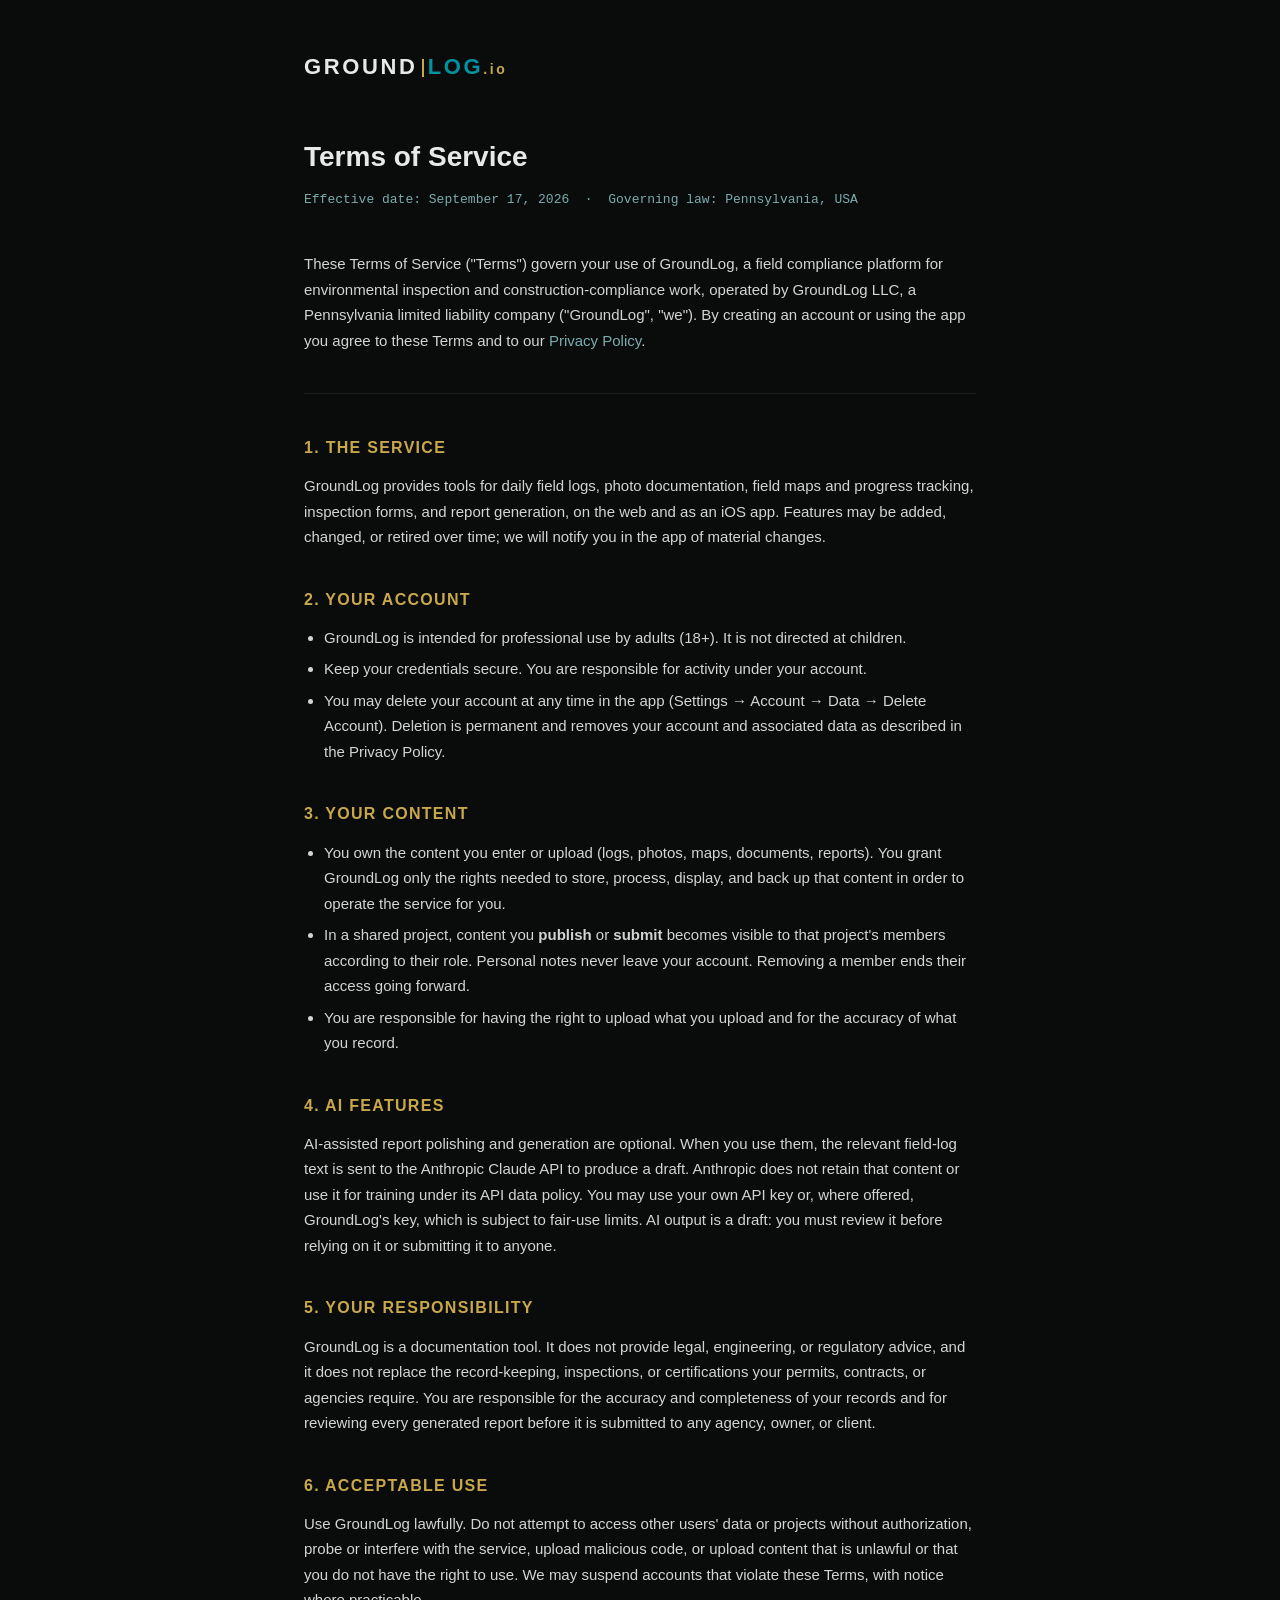
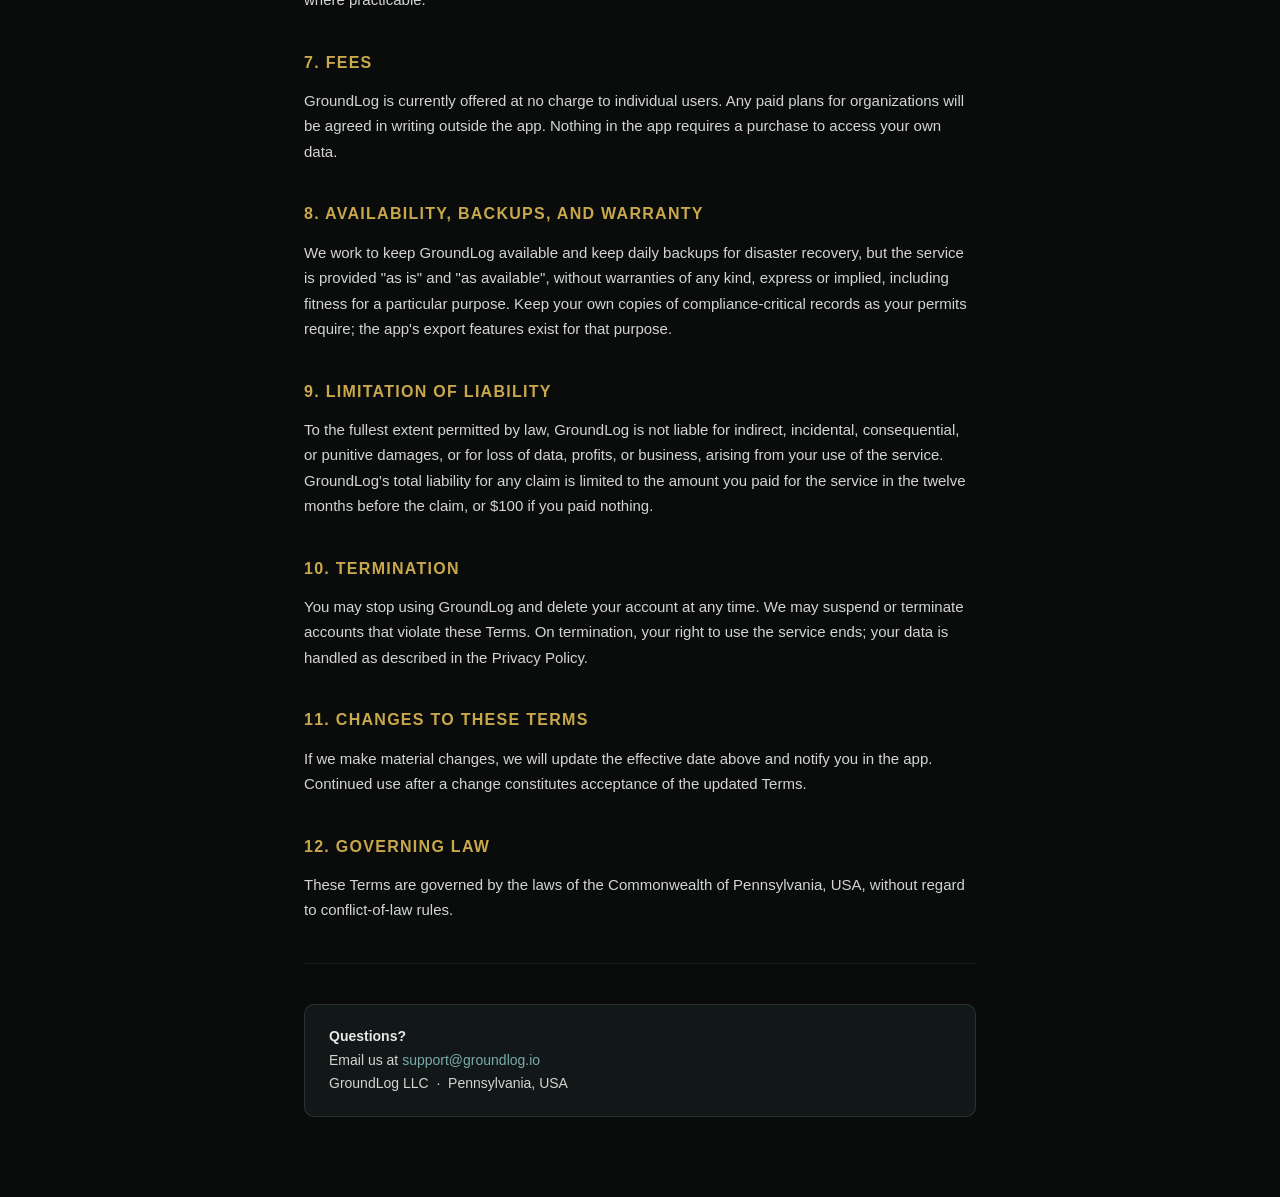
<file: terms/index.html>
<!DOCTYPE html>
<html lang="en">
<head>
  <meta charset="UTF-8">
  <meta name="viewport" content="width=device-width, initial-scale=1.0">
  <title>Terms of Service — GroundLog</title>
  <style>
    *{box-sizing:border-box;margin:0;padding:0}
    body{font-family:-apple-system,BlinkMacSystemFont,'Segoe UI',sans-serif;background:#0a0c0c;color:#d4d4d4;line-height:1.7;padding:0}
    .wrap{max-width:720px;margin:0 auto;padding:48px 24px 80px}
    .logo{font-family:'Oswald',sans-serif;font-size:22px;font-weight:700;letter-spacing:.12em;margin-bottom:48px}
    .logo-ground{color:#e8e8e8}
    .logo-bar{display:inline-block;width:2px;height:18px;background:#c9a84c;margin:0 4px;vertical-align:middle}
    .logo-log{color:#00929f}
    .logo-io{color:#c9a84c;font-size:14px}
    h1{font-size:28px;font-weight:700;color:#e8e8e8;margin-bottom:8px}
    .updated{font-size:13px;color:#7aacac;margin-bottom:40px;font-family:monospace}
    h2{font-size:16px;font-weight:700;color:#c9a84c;text-transform:uppercase;letter-spacing:.08em;margin:36px 0 12px}
    p{margin-bottom:14px;font-size:15px}
    ul{margin:0 0 14px 20px}
    li{margin-bottom:6px;font-size:15px}
    a{color:#7aacac;text-decoration:none}
    a:hover{text-decoration:underline}
    .divider{border:none;border-top:1px solid rgba(255,255,255,.08);margin:40px 0}
    .contact-box{background:rgba(122,172,172,.07);border:1px solid rgba(122,172,172,.2);border-radius:10px;padding:20px 24px;margin-top:36px}
    .contact-box p{margin:0;font-size:14px}
  </style>
</head>
<body>
  <div class="wrap">

    <div class="logo">
      <a href="/" aria-label="GroundLog home" style="text-decoration:none"><span class="logo-ground">GROUND</span><span class="logo-bar"></span><span class="logo-log">LOG</span><span class="logo-io">.io</span></a>
    </div>

    <h1>Terms of Service</h1>
    <div class="updated">Effective date: September 17, 2026 &nbsp;&middot;&nbsp; Governing law: Pennsylvania, USA</div>

    <p>These Terms of Service ("Terms") govern your use of GroundLog, a field compliance platform for environmental inspection and construction-compliance work, operated by GroundLog LLC, a Pennsylvania limited liability company ("GroundLog", "we"). By creating an account or using the app you agree to these Terms and to our <a href="/privacy">Privacy Policy</a>.</p>

    <hr class="divider">

    <h2>1. The service</h2>
    <p>GroundLog provides tools for daily field logs, photo documentation, field maps and progress tracking, inspection forms, and report generation, on the web and as an iOS app. Features may be added, changed, or retired over time; we will notify you in the app of material changes.</p>

    <h2>2. Your account</h2>
    <ul>
      <li>GroundLog is intended for professional use by adults (18+). It is not directed at children.</li>
      <li>Keep your credentials secure. You are responsible for activity under your account.</li>
      <li>You may delete your account at any time in the app (Settings &rarr; Account &rarr; Data &rarr; Delete Account). Deletion is permanent and removes your account and associated data as described in the Privacy Policy.</li>
    </ul>

    <h2>3. Your content</h2>
    <ul>
      <li>You own the content you enter or upload (logs, photos, maps, documents, reports). You grant GroundLog only the rights needed to store, process, display, and back up that content in order to operate the service for you.</li>
      <li>In a shared project, content you <strong>publish</strong> or <strong>submit</strong> becomes visible to that project's members according to their role. Personal notes never leave your account. Removing a member ends their access going forward.</li>
      <li>You are responsible for having the right to upload what you upload and for the accuracy of what you record.</li>
    </ul>

    <h2>4. AI features</h2>
    <p>AI-assisted report polishing and generation are optional. When you use them, the relevant field-log text is sent to the Anthropic Claude API to produce a draft. Anthropic does not retain that content or use it for training under its API data policy. You may use your own API key or, where offered, GroundLog's key, which is subject to fair-use limits. AI output is a draft: you must review it before relying on it or submitting it to anyone.</p>

    <h2>5. Your responsibility</h2>
    <p>GroundLog is a documentation tool. It does not provide legal, engineering, or regulatory advice, and it does not replace the record-keeping, inspections, or certifications your permits, contracts, or agencies require. You are responsible for the accuracy and completeness of your records and for reviewing every generated report before it is submitted to any agency, owner, or client.</p>

    <h2>6. Acceptable use</h2>
    <p>Use GroundLog lawfully. Do not attempt to access other users' data or projects without authorization, probe or interfere with the service, upload malicious code, or upload content that is unlawful or that you do not have the right to use. We may suspend accounts that violate these Terms, with notice where practicable.</p>

    <h2>7. Fees</h2>
    <p>GroundLog is currently offered at no charge to individual users. Any paid plans for organizations will be agreed in writing outside the app. Nothing in the app requires a purchase to access your own data.</p>

    <h2>8. Availability, backups, and warranty</h2>
    <p>We work to keep GroundLog available and keep daily backups for disaster recovery, but the service is provided "as is" and "as available", without warranties of any kind, express or implied, including fitness for a particular purpose. Keep your own copies of compliance-critical records as your permits require; the app's export features exist for that purpose.</p>

    <h2>9. Limitation of liability</h2>
    <p>To the fullest extent permitted by law, GroundLog is not liable for indirect, incidental, consequential, or punitive damages, or for loss of data, profits, or business, arising from your use of the service. GroundLog's total liability for any claim is limited to the amount you paid for the service in the twelve months before the claim, or $100 if you paid nothing.</p>

    <h2>10. Termination</h2>
    <p>You may stop using GroundLog and delete your account at any time. We may suspend or terminate accounts that violate these Terms. On termination, your right to use the service ends; your data is handled as described in the Privacy Policy.</p>

    <h2>11. Changes to these Terms</h2>
    <p>If we make material changes, we will update the effective date above and notify you in the app. Continued use after a change constitutes acceptance of the updated Terms.</p>

    <h2>12. Governing law</h2>
    <p>These Terms are governed by the laws of the Commonwealth of Pennsylvania, USA, without regard to conflict-of-law rules.</p>

    <hr class="divider">

    <div class="contact-box">
      <p><strong style="color:#e8e8e8">Questions?</strong><br>
      Email us at <a href="mailto:support@groundlog.io">support@groundlog.io</a><br>
      GroundLog LLC &nbsp;&middot;&nbsp; Pennsylvania, USA</p>
    </div>

  </div>
</body>
</html>
</file>
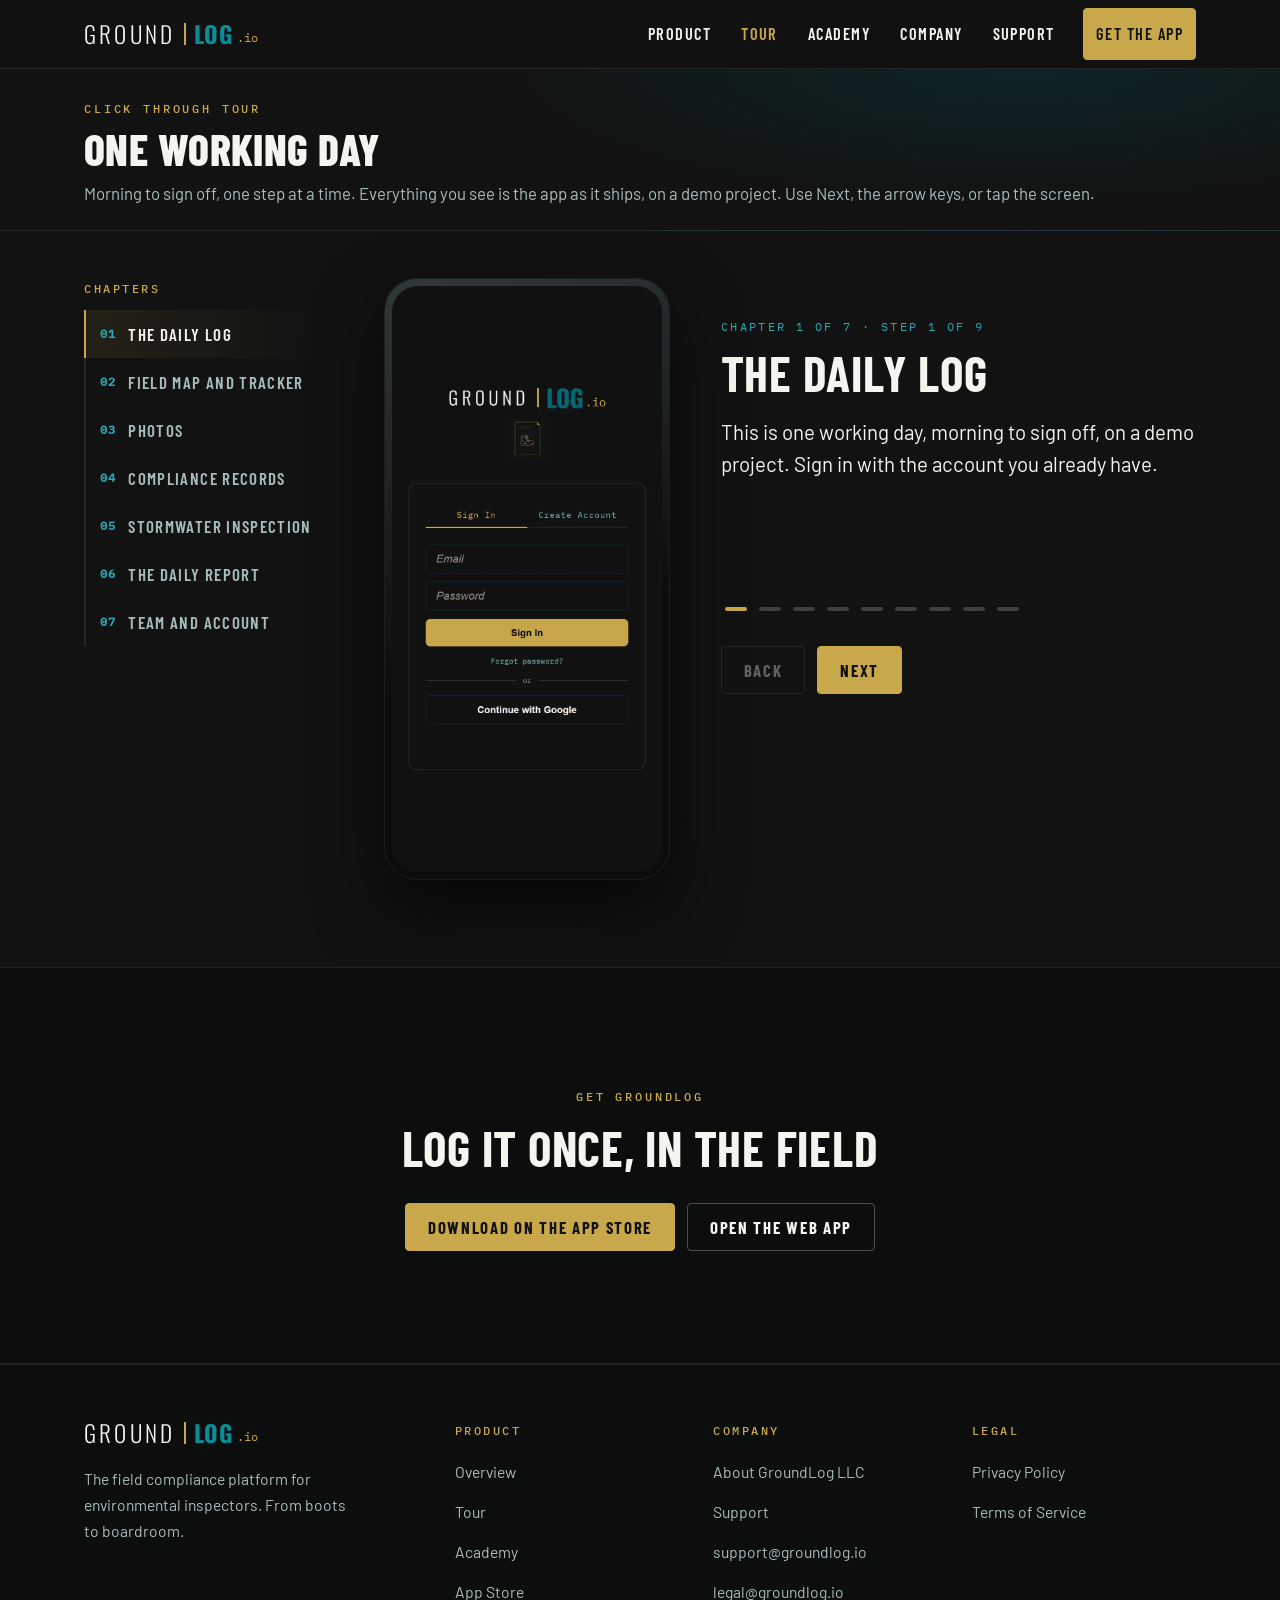
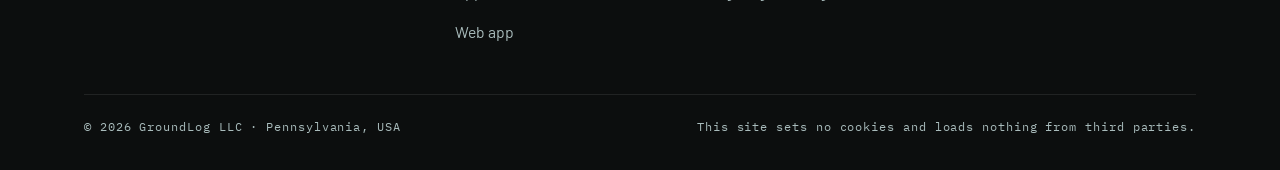
<file: tour/index.html>
<!DOCTYPE html>
<html lang="en">
<head>
<meta charset="utf-8">
<meta name="viewport" content="width=device-width, initial-scale=1">
<title>Tour | GroundLog</title>
<meta name="description" content="Click through one working day in GroundLog: the daily log, the field map and tracker, photos, compliance records, a stormwater inspection, the daily report and the team.">
<link rel="canonical" href="https://groundlog.io/tour/">
<meta name="theme-color" content="#121212">
<meta property="og:type" content="website">
<meta property="og:site_name" content="GroundLog">
<meta property="og:title" content="Tour | GroundLog">
<meta property="og:description" content="Click through one working day in GroundLog: the daily log, the field map and tracker, photos, compliance records, a stormwater inspection, the daily report and the team.">
<meta property="og:url" content="https://groundlog.io/tour/">
<meta property="og:image" content="https://groundlog.io/assets/brand/og-1200x630.png">
<meta name="twitter:card" content="summary_large_image">
<link rel="icon" type="image/png" sizes="48x48" href="/assets/brand/favicon-48.png">
<link rel="icon" type="image/png" sizes="192x192" href="/assets/brand/icon-192.png">
<link rel="apple-touch-icon" href="/assets/brand/apple-touch-icon.png">
<link rel="preload" href="/assets/fonts/barlow-condensed-700.woff2" as="font" type="font/woff2" crossorigin>
<link rel="preload" href="/assets/fonts/barlow-400.woff2" as="font" type="font/woff2" crossorigin>
<link rel="stylesheet" href="/assets/fonts/fonts.css?v=2026-11-13b">
<link rel="stylesheet" href="/assets/site.css?v=2026-11-13b">
</head>
<body>
<a class="skip" href="#main">Skip to content</a>
<header class="site-head">
  <div class="wrap">
    <a class="wm" href="/" aria-label="GroundLog home">
      <span class="wm-ground" aria-hidden="true">GROUND</span><span class="wm-bar" aria-hidden="true"></span><span class="wm-log" aria-hidden="true">LOG</span><span class="wm-io" aria-hidden="true">.io</span>
    </a>
    <button class="nav-toggle" type="button" aria-expanded="false" aria-controls="site-nav" aria-label="Menu">
      <svg viewBox="0 0 24 24" fill="none" stroke="currentColor" stroke-width="2" stroke-linecap="round" aria-hidden="true"><path d="M4 7h16M4 12h16M4 17h16"/></svg>
    </button>
    <nav class="nav" id="site-nav" aria-label="Main">
      <a href="/#product">Product</a>
      <a href="/tour/" aria-current="page">Tour</a>
      <a href="/academy/">Academy</a>
      <a href="/company/">Company</a>
      <a href="/support/">Support</a>
      <a class="btn btn-sm" href="https://apps.apple.com/us/app/id6766680599">Get the app</a>
    </nav>
  </div>
</header>
<main id="main">
<section class="page-head tight">
  <div class="wrap">
    <span class="eyebrow">Click through tour</span>
    <h1 class="h1">One working day</h1>
    <p class="lede">Morning to sign off, one step at a time. Everything you see is the app as it ships, on a demo project. Use Next, the arrow keys, or tap the screen.</p>
  </div>
</section>
<div class="wrap">
  <div class="tour" id="tour" hidden>
    <nav class="tour-chapters" aria-label="Tour chapters"><h2>Chapters</h2><ul></ul></nav>
    <div class="tour-stage"><div class="phone"><img src="/assets/tour/daily-log-01.webp" width="786" height="1704" alt=""></div></div>
    <div class="tour-panel">
      <p class="tour-count" aria-hidden="true"></p>
      <h2 class="h2 tour-title"></h2>
      <p class="tour-text" aria-live="polite"></p>
      <div class="tour-dots" role="group" aria-label="Steps in this chapter"></div>
      <div class="btn-row">
        <button class="btn btn-ghost" type="button" data-go="back">Back</button>
        <button class="btn" type="button" data-go="next">Next</button>
      </div>
      <p class="tour-watch">Rather watch it? <a href="/academy/">This chapter as a narrated clip</a>.</p>
    </div>
  </div>
  <div class="tour-static">
    <section class="chapter" id="daily-log" data-clip="">
      <span class="eyebrow">Chapter 1 of 7</span>
      <h2 class="h2">The daily log</h2>
      <ol>
        <li><div class="phone"><img src="/assets/tour/daily-log-01.webp" width="786" height="1704" loading="lazy" alt="GroundLog sign in screen with email, password and Continue with Google"></div><p>This is one working day, morning to sign off, on a demo project. Sign in with the account you already have.</p></li>
        <li><div class="phone"><img src="/assets/tour/daily-log-02.webp" width="786" height="1704" loading="lazy" alt="Daily log with the Project and Report Info card filled in for the demo project"></div><p>A new day. The app notices, carries your open items over, and keeps yesterday where it was. Start fresh, and this is your daily log. A digital field notebook built from cards, already set up for your project.</p></li>
        <li><div class="phone"><img src="/assets/tour/daily-log-03.webp" width="786" height="1704" loading="lazy" alt="Project list opened from the project chip at the top of the app"></div><p>Everything lives inside a project. The chip at the top always tells you which one you are in. Firms with several sites switch here.</p></li>
        <li><div class="phone"><img src="/assets/tour/daily-log-04.webp" width="786" height="1704" loading="lazy" alt="Daily timesheet card with time in at 7:00 AM and a 30 minute lunch"></div><p>Set your time in and the day starts tracking itself. Hours and mileage add up on their own.</p></li>
        <li><div class="phone"><img src="/assets/tour/daily-log-05.webp" width="786" height="1704" loading="lazy" alt="Weather card filled with temperatures, wind, rainfall and a seven day rain outlook"></div><p>Weather fills itself for your location. Temperatures, wind, rain, sunrise and sunset. Ready for the report.</p></li>
        <li><div class="phone"><img src="/assets/tour/daily-log-06.webp" width="786" height="1704" loading="lazy" alt="Regulatory and incident flags with a turbid discharge flag checked and a note typed"></div><p>The compliance checklist keeps your walkdown honest. Regulatory flags, a turbid discharge, a storm event, drop straight into the log.</p></li>
        <li><div class="phone"><img src="/assets/tour/daily-log-07.webp" width="786" height="1704" loading="lazy" alt="Inspection summary card with observation chips and a note being typed"></div><p>Add the details in your own words. Every text field grows with what you write.</p></li>
        <li><div class="phone"><img src="/assets/tour/daily-log-08.webp" width="786" height="1704" loading="lazy" alt="Calendar day view of an earlier log with its contractor, hours and summary"></div><p>The calendar shows every day you have logged. Yesterday is one tap away, and today carries forward what it should.</p></li>
        <li><div class="phone"><img src="/assets/tour/daily-log-09.webp" width="786" height="1704" loading="lazy" alt="More menu showing every page: daily log, calendar, compliance, timesheet, field map, reports, photos, docs, project space, academy and settings"></div><p>Every page is one tap away. Map, photos, calendar, and the rest under More.</p></li>
      </ol>
    </section>
    <section class="chapter" id="field-map" data-clip="02-field-map-and-tracker">
      <span class="eyebrow">Chapter 2 of 7</span>
      <h2 class="h2">Field map and tracker</h2>
      <ol>
        <li><div class="phone"><img src="/assets/tour/field-map-01.webp" width="786" height="1704" loading="lazy" alt="Satellite field map of the demo site with drawn disturbance and seeding areas"></div><p>The field map is where GroundLog tracks real work on real ground. Your site, on satellite, with every layer you have drawn.</p></li>
        <li><div class="phone"><img src="/assets/tour/field-map-02.webp" width="786" height="1704" loading="lazy" alt="Category picker over the map: ground disturbance, silt fence and seeding"></div><p>Every tracker category starts from a template. Seeding, ground disturbance, linear practices like silt fence. Pick the closest one. Everything stays editable.</p></li>
        <li><div class="phone"><img src="/assets/tour/field-map-03.webp" width="786" height="1704" loading="lazy" alt="Ground disturbance category with its states: active, inactive, temporary stabilization and final stabilization"></div><p>A category is built from states. Each state has its own color and its own progress. Ground disturbance runs active, inactive, temporary, final, closeout.</p></li>
        <li><div class="phone"><img src="/assets/tour/field-map-04.webp" width="786" height="1704" loading="lazy" alt="Layer details for a ground disturbance area: date, 14.85 acres, coordinates and notes"></div><p>Tap any layer and you get its acreage, its date, its state, and what went down on it.</p></li>
        <li><div class="phone"><img src="/assets/tour/field-map-05.webp" width="786" height="1704" loading="lazy" alt="Tracker log listing silt fence, seeding and ground disturbance with planned and completed quantities and the open acreage total"></div><p>Now open the tracker log. Every state measured against the plan, acre by acre, automatically. And the number the permit cares about: total open right now, against the cap. Nobody adds it up by hand.</p></li>
      </ol>
    </section>
    <section class="chapter" id="photos" data-clip="03-photos">
      <span class="eyebrow">Chapter 3 of 7</span>
      <h2 class="h2">Photos</h2>
      <ol>
        <li><div class="phone"><img src="/assets/tour/photos-01.webp" width="786" height="1704" loading="lazy" alt="Photos page grouped by date, newest first"></div><p>The Photos page groups your day for you. Newest first, by date. Every one stamped with the time and where you were standing.</p></li>
        <li><div class="phone"><img src="/assets/tour/photos-02.webp" width="786" height="1704" loading="lazy" alt="A stamped photo opened with stormwater and seed tag labels applied"></div><p>Open a photo and tag it. Tag it for the stormwater inspection, or for the seeding record, and it flows to that report on its own.</p></li>
        <li><div class="phone"><img src="/assets/tour/photos-03.webp" width="786" height="1704" loading="lazy" alt="Stamp controls under a photo: GPS, time, project, caption, tags and watermark can each be switched"></div><p>The stamp is a rendering, not paint. The clean original is always kept, and every element of the stamp can be turned off per photo, forever.</p></li>
        <li><div class="phone"><img src="/assets/tour/photos-04.webp" width="786" height="1704" loading="lazy" alt="A photo pin opened on the map showing the picture taken at that spot"></div><p>Every photo is also a pin on the map, where you were standing when you took it. Show today&#x27;s, a date range, or all of them, and tap a pin to see the shot.</p></li>
        <li><div class="phone"><img src="/assets/tour/photos-05.webp" width="786" height="1704" loading="lazy" alt="List of tracker entries to link the photo to"></div><p>From the pin, link the photo to the work it shows. The layer keeps it, and the photo remembers the layer. Evidence, both directions.</p></li>
      </ol>
    </section>
    <section class="chapter" id="compliance" data-clip="04-compliance-records">
      <span class="eyebrow">Chapter 4 of 7</span>
      <h2 class="h2">Compliance records</h2>
      <ol>
        <li><div class="phone"><img src="/assets/tour/compliance-01.webp" width="786" height="1704" loading="lazy" alt="Compliance log with status and level filters and one open entry"></div><p>Compliance is a running record, not a form you fill once. Every observation is an entry with a date, a location and a status.</p></li>
        <li><div class="phone"><img src="/assets/tour/compliance-02.webp" width="786" height="1704" loading="lazy" alt="New compliance entry form with level, location and description filled in"></div><p>Add one from the field. What you saw, where, how serious, with a photo. It is in the record the moment you save.</p></li>
        <li><div class="phone"><img src="/assets/tour/compliance-03.webp" width="786" height="1704" loading="lazy" alt="New agency visit form with the agency, the inspector and visit notes"></div><p>An agency walks the site. The visit is its own record. Who came, what they saw, what they asked for. One tap writes the summary into the daily log, and the running visit log exports on its own.</p></li>
        <li><div class="phone"><img src="/assets/tour/compliance-04.webp" width="786" height="1704" loading="lazy" alt="New spill record form with the responsible person, the substance and the quantity"></div><p>A spill gets the same treatment. What was released, how much, and where. The record asks what the incident form asks, runs the reportability test for your state, and keeps a timed log of who you notified and when.</p></li>
        <li><div class="phone"><img src="/assets/tour/compliance-05.webp" width="786" height="1704" loading="lazy" alt="Open items list with due dates"></div><p>Open items are your to do list on the site. Add one, give it a due date, and it will find you. Resolve it with a note. The history stays.</p></li>
      </ol>
    </section>
    <section class="chapter" id="inspection" data-clip="05-stormwater-inspection">
      <span class="eyebrow">Chapter 5 of 7</span>
      <h2 class="h2">Stormwater inspection</h2>
      <ol>
        <li><div class="phone"><img src="/assets/tour/inspection-01.webp" width="786" height="1704" loading="lazy" alt="Reports page with the running list of stormwater inspections, each marked draft or completed"></div><p>Stormwater inspections are kept on the Reports page. Here is the running list, newest on top, each one marked draft or completed.</p></li>
        <li><div class="phone"><img src="/assets/tour/inspection-02.webp" width="786" height="1704" loading="lazy" alt="A new stormwater inspection with the inspection info section and the inspector line filled in"></div><p>Start today&#x27;s. The header already knows who you are, your credential and the permit. Everything else carries forward from last time.</p></li>
        <li><div class="phone"><img src="/assets/tour/inspection-03.webp" width="786" height="1704" loading="lazy" alt="Disturbed area summary with acres by state and the refresh from tracker button"></div><p>The disturbed area summary refreshes from the tracker log. One tap, and the acres are the acres you drew.</p></li>
        <li><div class="phone"><img src="/assets/tour/inspection-04.webp" width="786" height="1704" loading="lazy" alt="Drainage areas section with one area marked acceptable and one marked deficient with a note"></div><p>Drainage areas and discharge points carry forward from the last inspection. Mark them acceptable in one tap. Flip one to deficient and the note opens.</p></li>
        <li><div class="phone"><img src="/assets/tour/inspection-05.webp" width="786" height="1704" loading="lazy" alt="Erosion and sediment control practices as rows: installed, condition, maintenance and corrective action"></div><p>Every practice from the SWPPP is a row. Installed, condition, maintenance, corrective action.</p></li>
        <li><div class="phone"><img src="/assets/tour/inspection-06.webp" width="786" height="1704" loading="lazy" alt="Corrective actions section carrying an open item from the compliance log"></div><p>Corrective actions collect themselves from what you flagged. Add your own if you need to.</p></li>
        <li><div class="phone"><img src="/assets/tour/inspection-07.webp" width="786" height="1704" loading="lazy" alt="Photographic documentation section of the inspection"></div><p>Photos you tagged for stormwater since the last inspection are already here.</p></li>
        <li><div class="phone"><img src="/assets/tour/inspection-08.webp" width="786" height="1704" loading="lazy" alt="Signature pad with a signature drawn on the screen"></div><p>Sign it on the screen, with a finger or a stylus. Complete locks the record, and offers to carry what you flagged into the compliance log. Reopening asks you to confirm, because this is a regulatory record.</p></li>
        <li><div class="phone"><img src="/assets/tour/inspection-09.webp" width="786" height="1704" loading="lazy" alt="Export PDF prompt over a completed and locked inspection"></div><p>Export a PDF or a Word file in the format the agency expects, and send it from your phone.</p></li>
      </ol>
    </section>
    <section class="chapter" id="daily-report" data-clip="">
      <span class="eyebrow">Chapter 6 of 7</span>
      <h2 class="h2">The daily report</h2>
      <ol>
        <li><div class="phone"><img src="/assets/tour/daily-report-01.webp" width="786" height="1704" loading="lazy" alt="Timesheet card with time out at 3:30 PM and 8 hours on site"></div><p>End of the day. Time Out logs the time, and the hours are already added up.</p></li>
        <li><div class="phone"><img src="/assets/tour/daily-report-02.webp" width="786" height="1704" loading="lazy" alt="Generate report prompt: turn today&#x27;s field log into a formal compliance report"></div><p>One button turns the day into a report. If you turn it on, a narrative draft writes itself from your entries. It is yours to edit, and it only sees what you allowed.</p></li>
        <li><div class="phone"><img src="/assets/tour/daily-report-03.webp" width="786" height="1704" loading="lazy" alt="Report branding settings with logo size, primary and accent colors and a sample report header"></div><p>The cover carries your firm&#x27;s logo and colors, set once per project. Weather, checklist, compliance, photos with captions. Nothing retyped.</p></li>
        <li><div class="phone"><img src="/assets/tour/daily-report-04.webp" width="786" height="1704" loading="lazy" alt="Reports page with inspections and the archive of daily reports as PDF and Word files"></div><p>Every report is kept. Open any day again, export any version again.</p></li>
        <li><div class="phone"><img src="/assets/tour/daily-report-05.webp" width="786" height="1704" loading="lazy" alt="Submit the day dialog listing what becomes visible to project members"></div><p>Submit the day to the project. Your reviewer gets it. You are done for the day.</p></li>
      </ol>
    </section>
    <section class="chapter" id="team" data-clip="">
      <span class="eyebrow">Chapter 7 of 7</span>
      <h2 class="h2">Team and account</h2>
      <ol>
        <li><div class="phone"><img src="/assets/tour/team-01.webp" width="786" height="1704" loading="lazy" alt="More menu showing every page of the app"></div><p>Under More: every page, your project, your team, your account.</p></li>
        <li><div class="phone"><img src="/assets/tour/team-02.webp" width="786" height="1704" loading="lazy" alt="Jurisdiction settings: preset, state, spill hotline and reporting note"></div><p>Every project carries its jurisdiction. The agencies, the permit program, the notification clocks. Set once, and every record you saw already knew.</p></li>
        <li><div class="phone"><img src="/assets/tour/team-03.webp" width="786" height="1704" loading="lazy" alt="Invite dialog with four roles: Glasses, Reviewer, Boots and Lead"></div><p>Invite a teammate with a link or a QR code. Roles set what they can change, never what they can see.</p></li>
        <li><div class="phone"><img src="/assets/tour/team-04.webp" width="786" height="1704" loading="lazy" alt="Account settings: appearance, security and linked sign in methods"></div><p>Your account is yours. Your name, your sign in methods, your data. A firm is a layer on top. The account stays with you.</p></li>
        <li><div class="phone"><img src="/assets/tour/team-05.webp" width="786" height="1704" loading="lazy" alt="Log Recovery list of safety copies of daily logs, each with a Restore button"></div><p>Every daily log is vaulted before anything replaces it. Log Recovery brings a day back in one tap.</p></li>
      </ol>
    </section>
  </div>
</div>
<section class="sec sec-alt cta-band">
  <div class="wrap">
    <span class="eyebrow">Get GroundLog</span>
    <h2 class="h2" style="margin-top:14px">Log it once, in the field</h2>
    <div class="btn-row">
      <a class="btn" href="https://apps.apple.com/us/app/id6766680599">Download on the App Store</a>
      <a class="btn btn-ghost" href="https://app.groundlog.io">Open the web app</a>
    </div>
  </div>
</section>
</main>
<footer class="site-foot">
  <div class="wrap">
    <div class="foot-grid">
      <div class="foot-about">
        <a class="wm" href="/" aria-label="GroundLog home">
          <span class="wm-ground" aria-hidden="true">GROUND</span><span class="wm-bar" aria-hidden="true"></span><span class="wm-log" aria-hidden="true">LOG</span><span class="wm-io" aria-hidden="true">.io</span>
        </a>
        <p>The field compliance platform for environmental inspectors. From boots to boardroom.</p>
      </div>
      <div>
        <h2>Product</h2>
        <ul>
          <li><a href="/#product">Overview</a></li>
          <li><a href="/tour/">Tour</a></li>
          <li><a href="/academy/">Academy</a></li>
          <li><a href="https://apps.apple.com/us/app/id6766680599">App Store</a></li>
          <li><a href="https://app.groundlog.io">Web app</a></li>
        </ul>
      </div>
      <div>
        <h2>Company</h2>
        <ul>
          <li><a href="/company/">About GroundLog LLC</a></li>
          <li><a href="/support/">Support</a></li>
          <li><a href="mailto:support@groundlog.io">support@groundlog.io</a></li>
          <li><a href="mailto:legal@groundlog.io">legal@groundlog.io</a></li>
        </ul>
      </div>
      <div>
        <h2>Legal</h2>
        <ul>
          <li><a href="/privacy/">Privacy Policy</a></li>
          <li><a href="/terms/">Terms of Service</a></li>
        </ul>
      </div>
    </div>
    <div class="foot-base">
      <span>&copy; 2026 GroundLog LLC &middot; Pennsylvania, USA</span>
      <span>This site sets no cookies and loads nothing from third parties.</span>
    </div>
  </div>
</footer>
<script src="/assets/site.js?v=2026-11-13b" defer></script>
<script src="/assets/tour.js?v=2026-11-13b" defer></script>
</body>
</html>
</file>
<file: assets/fonts/fonts.css>
/* Brand fonts, served from this site (SIL Open Font License). No third party requests. */
@font-face{font-family:'Barlow';font-style:normal;font-weight:400;font-display:swap;src:url('/assets/fonts/barlow-400.woff2') format('woff2');unicode-range:U+0000-00FF, U+0131, U+0152-0153, U+02BB-02BC, U+02C6, U+02DA, U+02DC, U+0304, U+0308, U+0329, U+2000-206F, U+20AC, U+2122, U+2191, U+2193, U+2212, U+2215, U+FEFF, U+FFFD}
@font-face{font-family:'Barlow';font-style:normal;font-weight:500;font-display:swap;src:url('/assets/fonts/barlow-500.woff2') format('woff2');unicode-range:U+0000-00FF, U+0131, U+0152-0153, U+02BB-02BC, U+02C6, U+02DA, U+02DC, U+0304, U+0308, U+0329, U+2000-206F, U+20AC, U+2122, U+2191, U+2193, U+2212, U+2215, U+FEFF, U+FFFD}
@font-face{font-family:'Barlow';font-style:normal;font-weight:600;font-display:swap;src:url('/assets/fonts/barlow-600.woff2') format('woff2');unicode-range:U+0000-00FF, U+0131, U+0152-0153, U+02BB-02BC, U+02C6, U+02DA, U+02DC, U+0304, U+0308, U+0329, U+2000-206F, U+20AC, U+2122, U+2191, U+2193, U+2212, U+2215, U+FEFF, U+FFFD}
@font-face{font-family:'Barlow Condensed';font-style:normal;font-weight:600;font-display:swap;src:url('/assets/fonts/barlow-condensed-600.woff2') format('woff2');unicode-range:U+0000-00FF, U+0131, U+0152-0153, U+02BB-02BC, U+02C6, U+02DA, U+02DC, U+0304, U+0308, U+0329, U+2000-206F, U+20AC, U+2122, U+2191, U+2193, U+2212, U+2215, U+FEFF, U+FFFD}
@font-face{font-family:'Barlow Condensed';font-style:normal;font-weight:700;font-display:swap;src:url('/assets/fonts/barlow-condensed-700.woff2') format('woff2');unicode-range:U+0000-00FF, U+0131, U+0152-0153, U+02BB-02BC, U+02C6, U+02DA, U+02DC, U+0304, U+0308, U+0329, U+2000-206F, U+20AC, U+2122, U+2191, U+2193, U+2212, U+2215, U+FEFF, U+FFFD}
@font-face{font-family:'Barlow Condensed';font-style:normal;font-weight:800;font-display:swap;src:url('/assets/fonts/barlow-condensed-800.woff2') format('woff2');unicode-range:U+0000-00FF, U+0131, U+0152-0153, U+02BB-02BC, U+02C6, U+02DA, U+02DC, U+0304, U+0308, U+0329, U+2000-206F, U+20AC, U+2122, U+2191, U+2193, U+2212, U+2215, U+FEFF, U+FFFD}
@font-face{font-family:'IBM Plex Mono';font-style:normal;font-weight:400;font-display:swap;src:url('/assets/fonts/ibm-plex-mono-400.woff2') format('woff2');unicode-range:U+0000-00FF, U+0131, U+0152-0153, U+02BB-02BC, U+02C6, U+02DA, U+02DC, U+0304, U+0308, U+0329, U+2000-206F, U+20AC, U+2122, U+2191, U+2193, U+2212, U+2215, U+FEFF, U+FFFD}
@font-face{font-family:'IBM Plex Mono';font-style:normal;font-weight:500;font-display:swap;src:url('/assets/fonts/ibm-plex-mono-500.woff2') format('woff2');unicode-range:U+0000-00FF, U+0131, U+0152-0153, U+02BB-02BC, U+02C6, U+02DA, U+02DC, U+0304, U+0308, U+0329, U+2000-206F, U+20AC, U+2122, U+2191, U+2193, U+2212, U+2215, U+FEFF, U+FFFD}
@font-face{font-family:'Oswald';font-style:normal;font-weight:300;font-display:swap;src:url('/assets/fonts/oswald-var.woff2') format('woff2');unicode-range:U+0000-00FF, U+0131, U+0152-0153, U+02BB-02BC, U+02C6, U+02DA, U+02DC, U+0304, U+0308, U+0329, U+2000-206F, U+20AC, U+2122, U+2191, U+2193, U+2212, U+2215, U+FEFF, U+FFFD}
@font-face{font-family:'Oswald';font-style:normal;font-weight:700;font-display:swap;src:url('/assets/fonts/oswald-var.woff2') format('woff2');unicode-range:U+0000-00FF, U+0131, U+0152-0153, U+02BB-02BC, U+02C6, U+02DA, U+02DC, U+0304, U+0308, U+0329, U+2000-206F, U+20AC, U+2122, U+2191, U+2193, U+2212, U+2215, U+FEFF, U+FFFD}
</file>
<file: assets/site.css>
/* GroundLog site. Brand tokens match the app's :root (brand kit README, 8/27). */
:root{
  --bg:#121212;
  --bg-deep:#0c0e0e;
  --card:#1f1f1f;
  --card-2:#181b1b;
  --teal:#006B75;
  --teal-hi:#2aa7b3;
  --teal-glow:rgba(0,107,117,.22);
  --amber:#C9A84C;
  --amber-hi:#d8b95f;
  --text:#F5F5F0;
  --muted:#a9bcbc;
  --line:rgba(42,167,179,.22);
  --line-soft:rgba(245,245,240,.09);
  --wrap:1160px;
  --radius:10px;
  --head:'Barlow Condensed','Arial Narrow',sans-serif;
  --body:'Barlow','Segoe UI',system-ui,sans-serif;
  --mono:'IBM Plex Mono',ui-monospace,Consolas,monospace;
  --mark:'Oswald','Barlow Condensed',sans-serif;
}

*,*::before,*::after{box-sizing:border-box}
html{scroll-behavior:smooth;-webkit-text-size-adjust:100%;scroll-padding-top:84px}
body{margin:0;background:var(--bg);color:var(--text);font-family:var(--body);font-size:17px;line-height:1.65;-webkit-font-smoothing:antialiased}
img,video,svg{max-width:100%}
img{height:auto}
h1,h2,h3,p,ul,ol,figure{margin:0}
ul,ol{padding:0;list-style:none}
a{color:var(--teal-hi);text-decoration:none}
a:hover{text-decoration:underline}
:focus-visible{outline:2px solid var(--amber);outline-offset:3px;border-radius:3px}
[hidden]{display:none!important}

.wrap{max-width:var(--wrap);margin:0 auto;padding:0 24px}
.skip{position:absolute;left:12px;top:-60px;z-index:100;background:var(--amber);color:#121212;padding:10px 16px;border-radius:4px;font-weight:600}
.skip:focus{top:12px}
.sr{position:absolute;width:1px;height:1px;overflow:hidden;clip:rect(0 0 0 0);white-space:nowrap}

/* ── header ── */
.site-head{position:sticky;top:0;z-index:50;background:rgba(18,18,18,.88);backdrop-filter:blur(12px);-webkit-backdrop-filter:blur(12px);border-bottom:1px solid var(--line-soft)}
.site-head .wrap{display:flex;align-items:center;justify-content:space-between;gap:20px;min-height:68px}
.wm{display:inline-flex;align-items:center;line-height:1;text-decoration:none;color:var(--text)}
.wm:hover{text-decoration:none}
.wm-ground{font-family:var(--mark);font-weight:300;font-size:1.45rem;letter-spacing:.14em}
.wm-bar{width:2px;height:1.35rem;background:var(--amber);margin:0 .5rem}
.wm-log{font-family:var(--mark);font-weight:700;font-size:1.45rem;letter-spacing:.04em;color:#0a8c99}
.wm-io{font-family:var(--mono);font-size:.78rem;color:var(--amber);align-self:flex-end;margin:0 0 .12rem .2rem}
.nav{display:flex;align-items:center;gap:6px}
.nav a{font-family:var(--head);font-weight:600;font-size:1.02rem;letter-spacing:.09em;text-transform:uppercase;color:var(--text);padding:12px 12px;border-radius:4px}
.nav a:hover{color:var(--amber);text-decoration:none}
.nav a[aria-current="page"]{color:var(--amber)}
.nav .btn{margin-left:10px;color:#121212}
.nav .btn:hover{color:#121212}
.nav-toggle{display:none;background:none;border:1px solid var(--line);color:var(--text);border-radius:6px;width:48px;height:48px;align-items:center;justify-content:center;cursor:pointer}
.nav-toggle svg{width:22px;height:22px}

/* ── buttons ── */
.btn{display:inline-flex;align-items:center;justify-content:center;gap:.55em;min-height:48px;padding:0 22px;border-radius:4px;border:1px solid var(--amber);background:var(--amber);color:#121212;font-family:var(--head);font-weight:700;font-size:1.05rem;letter-spacing:.1em;text-transform:uppercase;text-decoration:none;cursor:pointer;transition:background .18s,border-color .18s,color .18s,transform .18s}
.btn:hover{background:var(--amber-hi);border-color:var(--amber-hi);text-decoration:none}
.btn:active{transform:translateY(1px)}
.btn:disabled{opacity:.35;cursor:default;pointer-events:none}
.btn-ghost{background:transparent;border-color:rgba(245,245,240,.28);color:var(--text)}
.btn-ghost:hover{background:rgba(245,245,240,.06);border-color:var(--teal-hi);color:#fff}
.btn-teal{background:var(--teal);border-color:var(--teal);color:#fff}
.btn-teal:hover{background:#007f8b;border-color:#007f8b}
.btn-sm{min-height:44px;padding:0 16px;font-size:.95rem}
.btn-row{display:flex;flex-wrap:wrap;gap:12px}

/* ── type ── */
.eyebrow{font-family:var(--mono);font-size:.74rem;font-weight:500;letter-spacing:.24em;text-transform:uppercase;color:var(--amber)}
.h1{font-family:var(--head);font-weight:800;font-size:clamp(2.6rem,5.4vw,4.2rem);line-height:1;letter-spacing:.01em;text-transform:uppercase;text-wrap:balance}
.h2{font-family:var(--head);font-weight:700;font-size:clamp(2rem,4.2vw,3.1rem);line-height:1.04;letter-spacing:.015em;text-transform:uppercase}
.h3{font-family:var(--head);font-weight:700;font-size:1.45rem;line-height:1.15;letter-spacing:.04em;text-transform:uppercase}
.lede{font-size:clamp(1.08rem,1.5vw,1.25rem);color:var(--muted);max-width:60ch;text-wrap:pretty}
p,li{text-wrap:pretty}
.h2,.h3{text-wrap:balance}
.teal{color:#1b9aa6}
.amber{color:var(--amber)}
.muted{color:var(--muted)}

/* ── sections ── */
.sec{padding:clamp(64px,9vw,112px) 0;position:relative}
.sec-alt{background:var(--bg-deep);border-top:1px solid var(--line-soft);border-bottom:1px solid var(--line-soft)}
.sec-head{max-width:760px;margin-bottom:clamp(36px,5vw,60px)}
.sec-head .eyebrow{display:block;margin-bottom:14px}
.sec-head .lede{margin-top:16px}
.sec-head.center{margin-left:auto;margin-right:auto;text-align:center}
.sec-head.center .lede{margin-left:auto;margin-right:auto}

/* ── hero ── */
.hero{position:relative;overflow:hidden;padding:clamp(48px,7vw,96px) 0 clamp(56px,8vw,104px)}
.hero-bg{position:absolute;inset:0;z-index:0;pointer-events:none}
.hero-bg svg{width:100%;height:100%;opacity:.1}
.hero-bg::after{content:"";position:absolute;inset:0;background:radial-gradient(ellipse 60% 70% at 72% 48%,var(--teal-glow) 0%,transparent 70%),linear-gradient(180deg,transparent 70%,var(--bg) 100%)}
.hero .wrap{position:relative;z-index:1;display:grid;grid-template-columns:minmax(0,1.15fr) minmax(0,.85fr);gap:clamp(28px,4vw,56px);align-items:center}
.badge{display:inline-block;font-family:var(--mono);font-size:.7rem;font-weight:500;letter-spacing:.22em;text-transform:uppercase;color:var(--amber);border:1px solid rgba(201,168,76,.4);padding:.45rem .9rem;border-radius:2px;margin-bottom:26px}
.hero .tagline{font-family:var(--head);font-weight:700;font-size:clamp(1.15rem,2vw,1.5rem);letter-spacing:.14em;text-transform:uppercase;color:var(--muted);margin:22px 0 18px}
.hero .tagline b{color:var(--text);font-weight:700}
.hero .btn-row{margin-top:30px}
.hero-note{margin-top:18px;font-family:var(--mono);font-size:.78rem;letter-spacing:.06em;color:var(--muted)}

.phones{position:relative;display:flex;justify-content:center;align-items:center;min-height:520px}
.phone{position:relative;flex:none;border-radius:32px;padding:7px;background:linear-gradient(160deg,#30383a,#0b0d0d 60%);box-shadow:0 0 0 1px rgba(255,255,255,.07),0 30px 70px rgba(0,0,0,.62)}
.phone img{display:block;width:100%;height:auto;aspect-ratio:786/1704;border-radius:26px;background:#121212}
.phones .phone{width:min(46%,268px);z-index:2;box-shadow:0 0 0 1px rgba(255,255,255,.09),0 34px 80px rgba(0,0,0,.7),0 0 90px rgba(0,107,117,.28)}
.phones .phone.side{width:min(37%,214px);z-index:1;opacity:.78;filter:saturate(.9)}
.phones .phone.side.l{margin-right:-9%;transform:translateY(34px)}
.phones .phone.side.r{margin-left:-9%;transform:translateY(34px)}

/* ── three words ── */
.pillars{display:grid;grid-template-columns:repeat(3,1fr);gap:1px;background:var(--line-soft);border:1px solid var(--line-soft);border-radius:var(--radius);overflow:hidden}
.pillar{background:var(--bg);padding:34px 30px}
.pillar .num{font-family:var(--mono);font-size:.74rem;letter-spacing:.2em;color:var(--teal-hi)}
.pillar .h3{margin:12px 0 10px}
.pillar p{color:var(--muted);font-size:1rem}

/* ── cards ── */
.grid-3{display:grid;grid-template-columns:repeat(3,1fr);gap:20px}
.grid-2{display:grid;grid-template-columns:repeat(2,1fr);gap:20px}
.card{background:var(--card);border:1px solid var(--line-soft);border-radius:var(--radius);padding:28px 26px}
.card .h3{margin-bottom:10px}
.card p{color:var(--muted);font-size:1rem}
.card .eyebrow{display:block;margin-bottom:12px;color:var(--teal-hi)}
.card-line{border-left:3px solid var(--teal)}

/* ── feature rows ── */
.feature{display:grid;grid-template-columns:minmax(0,1fr) minmax(0,1fr);gap:clamp(28px,6vw,88px);align-items:center;padding:clamp(40px,6vw,72px) 0;border-top:1px solid var(--line-soft)}
.feature:first-of-type{border-top:0;padding-top:0}
.feature .shot{display:flex;justify-content:center;gap:18px}
.feature .shot .phone{width:min(62%,280px)}
.feature .shot.two .phone{width:min(46%,236px)}
.feature .shot.two .phone:last-child{transform:translateY(36px)}
.feature.flip .shot{order:2}
.feature .eyebrow{display:block;margin-bottom:14px}
.feature .h2{font-size:clamp(1.8rem,3.4vw,2.6rem)}
.feature .say{margin:16px 0 20px;color:var(--muted);font-size:1.08rem}
.ticks li{position:relative;padding:0 0 0 30px;margin:0 0 12px;color:var(--text);font-size:1rem;line-height:1.55}
.ticks li::before{content:"";position:absolute;left:2px;top:.62em;width:14px;height:2px;background:var(--amber)}
.more{display:inline-flex;align-items:center;gap:.5em;margin-top:14px;font-family:var(--head);font-weight:700;letter-spacing:.1em;text-transform:uppercase;font-size:1.02rem;color:var(--teal-hi);min-height:44px}
.more:hover{color:var(--amber);text-decoration:none}
.more::after{content:"\2192";transition:transform .18s}
.more:hover::after{transform:translateX(4px)}

/* ── tour teaser ── */
.strip{display:grid;grid-template-columns:repeat(7,1fr);gap:14px}
.strip a{display:block;text-decoration:none;color:var(--text)}
.strip .phone{border-radius:16px;padding:4px;transition:transform .2s,box-shadow .2s}
.strip .phone img{border-radius:12px}
.strip a:hover .phone{transform:translateY(-6px);box-shadow:0 0 0 1px var(--amber),0 24px 50px rgba(0,0,0,.6)}
.strip span{display:block;margin-top:12px;font-family:var(--head);font-weight:600;font-size:.98rem;letter-spacing:.08em;text-transform:uppercase;text-align:center;line-height:1.2}

/* ── clips ── */
.clips{display:grid;grid-template-columns:repeat(auto-fill,minmax(230px,1fr));gap:26px 22px}
.clip{display:flex;flex-direction:column}
.clip .frame{border-radius:18px;padding:5px;background:linear-gradient(160deg,#30383a,#0b0d0d 60%);box-shadow:0 0 0 1px rgba(255,255,255,.07),0 20px 50px rgba(0,0,0,.5)}
.clip video,.clip .frame img{display:block;width:100%;height:auto;aspect-ratio:786/1704;border-radius:14px;background:#0c0e0e;object-fit:cover}
.clip .meta{display:flex;justify-content:space-between;gap:10px;margin-top:14px;font-family:var(--mono);font-size:.72rem;letter-spacing:.14em;text-transform:uppercase;color:var(--teal-hi)}
.clip .h3{font-size:1.25rem;margin:6px 0 6px}
.clip p{color:var(--muted);font-size:.96rem;line-height:1.5}
.clip details{margin-top:10px;font-size:.93rem;color:var(--muted)}
.clip summary{cursor:pointer;color:var(--teal-hi);font-family:var(--head);font-weight:600;letter-spacing:.08em;text-transform:uppercase;min-height:44px;display:flex;align-items:center}
.clip details p{margin:0 0 10px}
a.clip{text-decoration:none;color:var(--text)}
a.clip:hover .h3{color:var(--amber)}
.play{position:relative}
.play::after{content:"";position:absolute;left:50%;top:50%;width:64px;height:64px;margin:-32px 0 0 -32px;border-radius:50%;background:rgba(18,18,18,.72) url("data:image/svg+xml,%3Csvg xmlns='http://www.w3.org/2000/svg' viewBox='0 0 24 24'%3E%3Cpath fill='%23C9A84C' d='M9 6.5v11l9-5.5z'/%3E%3C/svg%3E") center/34px no-repeat;border:1px solid rgba(201,168,76,.6)}

/* ── cta band ── */
.cta-band{text-align:center}
.cta-band .btn-row{justify-content:center;margin-top:30px}
.cta-band .lede{margin:16px auto 0}

/* ── company block ── */
.facts{display:grid;grid-template-columns:repeat(3,1fr);gap:20px;margin-top:8px}
.fact dt{font-family:var(--mono);font-size:.72rem;letter-spacing:.2em;text-transform:uppercase;color:var(--teal-hi);margin-bottom:8px}
.fact dd{margin:0;font-size:1.05rem}
.fact{background:var(--card);border:1px solid var(--line-soft);border-radius:var(--radius);padding:24px}
.prose{max-width:68ch}
.prose p{margin:0 0 18px;color:var(--muted);font-size:1.08rem}
.prose p strong{color:var(--text);font-weight:600}
.prose h2{margin:44px 0 16px}
.page-head{padding:clamp(48px,7vw,88px) 0 clamp(28px,4vw,48px);border-bottom:1px solid var(--line-soft);background:radial-gradient(ellipse 60% 120% at 80% 0%,var(--teal-glow) 0%,transparent 70%)}
.page-head .eyebrow{display:block;margin-bottom:14px}
.page-head .lede{margin-top:18px}
.page-head.tight{padding:30px 0 22px}
.page-head.tight .h1{font-size:clamp(2.1rem,3.4vw,2.8rem)}
.page-head.tight .lede{margin-top:10px;max-width:none;font-size:1.05rem}
.page-head.tight .eyebrow{margin-bottom:8px}

/* ── footer ── */
.site-foot{border-top:1px solid var(--line-soft);background:var(--bg-deep);padding:56px 0 34px;font-size:.98rem}
.foot-grid{display:grid;grid-template-columns:1.5fr 1fr 1fr 1fr;gap:34px}
.site-foot h2{font-family:var(--mono);font-size:.72rem;font-weight:500;letter-spacing:.22em;text-transform:uppercase;color:var(--amber);margin-bottom:14px}
.site-foot li{margin-bottom:4px}
.site-foot li a{color:var(--muted);display:inline-flex;align-items:center;min-height:36px}
.site-foot li a:hover{color:var(--text)}
.foot-about p{color:var(--muted);margin-top:16px;max-width:36ch}
.foot-base{margin-top:40px;padding-top:22px;border-top:1px solid var(--line-soft);display:flex;flex-wrap:wrap;justify-content:space-between;gap:10px 24px;font-family:var(--mono);font-size:.72rem;letter-spacing:.08em;color:var(--muted)}

/* ── tour ── */
/* The phone's height comes from the screen and its width is worked out from that height
   (--pw), then given to the grid as a fixed column. An "auto" column sized by the picture
   is read differently by Safari (it took the picture's full 786 px and squeezed the text
   column to nothing, 9/28). */
.tour{--ph:clamp(420px,calc(100vh - 300px),700px);--pw:calc((var(--ph) - 14px) * .46127 + 14px);display:grid;grid-template-columns:250px var(--pw) minmax(0,1fr);gap:clamp(24px,4vw,56px);align-items:start;padding:clamp(28px,4vw,48px) 0 clamp(56px,7vw,88px)}
@supports (height:100svh){.tour{--ph:clamp(420px,calc(100svh - 300px),700px)}}
.tour-chapters{position:sticky;top:92px;min-width:0}
.tour-chapters h2{font-family:var(--mono);font-size:.72rem;font-weight:500;letter-spacing:.22em;text-transform:uppercase;color:var(--amber);margin-bottom:12px}
.tour-chapters button{display:flex;width:100%;align-items:center;gap:12px;text-align:left;background:none;border:0;border-left:2px solid var(--line-soft);color:var(--muted);padding:11px 14px;min-height:48px;font-family:var(--head);font-weight:600;font-size:1.06rem;letter-spacing:.08em;text-transform:uppercase;cursor:pointer}
.tour-chapters button:hover{color:var(--text)}
.tour-chapters button[aria-current="true"]{color:var(--text);border-left-color:var(--amber);background:linear-gradient(90deg,rgba(201,168,76,.1),transparent)}
.tour-chapters button .n{font-family:var(--mono);font-size:.72rem;color:var(--teal-hi);letter-spacing:.1em}
.tour-stage{display:flex;justify-content:center}
.tour-stage{min-width:0}
.tour-stage .phone{flex:none;width:var(--pw);height:var(--ph);cursor:pointer;display:block}
.tour-stage .phone img{width:100%;height:100%;object-fit:cover}
.tour-panel{padding-top:clamp(8px,3vw,40px);max-width:520px}
.tour-count{font-family:var(--mono);font-size:.76rem;letter-spacing:.2em;text-transform:uppercase;color:var(--teal-hi)}
.tour-title{margin:10px 0 18px}
.tour-text{font-size:clamp(1.12rem,1.6vw,1.32rem);line-height:1.55;min-height:7.8em}
.tour-dots{display:flex;flex-wrap:wrap;gap:4px;margin:18px 0 22px}
.tour-dots button{width:30px;height:30px;padding:0;background:none;border:0;cursor:pointer;display:flex;align-items:center;justify-content:center}
.tour-dots button::before{content:"";width:22px;height:4px;border-radius:2px;background:rgba(245,245,240,.2);transition:background .18s}
.tour-dots button[aria-current="true"]::before{background:var(--amber)}
.tour-dots button:hover::before{background:var(--teal-hi)}
.tour-watch{margin-top:26px;font-size:.98rem;color:var(--muted)}
.tour-static .chapter{padding:40px 0;border-top:1px solid var(--line-soft)}
.tour-static ol{display:grid;grid-template-columns:repeat(auto-fill,minmax(240px,1fr));gap:30px 22px;margin-top:24px}
.tour-static li p{margin-top:12px;color:var(--muted);font-size:.98rem}
.tour-static .phone{border-radius:20px;padding:5px}
.tour-static .phone img{border-radius:15px}

/* ── responsive ── */
@media (max-width:1020px){
  .strip{grid-template-columns:repeat(4,1fr)}
  .tour{grid-template-columns:var(--pw) minmax(0,1fr)}
  .tour-chapters{grid-column:1/-1;position:static}
  .tour-chapters h2{display:none}
  .tour-chapters ul{display:flex;gap:8px;overflow-x:auto;padding-bottom:8px;scrollbar-width:thin}
  .tour-chapters button{white-space:nowrap;border:1px solid var(--line-soft);border-radius:999px;padding:0 16px;min-height:44px;font-size:.98rem;width:auto}
  .tour-chapters button[aria-current="true"]{border-color:var(--amber);background:rgba(201,168,76,.12)}
}
@media (max-width:880px){
  .nav-toggle{display:inline-flex}
  /* solid, and the header loses its blur while the menu is open: a blurred parent
     lets the page show through a child panel */
  .nav{display:none;position:absolute;left:0;right:0;top:100%;flex-direction:column;align-items:stretch;gap:0;background:#0e1010;border-bottom:1px solid var(--line);padding:10px 24px 22px;box-shadow:0 30px 60px rgba(0,0,0,.6)}
  .site-head:has(.nav.open){background:#0e1010;backdrop-filter:none;-webkit-backdrop-filter:none}
  .nav.open{display:flex}
  .nav a{padding:14px 4px;border-bottom:1px solid var(--line-soft);font-size:1.15rem}
  .nav .btn{margin:16px 0 0;border-bottom:1px solid var(--amber)}
  .hero .wrap{grid-template-columns:1fr}
  .phones{min-height:0;margin-top:12px}
  .feature{grid-template-columns:1fr;gap:30px}
  .feature.flip .shot{order:0}
  .grid-3,.pillars,.facts{grid-template-columns:1fr}
  .grid-2{grid-template-columns:1fr}
  .foot-grid{grid-template-columns:1fr 1fr}
  .foot-about{grid-column:1/-1}
}
@media (max-width:640px){
  body{font-size:16.5px}
  .wrap{padding:0 20px}
  .strip{grid-template-columns:repeat(2,1fr);gap:18px 14px}
  .strip a:last-child{grid-column:1/-1;max-width:50%;margin:0 auto}
  .btn-row .btn{flex:1 1 100%}
  .clips{grid-template-columns:repeat(2,1fr);gap:24px 14px}
  /* block, not grid: a sticky panel inside its own grid area has no room to stick */
  .tour{display:block;padding-top:14px;--ph:clamp(340px,calc(100vh - 386px),620px)}
  @supports (height:100svh){.tour{--ph:clamp(340px,calc(100svh - 386px),620px)}}
  .tour-chapters{margin-bottom:12px}
  .tour-stage{margin-bottom:14px}
  .tour-panel{position:sticky;bottom:0;z-index:20;margin:0 -20px;padding:14px 20px 16px;max-width:none;background:rgba(14,16,16,.96);backdrop-filter:blur(10px);-webkit-backdrop-filter:blur(10px);border-top:1px solid var(--line)}
  .page-head.tight{padding:22px 0 14px}
  .page-head.tight .h1{font-size:2.1rem}
  .page-head.tight .lede{display:none}
  .tour-title{display:none}
  .tour-text{font-size:1.02rem;line-height:1.45;min-height:5.9em;margin-top:6px}
  .tour-dots{margin:8px 0 10px}
  .tour-dots button{width:22px;height:26px}
  .tour-dots button::before{width:16px}
  .tour-panel .btn-row{flex-wrap:nowrap}
  .tour-panel .btn-row .btn{flex:1 1 0;padding:0 10px}
  .tour-watch{display:none}
}
@media (prefers-reduced-motion:reduce){
  html{scroll-behavior:auto}
  *,*::before,*::after{animation:none!important;transition:none!important}
}
@media print{
  .site-head,.site-foot,.btn-row{display:none}
  body{background:#fff;color:#000}
}
</file>
